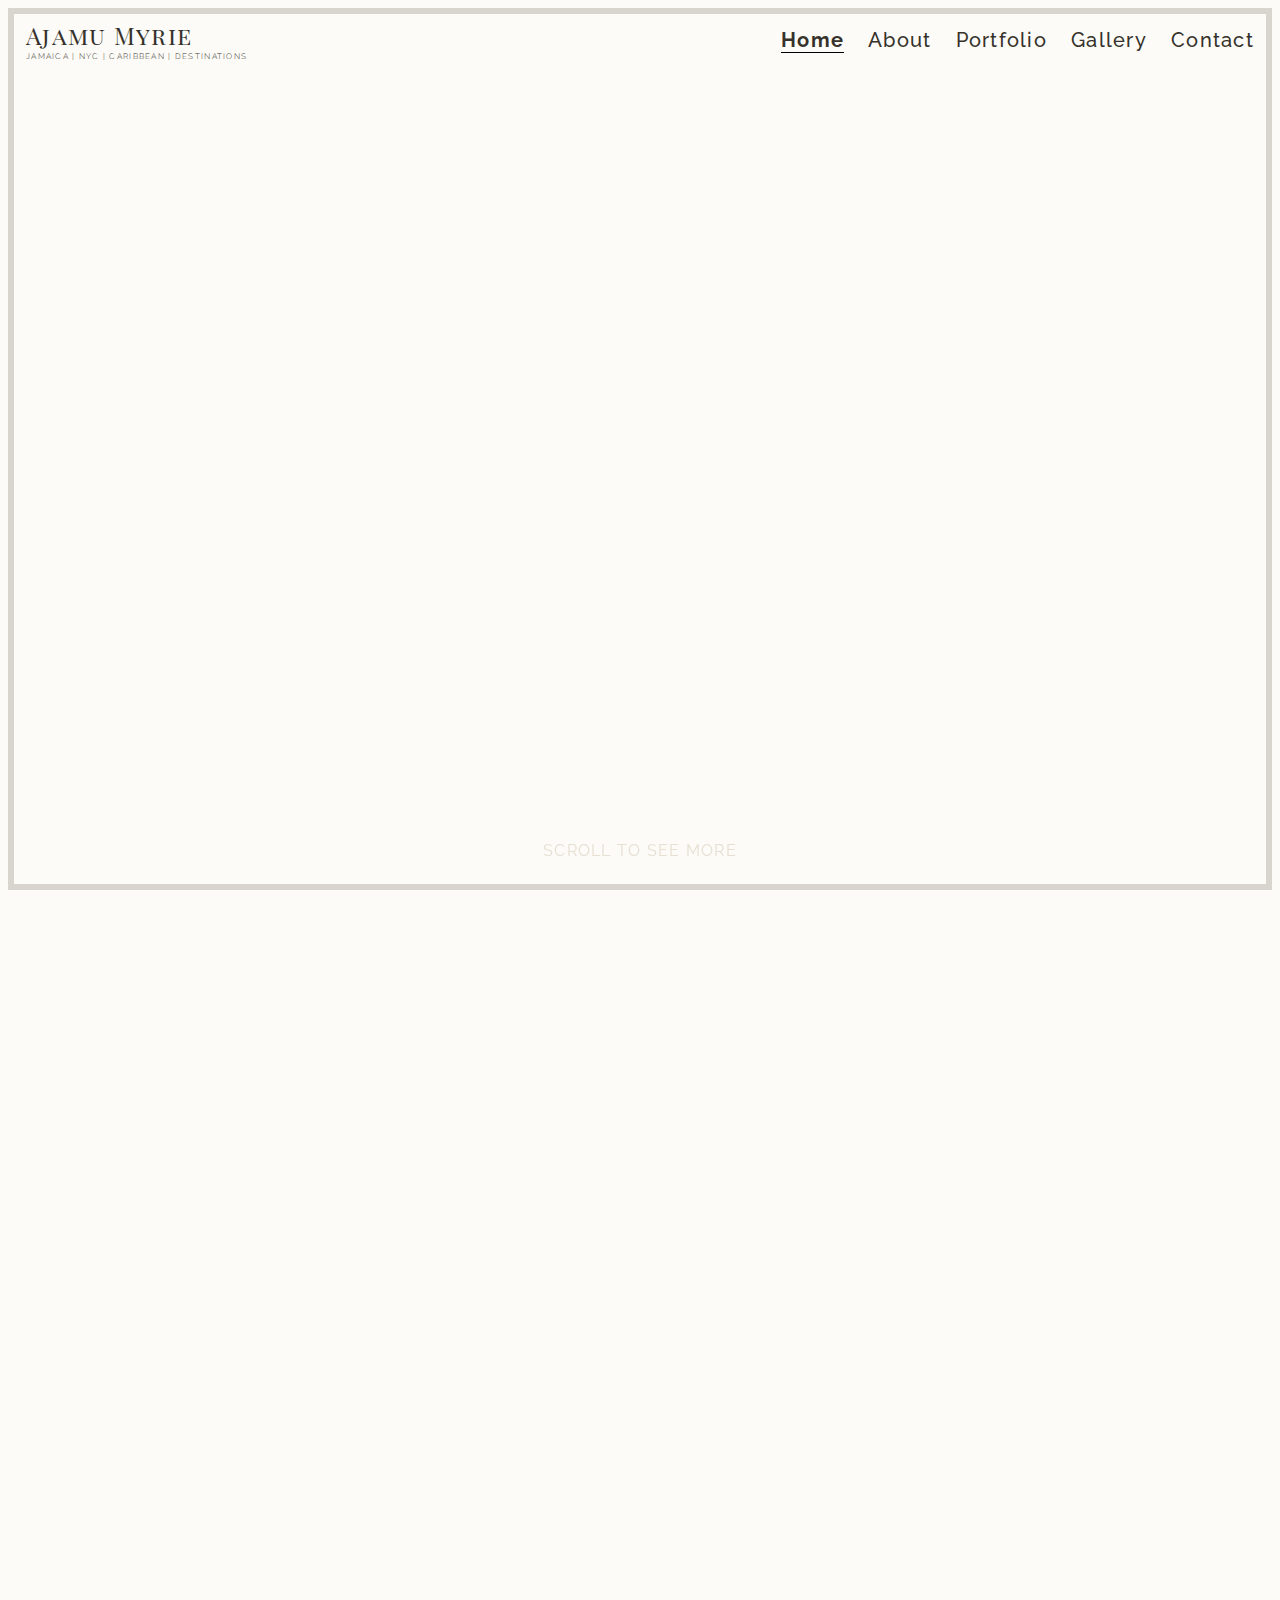
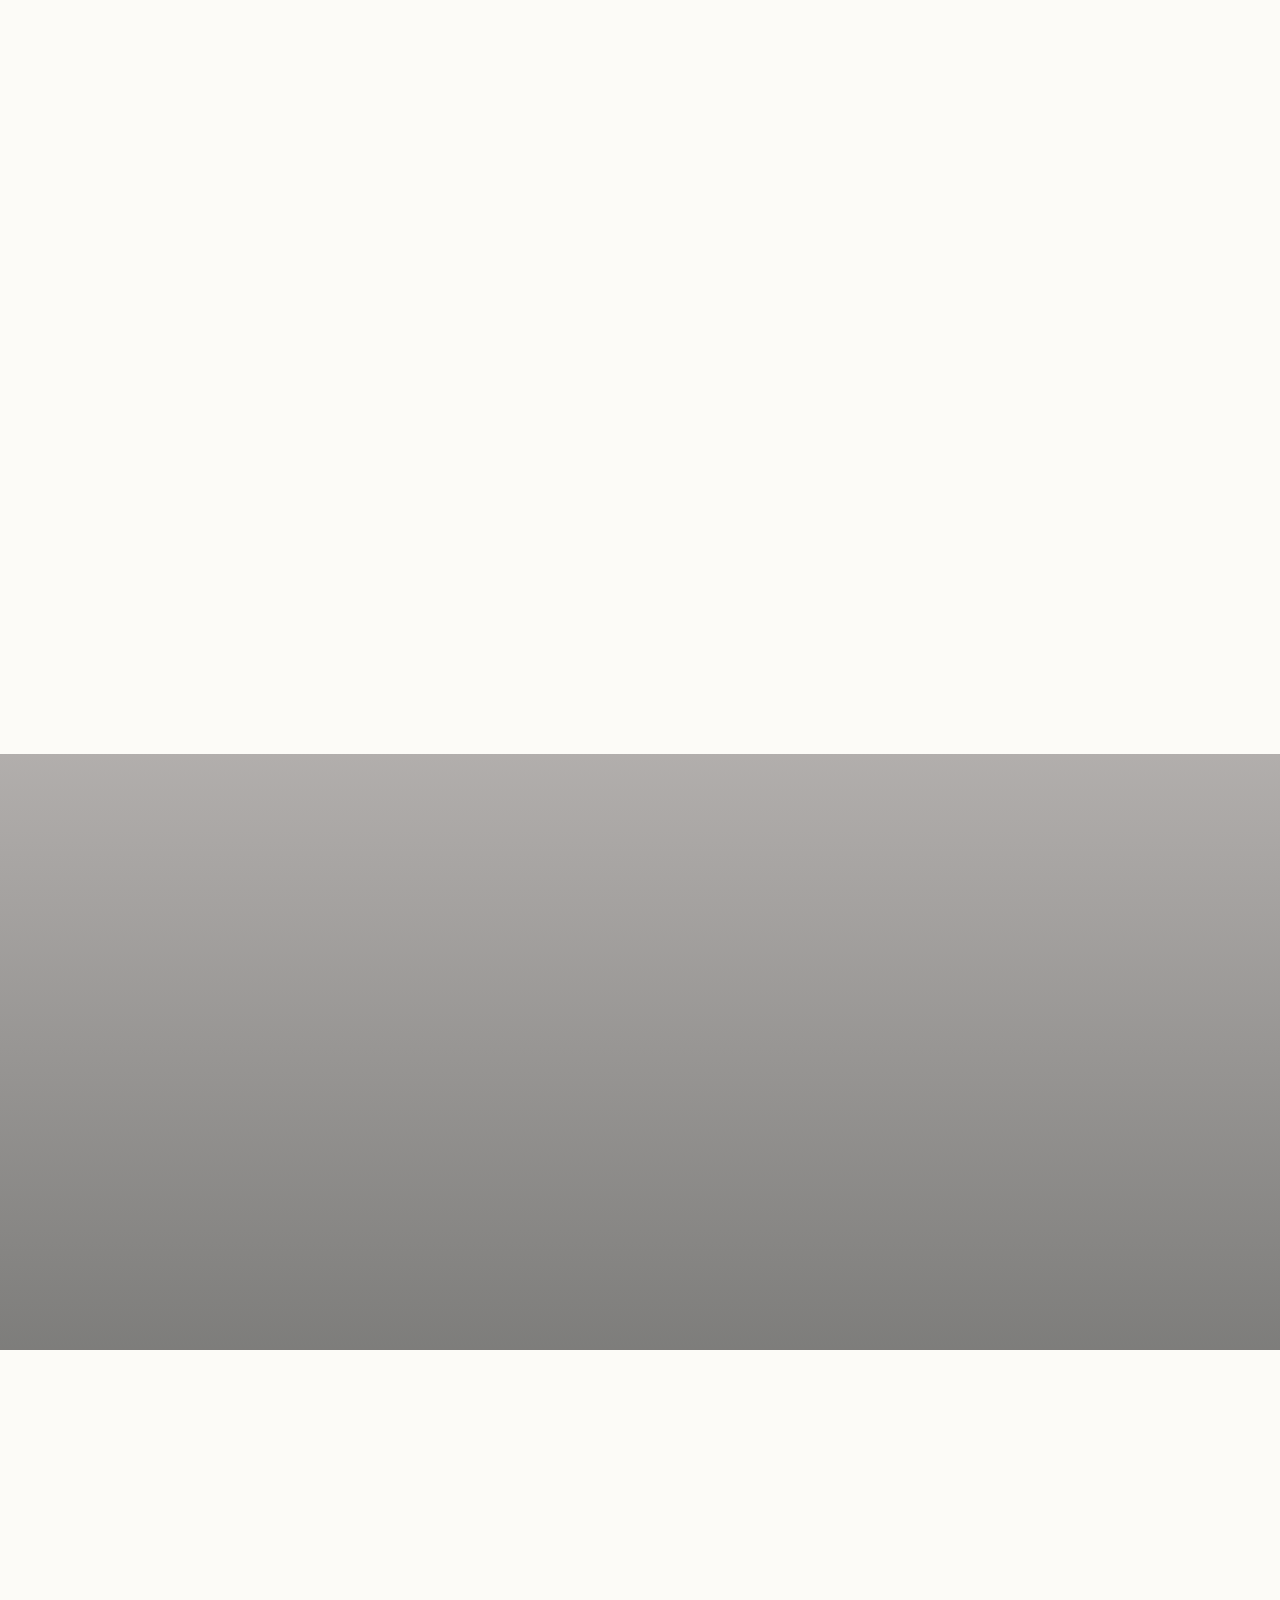
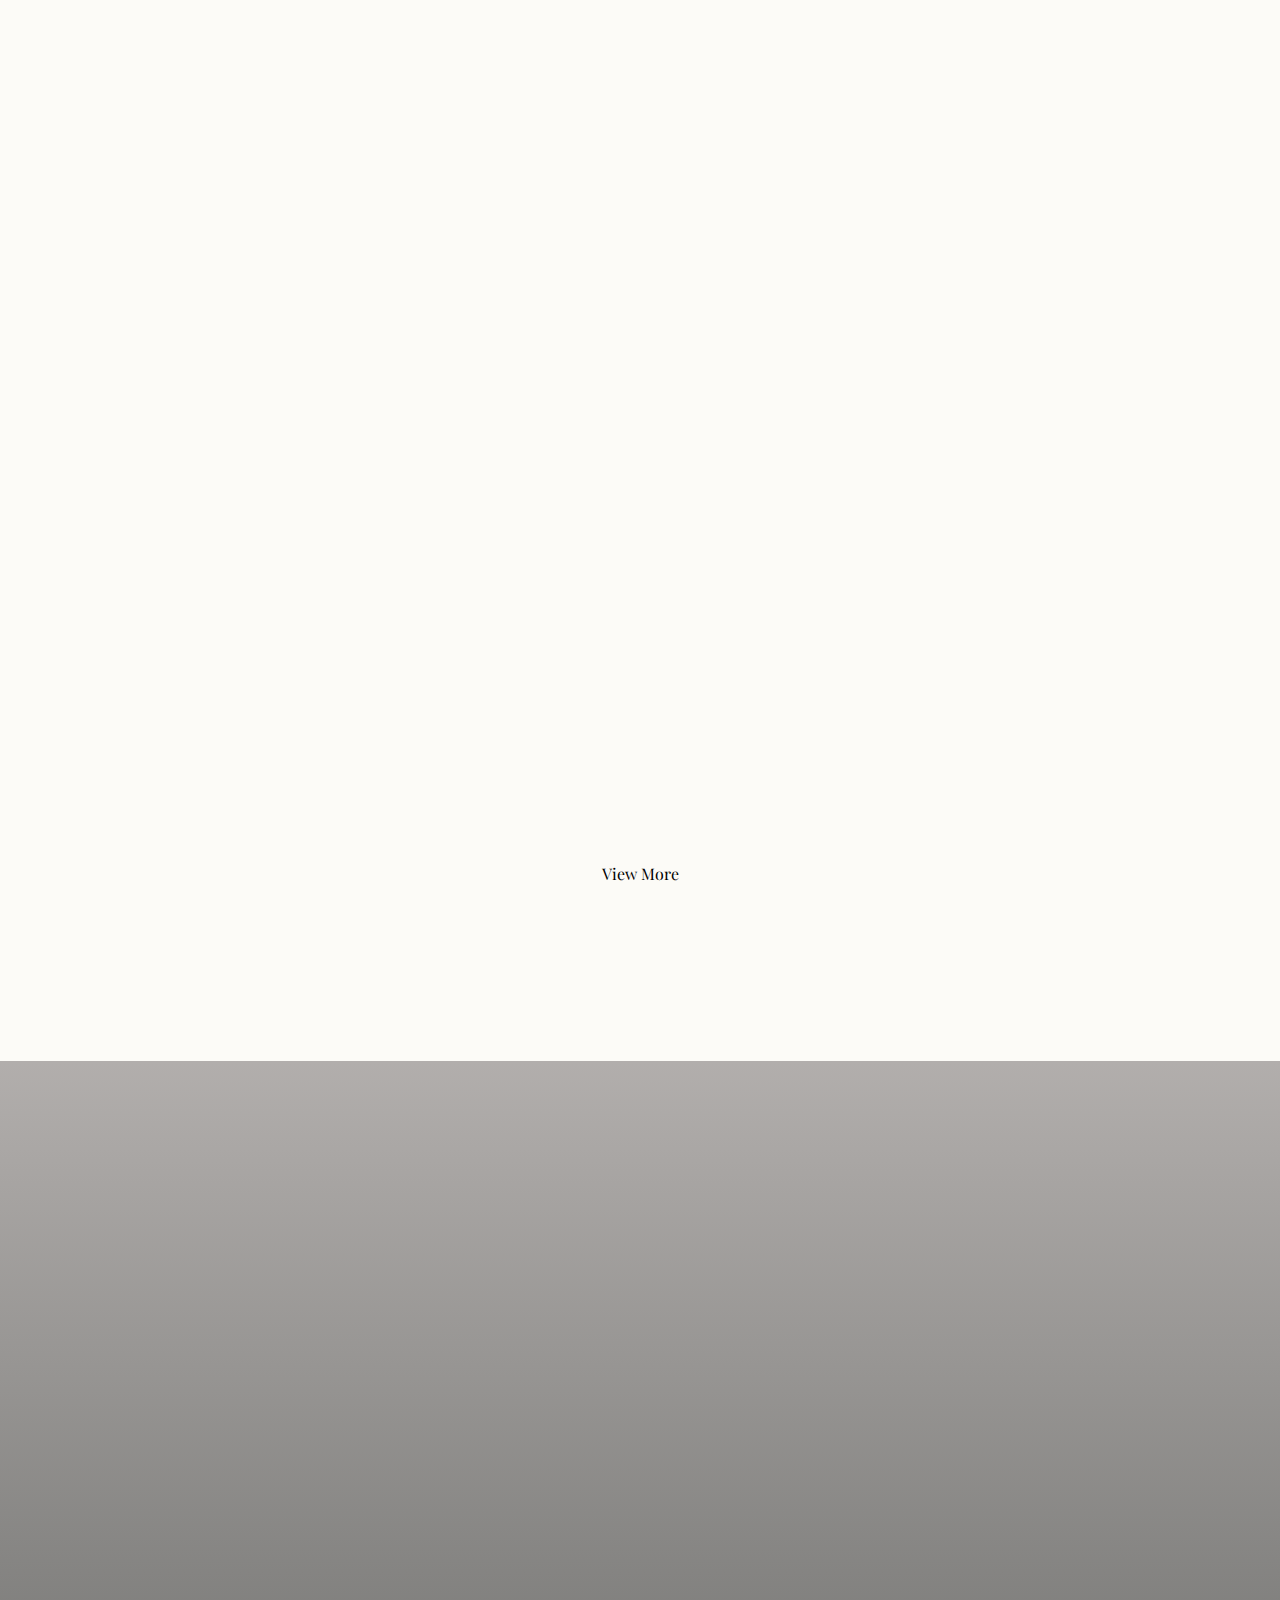
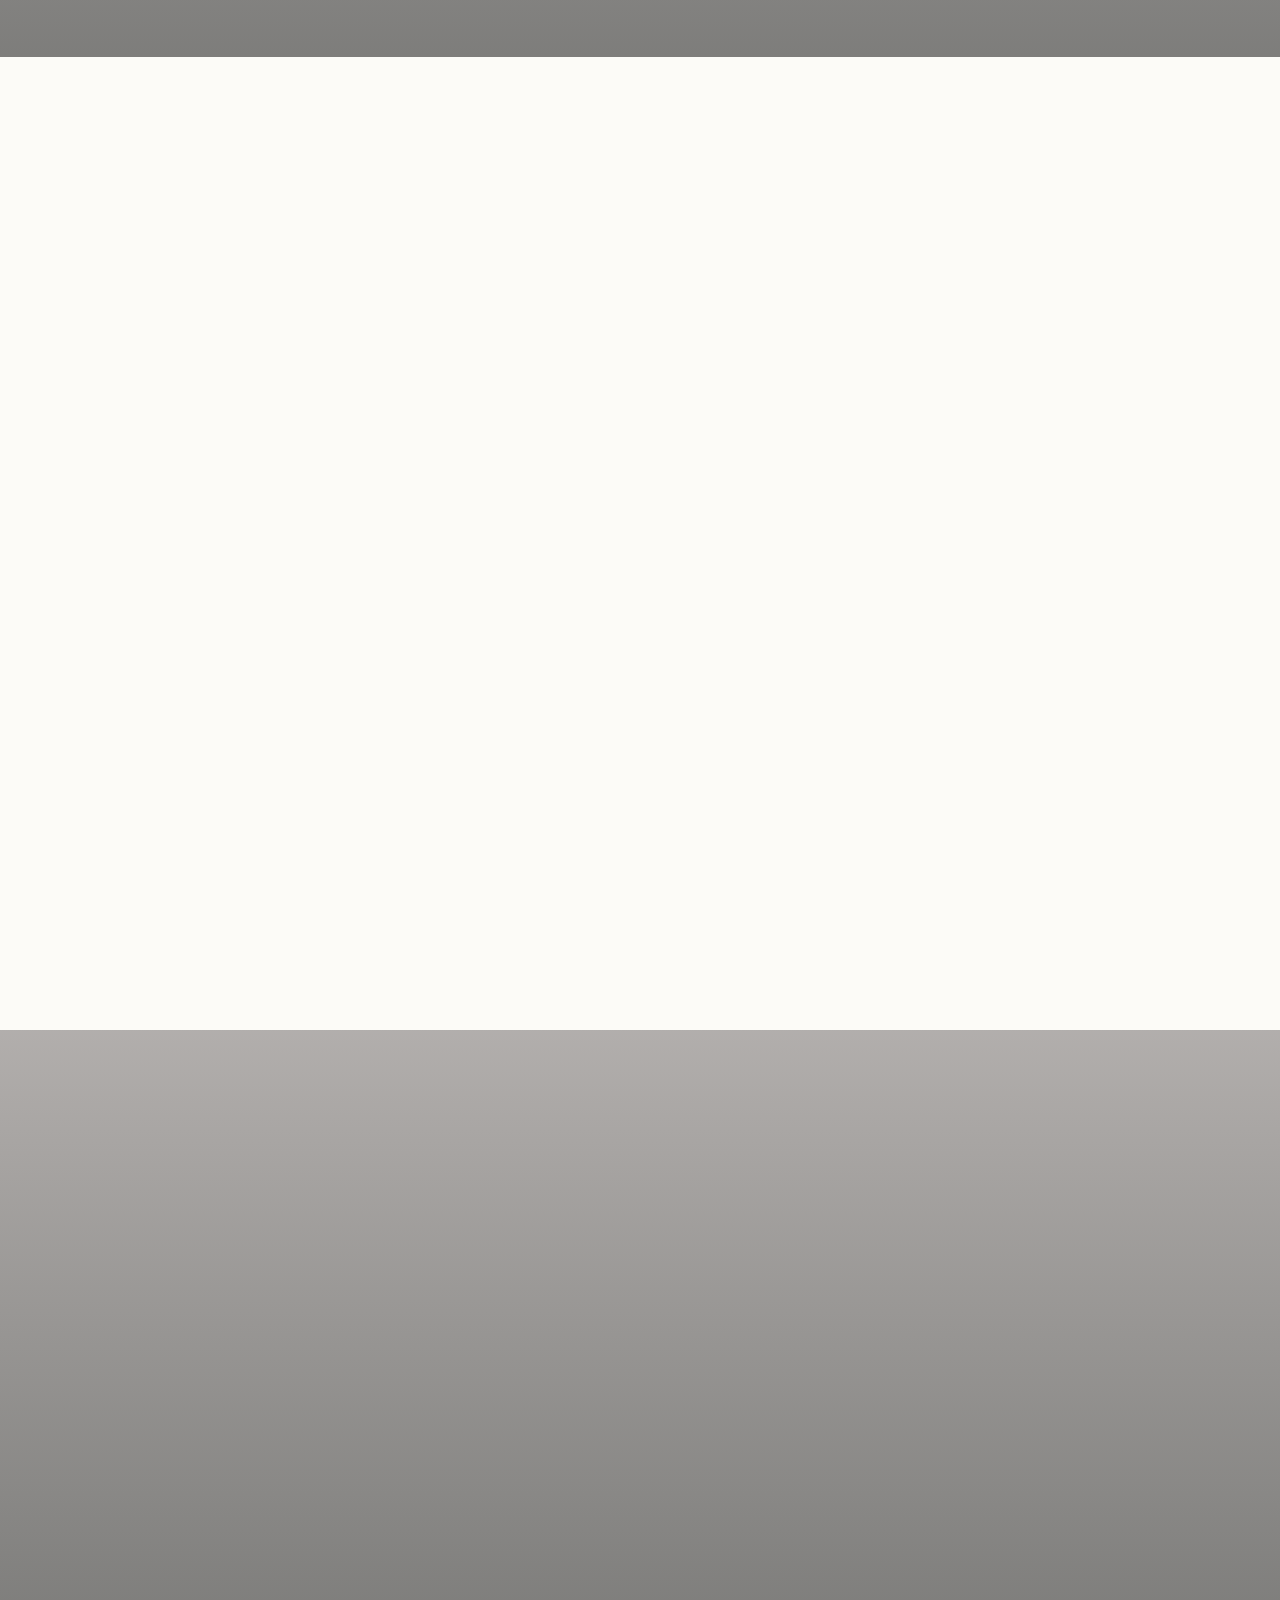
<file: index.html>
<!DOCTYPE html>
<html lang="en">
    <head>
        <meta charset="UTF-8">
        <meta name="viewport" content="width=device-width, initial-scale=1.0">
        <link rel="stylesheet" href="css/styles.css">
        <link rel="preconnect" href="https://fonts.googleapis.com">
        <link rel="preconnect" href="https://fonts.gstatic.com" crossorigin>
        <link href="https://fonts.googleapis.com/css2?family=Playfair+Display+SC&family=Playfair+Display:ital@0;1&family=Raleway:ital,wght@0,100..900;1,100..900&display=swap" rel="stylesheet">
        <script src="js/scripts.js" defer></script>
        <title>Ajamu Photography</title>
    </head>
    <body>
        <div class="wrapper">
            <!-- header section start -->
            <header>
                <div class="logo">
                    <a href="#"><span class="logo-link">Ajamu Myrie</span></a>
                    <span class="logo-text">Jamaica | Nyc | Caribbean | Destinations</span>
                </div>
                <button class="nav-toggle">
                    <svg xmlns="http://www.w3.org/2000/svg" height="18" width="18" viewBox="0 0 18 18">
                        <title>minus</title>
                        <g fill="#212121" class="nc-icon-wrapper">
                            <path stroke-linecap="round" stroke-linejoin="round" stroke-width="1.5" fill="none" stroke="#212121" class="nc-icon-wrapper" d="M-3.25 3.5L17.75 3.5"></path>
                            <path stroke-linecap="round" stroke-linejoin="round" stroke-width="1.5" fill="none" stroke="#212121" class="nc-icon-wrapper" d="M3.25 9L17.75 9"></path>
                            <path stroke-linecap="round" stroke-linejoin="round" stroke-width="1.5" fill="none" stroke="#212121" class="nc-icon-wrapper" d="M-3.25 14.5L17.75 14.5"></path>
                        </g>
                    </svg>
                </button>
                <nav class="header-nav-cont" data-visible="false"> <!-- 'data-visible' used to manipulate the javascript and css to show/hide nav on click -->
                    <div class="menu-header">
                        <span class="menu-logo">Ajamu Myrie</span>
                        <span class="menu-text">Grace | Elegance | Style</span>
                    </div>
                    <ul class="header-nav">
                        <li class="nav-top-li">
                            <a class="active-page" href="#">Home</a> <!-- refator css to remove margin without this class added -->
                        </li>
                        <li>
                            <a href="about.html">About</a>
                        </li>
                        <li>
                            <a href="portfolio.html">Portfolio</a>
                        </li>
                        <li class="nav-middle-li"> <!-- refator css to add margin without this class added -->
                            <a href="gallery.html">Gallery</a>
                        </li>
                        <li class="nav-bottom-li"> <!-- refator css to remove bottom border without this class added -->
                            <a href="contact.html">Contact</a>
                        </li>
                    </ul>
                    <div class="menu-contact">
                        <a class="menu-btn" href="contact.html">
                            <div class="btn-text-cont">
                                <p>Get In Touch</p>
                            </div>
                        </a>
                        <a class="instagram-logo" href="https://www.instagram.com/ajamuphoto/" target="_blank">
                            <svg xmlns="http://www.w3.org/2000/svg" height="18" width="18" viewBox="0 0 256 256">
                                <g style="stroke: none; stroke-width: 0; stroke-dasharray: none; stroke-linecap: butt; stroke-linejoin: miter; stroke-miterlimit: 10; fill: none; fill-rule: nonzero; opacity: 1;" transform="translate(1.4065934065934016 1.4065934065934016) scale(2.81 2.81)" >
                                    <path d="M 62.263 90 H 27.738 C 12.443 90 0 77.557 0 62.263 V 27.738 C 0 12.443 12.443 0 27.738 0 h 34.525 C 77.557 0 90 12.443 90 27.738 v 34.525 C 90 77.557 77.557 90 62.263 90 z M 27.738 7 C 16.303 7 7 16.303 7 27.738 v 34.525 C 7 73.697 16.303 83 27.738 83 h 34.525 C 73.697 83 83 73.697 83 62.263 V 27.738 C 83 16.303 73.697 7 62.263 7 H 27.738 z" style="stroke: none; stroke-width: 1; stroke-dasharray: none; stroke-linecap: butt; stroke-linejoin: miter; stroke-miterlimit: 10; fill: rgb(0,0,0); fill-rule: nonzero; opacity: 1;" transform=" matrix(1 0 0 1 0 0) " stroke-linecap="round" />
                                    <path d="M 45.255 70.47 c -13.904 0 -25.215 -11.312 -25.215 -25.215 S 31.352 20.04 45.255 20.04 s 25.215 11.312 25.215 25.215 S 59.159 70.47 45.255 70.47 z M 45.255 27.04 c -10.044 0 -18.215 8.171 -18.215 18.215 c 0 10.044 8.171 18.215 18.215 18.215 c 10.044 0 18.215 -8.171 18.215 -18.215 C 63.471 35.211 55.3 27.04 45.255 27.04 z" style="stroke: none; stroke-width: 1; stroke-dasharray: none; stroke-linecap: butt; stroke-linejoin: miter; stroke-miterlimit: 10; fill: rgb(0,0,0); fill-rule: nonzero; opacity: 1;" transform=" matrix(1 0 0 1 0 0) " stroke-linecap="round" />
                                    <circle cx="70.557" cy="19.936999999999998" r="4.897" style="stroke: none; stroke-width: 1; stroke-dasharray: none; stroke-linecap: butt; stroke-linejoin: miter; stroke-miterlimit: 10; fill: rgb(0,0,0); fill-rule: nonzero; opacity: 1;" transform="  matrix(1 0 0 1 0 0) "/>
                                </g>
                            </svg>
                        </a>
                    </div>
                </nav>
            </header>
            <!-- header section end -->
            <!-- main section start -->
            <main>
                <!-- hero section start -->
                <section class="hero">
                    <div class="hero-img hero-animation">
                        <div class="hero-text-cont">
                            <span class="hero-text">Scroll To See More</span>
                            <div class="hero-arrow">
                                <svg xmlns="http://www.w3.org/2000/svg" height="18" width="18" viewBox="0 0 18 18" style="transform: rotate(180deg)">
                                    <title>chevron up</title>
                                    <g fill="#E6DFD2" class="nc-icon-wrapper">
                                        <polyline points="2.75 11.5 9 5.25 15.25 11.5" fill="none" stroke="#E6DFD2" stroke-linecap="round" stroke-linejoin="round" stroke-width="1.5"></polyline>
                                    </g>
                                </svg>
                            </div>
                        </div>
                    </div>
                </section>
                <!-- hero section end -->
                <!-- about section start -->
                <section class="about">
                    <div class="about-intro">
                        <div class="about-intro-img hidden slide-left"></div>
                        <div class="about-intro-text hidden">
                            <h1>Welcome To Ajamu Photography</h1>
                            <p class="about-intro-text-heading">Photographer & Storyteller</p>
                            <p class="about-intro-text-subheading">Jamaica. Nyc. Caribbean. Destinations</p>
                            <div class="about-intro-divider"></div>
                            <p class="about-intro-text-main">Beyond simply taking photos, photography is the art of composing a collection of memories, moments, and emotions that speak to the heart, mirroring the unbreakable bond shared by two souls.</p>
                        </div>
                    </div>
                    <div class="about-main">
                        <div class="about-main-img hidden slide-right"></div>
                        <div class="about-main-text hidden">
                            <h2>Ajamu Myrie</h2>
                            <p class="about-main-text-subheading">Destination Event Photographer</p>
                            <p class="about-main-text-main">With a focus on luxury destination events, Ajamu Myrie is a New York-based photographer, known for capturing authentic memories and elegant portraits.</p>
                            <p class="about-main-text-quote">“An event should be enjoyed, not treated like a staged photoshoot. Our approach to capturing editorial style portraits eliminates the need for lengthy posing sessions. Let's honor the true spirit of your day.”</p>
                            <a class="about-main-btn" href="about.html">
                                <div class="about-main-btn-text-cont">
                                    <p>Read More</p>
                                    <svg class="svg-arrow" xmlns="http://www.w3.org/2000/svg" height="18" width="18" viewBox="0 0 18 18" style="transform: rotate(90deg)">
                                        <title>chevron up</title>
                                        <g fill="#212121" class="nc-icon-wrapper">
                                            <polyline points="2.75 11.5 9 5.25 15.25 11.5" fill="none" stroke="#212121" stroke-linecap="round" stroke-linejoin="round" stroke-width="1.5"></polyline>
                                        </g>
                                    </svg>
                                </div>
                            </a>
                        </div>
                    </div>
                </section>
                <!-- about section end -->
                <!-- background divider section ***NOTE*** find semantic equivalent for section-->
                <section class="background-divider-1">
                    <div class="background-divider-testimonial-1"></div>
                </section>
                <!-- background divider section end -->
                <!-- featured work section -->
                <section class="featured">
                    <div class="featured-intro hidden slide-down">
                        <h2>Featured Work</h2>
                        <p class="featured-intro-subheading">Select a Story</p>
                        <p class="featured-intro-text">Our vision is to film your special day as a beautifully crafted narrative, co-created with you, and ready to be shared with the world. We aim to tell your story with sophistication and charm. Below you can view some of my previous stories.</p>
                        <div class="featured-intro-img"></div>
                    </div>
                    <div class="featured-cont hidden slide-right">
                        <div class="featured-highlight hidden">
                            <a href="client-pages/example.html" target="_blank"><div class="featured-highlight-img featured-img-1"></div></a>
                            <div class="featured-highlight-title-cont">
                                <div class="unlocked">
                                    <svg xmlns="http://www.w3.org/2000/svg" height="18" width="18" viewBox="0 0 18 18">
                                        <title>lock open white</title>
                                        <g class="nc-icon-wrapper" fill="none" stroke="#212121" stroke-width="1.5">
                                            <path d="M7.25,8.25v-3.25c0-1.795-1.455-3.25-3.25-3.25h0c-1.795,0-3.25,1.455-3.25,3.25v1.25" stroke-linecap="round" stroke-linejoin="round" stroke="#212121"></path>
                                            <path stroke-linecap="round" stroke-linejoin="round" stroke="#212121" d="M9.5 11.75L9.5 12.75"></path>
                                            <rect x="3.75" y="8.25" width="11.5" height="8" rx="2" ry="2" stroke-linecap="round" stroke-linejoin="round"></rect>
                                        </g>
                                    </svg>
                                </div>
                                <a href="client-pages/example.html" target="_blank">
                                    <h3 class="featured-highlight-title">Tuscany Romance Siena, Italy</h3>
                                </a>
                            </div>
                            <p class="featured-highlight-text">Stephanie + Jon</p>
                        </div>
                        <div class="featured-highlight staggered-slide hidden slide-right">
                            <a href="php/login.php" target="_blank"><div class="featured-highlight-img featured-img-2"></div></a>
                            <div class="featured-highlight-title-cont">
                                <div class="locked">
                                    <svg xmlns="http://www.w3.org/2000/svg" height="18" width="18" viewBox="0 0 18 18">
                                        <title>lock white</title>
                                        <g class="nc-icon-wrapper" fill="none" stroke="#212121" stroke-width="1.5">
                                            <path d="M5.75,8.25v-3.25c0-1.795,1.455-3.25,3.25-3.25h0c1.795,0,3.25,1.455,3.25,3.25v3.25" stroke-linecap="round" stroke-linejoin="round" stroke="#212121"></path>
                                            <path stroke-linecap="round" stroke-linejoin="round" stroke="#212121" d="M9 11.75L9 12.75"></path>
                                            <rect x="3.25" y="8.25" width="11.5" height="8" rx="2" ry="2" stroke-linecap="round" stroke-linejoin="round"></rect>
                                        </g>
                                    </svg>
                                </div>
                                <a href="php/login.php" target="_blank">
                                    <h3 class="featured-highlight-title">Chic Private Wedding Club</h3>
                                </a>
                            </div>
                            <p class="featured-highlight-text">Alex + James</p>
                        </div>
                        <div class="featured-highlight staggered-slide hidden slide-right">
                            <a href="php/login.php" target="_blank"><div class="featured-highlight-img featured-img-3"></div></a>
                            <div class="featured-highlight-title-cont">
                                <div class="locked">
                                    <svg xmlns="http://www.w3.org/2000/svg" height="18" width="18" viewBox="0 0 18 18">
                                        <title>lock white</title>
                                        <g class="nc-icon-wrapper" fill="none" stroke="#212121" stroke-width="1.5">
                                            <path d="M5.75,8.25v-3.25c0-1.795,1.455-3.25,3.25-3.25h0c1.795,0,3.25,1.455,3.25,3.25v3.25" stroke-linecap="round" stroke-linejoin="round" stroke="#212121"></path>
                                            <path stroke-linecap="round" stroke-linejoin="round" stroke="#212121" d="M9 11.75L9 12.75"></path>
                                            <rect x="3.25" y="8.25" width="11.5" height="8" rx="2" ry="2" stroke-linecap="round" stroke-linejoin="round"></rect>
                                        </g>
                                    </svg>
                                </div>
                                <a href="php/login.php" target="_blank">
                                    <h3 class="featured-highlight-title">Riverbend Kohler, WI Wedding</h3>
                                </a>
                            </div>
                            <p class="featured-highlight-text">Emily + Mike</p>
                        </div>
                        <div class="featured-highlight staggered-slide hidden slide-right">
                            <a href="php/login.php" target="_blank"><div class="featured-highlight-img featured-img-4"></div></a>
                            <div class="featured-highlight-title-cont">
                                <div class="locked">
                                    <svg xmlns="http://www.w3.org/2000/svg" height="18" width="18" viewBox="0 0 18 18">
                                        <title>lock white</title>
                                        <g class="nc-icon-wrapper" fill="none" stroke="#212121" stroke-width="1.5">
                                            <path d="M5.75,8.25v-3.25c0-1.795,1.455-3.25,3.25-3.25h0c1.795,0,3.25,1.455,3.25,3.25v3.25" stroke-linecap="round" stroke-linejoin="round" stroke="#212121"></path>
                                            <path stroke-linecap="round" stroke-linejoin="round" stroke="#212121" d="M9 11.75L9 12.75"></path>
                                            <rect x="3.25" y="8.25" width="11.5" height="8" rx="2" ry="2" stroke-linecap="round" stroke-linejoin="round"></rect>
                                        </g>
                                    </svg>
                                </div>
                                <a href="php/login.php" target="_blank">
                                    <h3 class="featured-highlight-title">Elegant Mexico Wedding</h3>
                                </a>
                            </div>
                            <p class="featured-highlight-text">Kindal + Mike</p>
                        </div>
                        <div class="featured-highlight staggered-slide hidden slide-right">
                            <a href="php/login.php" target="_blank"><div class="featured-highlight-img featured-img-5"></div></a>
                            <div class="featured-highlight-title-cont">
                                <div class="locked">
                                    <svg xmlns="http://www.w3.org/2000/svg" height="18" width="18" viewBox="0 0 18 18">
                                        <title>lock white</title>
                                        <g class="nc-icon-wrapper" fill="none" stroke="#212121" stroke-width="1.5">
                                            <path d="M5.75,8.25v-3.25c0-1.795,1.455-3.25,3.25-3.25h0c1.795,0,3.25,1.455,3.25,3.25v3.25" stroke-linecap="round" stroke-linejoin="round" stroke="#212121"></path>
                                            <path stroke-linecap="round" stroke-linejoin="round" stroke="#212121" d="M9 11.75L9 12.75"></path>
                                            <rect x="3.25" y="8.25" width="11.5" height="8" rx="2" ry="2" stroke-linecap="round" stroke-linejoin="round"></rect>
                                        </g>
                                    </svg>
                                </div>
                                <a href="php/login.php" target="_blank">
                                    <h3 class="featured-highlight-title">Luxury chicago Wedding At The University Club</h3>
                                </a>
                            </div>
                            <p class="featured-highlight-text">Elizabeth + James</p>
                        </div>
                        <div class="featured-highlight staggered-slide hidden slide-right">
                            <a href="php/login.php" target="_blank"><div class="featured-highlight-img featured-img-6"></div></a>
                            <div class="featured-highlight-title-cont">
                                <div class="locked">
                                    <svg xmlns="http://www.w3.org/2000/svg" height="18" width="18" viewBox="0 0 18 18">
                                        <title>lock white</title>
                                        <g class="nc-icon-wrapper" fill="none" stroke="#212121" stroke-width="1.5">
                                            <path d="M5.75,8.25v-3.25c0-1.795,1.455-3.25,3.25-3.25h0c1.795,0,3.25,1.455,3.25,3.25v3.25" stroke-linecap="round" stroke-linejoin="round" stroke="#212121"></path>
                                            <path stroke-linecap="round" stroke-linejoin="round" stroke="#212121" d="M9 11.75L9 12.75"></path>
                                            <rect x="3.25" y="8.25" width="11.5" height="8" rx="2" ry="2" stroke-linecap="round" stroke-linejoin="round"></rect>
                                        </g>
                                    </svg>
                                </div>
                                <a href="php/login.php" target="_blank">
                                    <h3 class="featured-highlight-title">Romantic Country Club Wedding</h3>
                                </a>
                            </div>
                            <p class="featured-highlight-text">Reggie + Xavier</p>
                        </div>
                    </div>
                    <button id="view-more" class="view-more-btn">View More</button>
                </section>
                <!-- featured work section end -->
                <!-- background divider section ***NOTE*** find semantic equivalent for section-->
                <section class="background-divider-2">
                    <div class="background-divider-testimonial-2"></div>
                </section>
                <!-- background divider section end -->
                <!-- portfolio highlights section start -->
                <section class="portfolio">
                    <div class="portfolio-highlights hidden">
                        <div class="portfolio-highlights-heading-cont">
                            <p class="portfolio-highlights-text-subheading">Signature Work</p>
                            <h2>Portfolio Highlights</h2>
                        </div>
                        <div class="portfolio-carousel-cont">
                            <button id="carousel-btn-left" class="portfolio-carousel-btn carousel-btn-left">
                                <svg xmlns="http://www.w3.org/2000/svg" height="18" width="18" viewBox="0 0 18 18" style="transform: rotate(-90deg)">
                                    <title>chevron up</title>
                                    <g fill="#212121" class="nc-icon-wrapper">
                                        <polyline points="2.75 11.5 9 5.25 15.25 11.5" fill="none" stroke="#212121" stroke-linecap="round" stroke-linejoin="round" stroke-width="1.5"></polyline>
                                    </g>
                                </svg>
                            </button> <!-- update all 'text' links to 'svg' elements or img -->
                            <div class="portfolio-highlights-img">
                                <ul id="carousel-track" class="portfolio-carousel-track">
                                    <li class="portfolio-carousel-slide current-slide">
                                        <div class="portfolio-highlights-carousel-img portfolio-img-1"></div>
                                    </li>
                                    <li class="portfolio-carousel-slide scale-slide">
                                        <div class="portfolio-highlights-carousel-img portfolio-img-2"></div>
                                    </li>
                                    <li class="portfolio-carousel-slide scale-slide">
                                        <div class="portfolio-highlights-carousel-img portfolio-img-3"></div>
                                    </li>
                                    <li class="portfolio-carousel-slide scale-slide">
                                        <div class="portfolio-highlights-carousel-img portfolio-img-4"></div>
                                    </li>
                                    <li class="portfolio-carousel-slide scale-slide">
                                        <div class="portfolio-highlights-carousel-img portfolio-img-5"></div>
                                    </li>
                                </ul>
                            </div>
                            <button id="carousel-btn-right" class="portfolio-carousel-btn carousel-btn-right">
                                <svg xmlns="http://www.w3.org/2000/svg" height="18" width="18" viewBox="0 0 18 18" style="transform: rotate(90deg)">
                                    <title>chevron up</title>
                                    <g fill="#212121" class="nc-icon-wrapper">
                                        <polyline points="2.75 11.5 9 5.25 15.25 11.5" fill="none" stroke="#212121" stroke-linecap="round" stroke-linejoin="round" stroke-width="1.5"></polyline>
                                    </g>
                                </svg>
                            </button>  <!-- update all 'text' links to 'svg' elements or img -->
                            <div class="portfolio-carousel-nav">
                                <button class="carousel-indicator current-slide"></button>
                                <button class="carousel-indicator"></button>
                                <button class="carousel-indicator"></button>
                                <button class="carousel-indicator"></button>
                                <button class="carousel-indicator"></button>
                            </div>
                        </div>
                        <p class="portfolio-highlights-text">As an event photographer, I've captured countless memorable images over the years. Click below to see some of my personal favorites or inquire about viewing full galleries.</p>
                        <a class="portfolio-highlights-btn" href="portfolio.html">
                            <div class="btn-text-cont">
                                <p>View Portfolio</p>
                            </div>
                        </a>
                    </div>
                </section>
                <!-- portfolio highlights section end -->
                <!-- background divider section ***NOTE*** find semantic equivalent for section-->
                <section class="background-divider-3">
                    <div class="background-divider-testimonial-3"></div>
                </section>
                <!-- background divider section end -->
                <!-- contact section start -->
                <section class="contact">
                    <div class="contact-text hidden slide-down">
                        <h2>Ajamu Photagraphy</h2>
                        <p class="contact-text-main">Event Photographer and Storyteller. Follow me on Instagram <span class="social-handle">@ajamuphotos</span></p>
                    </div>
                    <div class="contact-cont hidden slide-down">
                        <div class="instagram-preview-cont">
                            <div class="instagram-preview preview-1 hidden slide-right"></div>
                            <div class="instagram-preview preview-2 hidden slide-right"></div>
                            <div class="instagram-preview preview-3 hidden slide-right"></div>
                            <div class="instagram-preview preview-4 hidden slide-right"></div>
                            <div class="instagram-preview preview-1 hidden slide-right"></div>
                            <div class="instagram-preview preview-2 hidden slide-right"></div>
                            <div class="instagram-preview preview-3 hidden slide-right"></div>
                            <div class="instagram-preview preview-4 hidden slide-right"></div>
                            <div class="instagram-preview preview-1 hidden slide-right"></div>
                            <div class="instagram-preview preview-2 hidden slide-right"></div>
                            <div class="instagram-preview preview-3 hidden slide-right"></div>
                            <div class="instagram-preview preview-4 hidden slide-right"></div>
                            <div class="instagram-preview preview-1 hidden slide-right"></div>
                            <div class="instagram-preview preview-2 hidden slide-right"></div>
                            <div class="instagram-preview preview-3 hidden slide-right"></div>
                            <div class="instagram-preview preview-4 hidden slide-right"></div>
                        </div>
                    </div>
                    <div class="footer-nav-cont hidden">
                        <a class="instagram-logo" href="https://www.instagram.com/ajamuphoto/" target="_blank">
                            <svg xmlns="http://www.w3.org/2000/svg" height="18" width="18" viewBox="0 0 256 256">
                                <g style="stroke: none; stroke-width: 0; stroke-dasharray: none; stroke-linecap: butt; stroke-linejoin: miter; stroke-miterlimit: 10; fill: none; fill-rule: nonzero; opacity: 1;" transform="translate(1.4065934065934016 1.4065934065934016) scale(2.81 2.81)" >
                                    <path d="M 62.263 90 H 27.738 C 12.443 90 0 77.557 0 62.263 V 27.738 C 0 12.443 12.443 0 27.738 0 h 34.525 C 77.557 0 90 12.443 90 27.738 v 34.525 C 90 77.557 77.557 90 62.263 90 z M 27.738 7 C 16.303 7 7 16.303 7 27.738 v 34.525 C 7 73.697 16.303 83 27.738 83 h 34.525 C 73.697 83 83 73.697 83 62.263 V 27.738 C 83 16.303 73.697 7 62.263 7 H 27.738 z" style="stroke: none; stroke-width: 1; stroke-dasharray: none; stroke-linecap: butt; stroke-linejoin: miter; stroke-miterlimit: 10; fill: rgb(0,0,0); fill-rule: nonzero; opacity: 1;" transform=" matrix(1 0 0 1 0 0) " stroke-linecap="round" />
                                    <path d="M 45.255 70.47 c -13.904 0 -25.215 -11.312 -25.215 -25.215 S 31.352 20.04 45.255 20.04 s 25.215 11.312 25.215 25.215 S 59.159 70.47 45.255 70.47 z M 45.255 27.04 c -10.044 0 -18.215 8.171 -18.215 18.215 c 0 10.044 8.171 18.215 18.215 18.215 c 10.044 0 18.215 -8.171 18.215 -18.215 C 63.471 35.211 55.3 27.04 45.255 27.04 z" style="stroke: none; stroke-width: 1; stroke-dasharray: none; stroke-linecap: butt; stroke-linejoin: miter; stroke-miterlimit: 10; fill: rgb(0,0,0); fill-rule: nonzero; opacity: 1;" transform=" matrix(1 0 0 1 0 0) " stroke-linecap="round" />
                                    <circle cx="70.557" cy="19.936999999999998" r="4.897" style="stroke: none; stroke-width: 1; stroke-dasharray: none; stroke-linecap: butt; stroke-linejoin: miter; stroke-miterlimit: 10; fill: rgb(0,0,0); fill-rule: nonzero; opacity: 1;" transform="  matrix(1 0 0 1 0 0) "/>
                                </g>
                            </svg>
                        </a>
                        <ul class="footer-nav">
                            <li>
                                <a href="#">Home</a>
                            </li>
                            <li>
                                <a href="about.html">About</a>
                            </li>
                            <li>
                                <a href="portfolio.html">Portfolio</a>
                            </li>
                            <li>
                                <a href="gallery.html">Gallery</a>
                            </li>
                            <li>
                                <a href="contact.html">Contact</a>
                            </li>
                        </ul>
                    </div>
                </section>
                <!-- contact section end -->
            </main>
            <!-- main section end -->
        </div>
    </body>
</html>
</file>
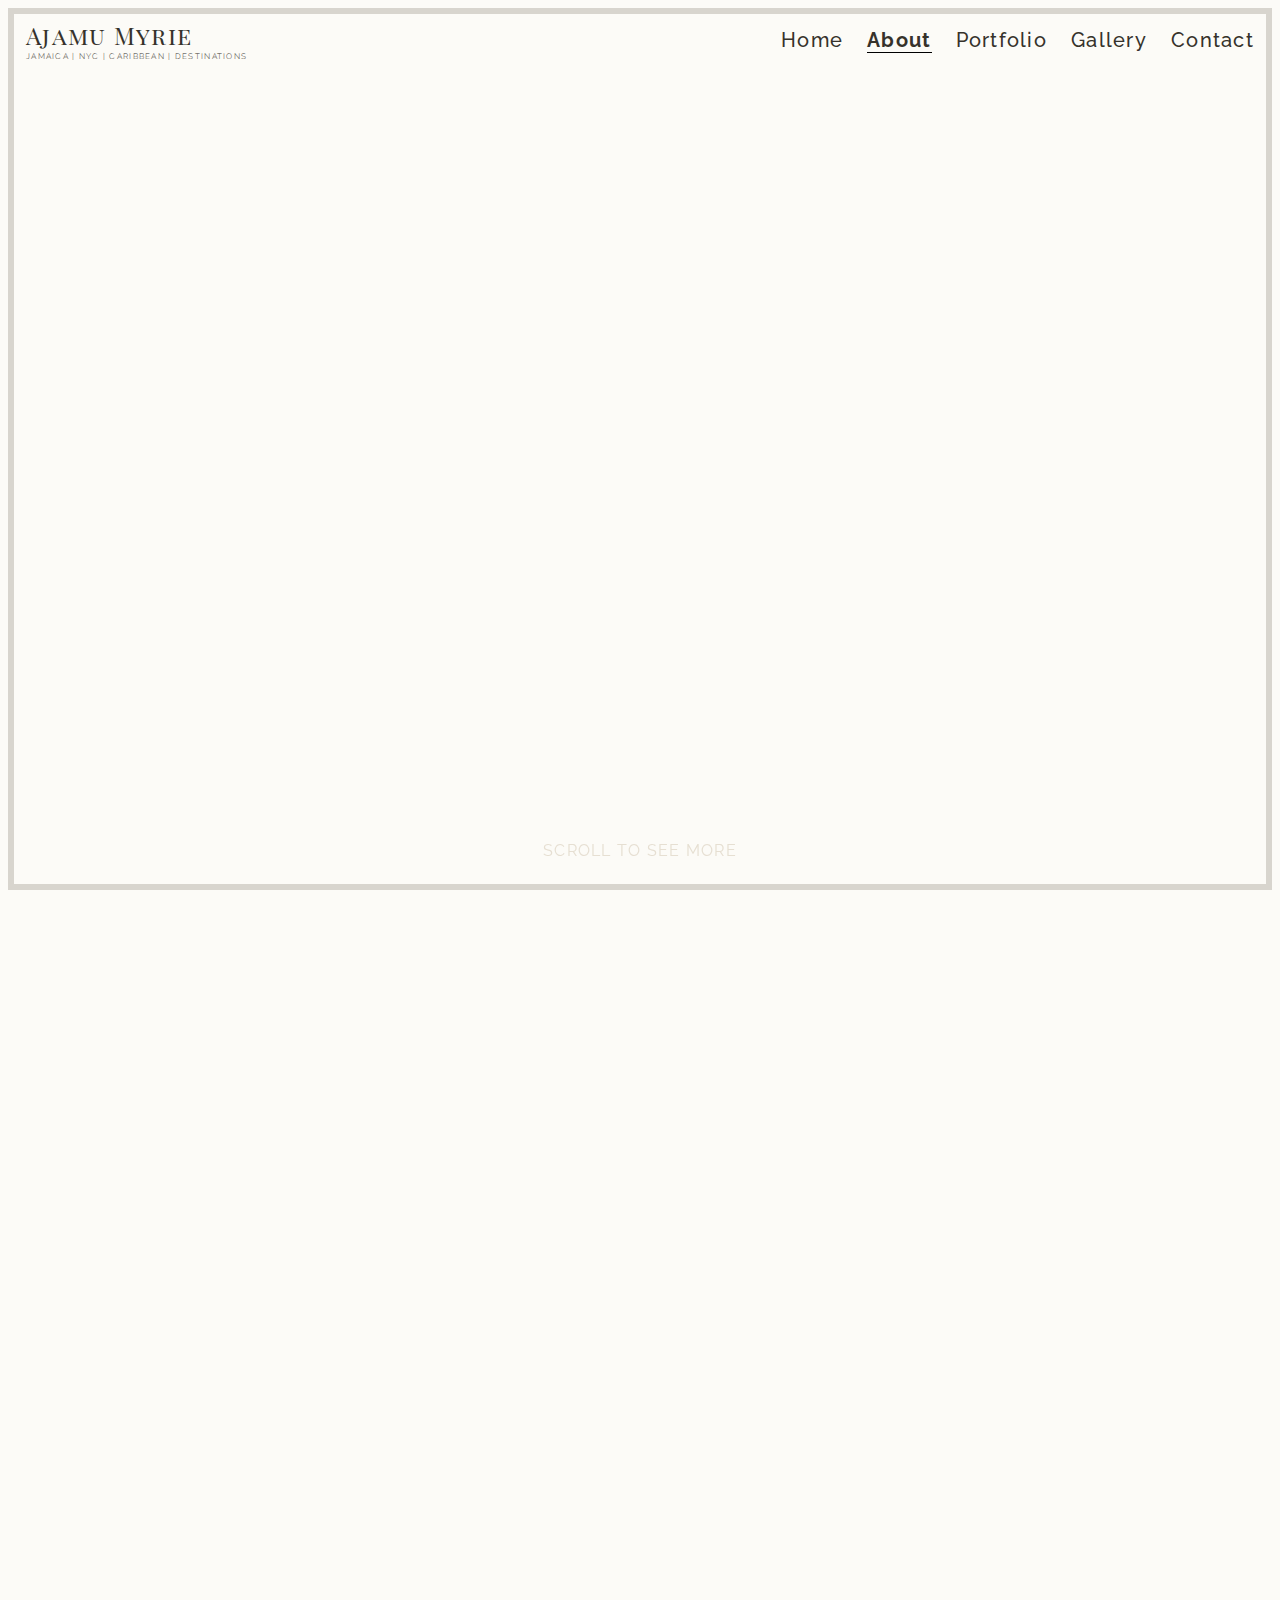
<file: about.html>
<!DOCTYPE html>
<html lang="en">
    <head>
        <meta charset="UTF-8">
        <meta name="viewport" content="width=device-width, initial-scale=1.0">
        <link rel="stylesheet" href="css/styles.css">
        <link rel="preconnect" href="https://fonts.googleapis.com">
        <link rel="preconnect" href="https://fonts.gstatic.com" crossorigin>
        <link href="https://fonts.googleapis.com/css2?family=Playfair+Display+SC&family=Playfair+Display:ital@0;1&family=Raleway:ital,wght@0,100..900;1,100..900&display=swap" rel="stylesheet">
        <script src="js/scripts.js" defer></script>
        <title>About | Ajamu Photography</title>
    </head>
    <body>
        <div class="wrapper">
            <!-- header section start -->
            <header>
                <div class="logo">
                    <a href="index.html"><span class="logo-link">Ajamu Myrie</span></a>
                    <span class="logo-text">Jamaica | Nyc | Caribbean | Destinations</span>
                </div>
                <button class="nav-toggle">
                    <svg xmlns="http://www.w3.org/2000/svg" height="18" width="18" viewBox="0 0 18 18">
                        <title>minus</title>
                        <g fill="#212121" class="nc-icon-wrapper">
                            <path stroke-linecap="round" stroke-linejoin="round" stroke-width="1.5" fill="none" stroke="#212121" class="nc-icon-wrapper" d="M-3.25 3.5L17.75 3.5"></path>
                            <path stroke-linecap="round" stroke-linejoin="round" stroke-width="1.5" fill="none" stroke="#212121" class="nc-icon-wrapper" d="M3.25 9L17.75 9"></path>
                            <path stroke-linecap="round" stroke-linejoin="round" stroke-width="1.5" fill="none" stroke="#212121" class="nc-icon-wrapper" d="M-3.25 14.5L17.75 14.5"></path>
                        </g>
                    </svg>
                </button>
                <nav class="header-nav-cont" data-visible="false"> <!-- 'data-visible' used to manipulate the javascript and css to show/hide nav on click -->
                    <div class="menu-header">
                        <span class="menu-logo">Ajamu Myrie</span>
                        <span class="menu-text">Grace | Elegance | Style</span>
                    </div>
                    <ul class="header-nav">
                        <li class="nav-top-li">
                            <a href="index.html">Home</a> <!-- refator css to remove margin without this class added -->
                        </li>
                        <li>
                            <a class="active-page" href="#">About</a>
                        </li>
                        <li>
                            <a href="portfolio.html">Portfolio</a>
                        </li>
                        <li class="nav-middle-li"> <!-- refator css to add margin without this class added -->
                            <a href="gallery.html">Gallery</a>
                        </li>
                        <li class="nav-bottom-li"> <!-- refator css to remove bottom border without this class added -->
                            <a href="contact.html">Contact</a>
                        </li>
                    </ul>
                    <div class="menu-contact">
                        <a class="menu-btn" href="contact.html">
                            <div class="btn-text-cont">
                                <p>Get In Touch</p>
                            </div>
                        </a>
                        <a class="instagram-logo" href="https://www.instagram.com/ajamuphoto/" target="_blank">
                            <svg xmlns="http://www.w3.org/2000/svg" height="18" width="18" viewBox="0 0 256 256">
                                <g style="stroke: none; stroke-width: 0; stroke-dasharray: none; stroke-linecap: butt; stroke-linejoin: miter; stroke-miterlimit: 10; fill: none; fill-rule: nonzero; opacity: 1;" transform="translate(1.4065934065934016 1.4065934065934016) scale(2.81 2.81)" >
                                    <path d="M 62.263 90 H 27.738 C 12.443 90 0 77.557 0 62.263 V 27.738 C 0 12.443 12.443 0 27.738 0 h 34.525 C 77.557 0 90 12.443 90 27.738 v 34.525 C 90 77.557 77.557 90 62.263 90 z M 27.738 7 C 16.303 7 7 16.303 7 27.738 v 34.525 C 7 73.697 16.303 83 27.738 83 h 34.525 C 73.697 83 83 73.697 83 62.263 V 27.738 C 83 16.303 73.697 7 62.263 7 H 27.738 z" style="stroke: none; stroke-width: 1; stroke-dasharray: none; stroke-linecap: butt; stroke-linejoin: miter; stroke-miterlimit: 10; fill: rgb(0,0,0); fill-rule: nonzero; opacity: 1;" transform=" matrix(1 0 0 1 0 0) " stroke-linecap="round" />
                                    <path d="M 45.255 70.47 c -13.904 0 -25.215 -11.312 -25.215 -25.215 S 31.352 20.04 45.255 20.04 s 25.215 11.312 25.215 25.215 S 59.159 70.47 45.255 70.47 z M 45.255 27.04 c -10.044 0 -18.215 8.171 -18.215 18.215 c 0 10.044 8.171 18.215 18.215 18.215 c 10.044 0 18.215 -8.171 18.215 -18.215 C 63.471 35.211 55.3 27.04 45.255 27.04 z" style="stroke: none; stroke-width: 1; stroke-dasharray: none; stroke-linecap: butt; stroke-linejoin: miter; stroke-miterlimit: 10; fill: rgb(0,0,0); fill-rule: nonzero; opacity: 1;" transform=" matrix(1 0 0 1 0 0) " stroke-linecap="round" />
                                    <circle cx="70.557" cy="19.936999999999998" r="4.897" style="stroke: none; stroke-width: 1; stroke-dasharray: none; stroke-linecap: butt; stroke-linejoin: miter; stroke-miterlimit: 10; fill: rgb(0,0,0); fill-rule: nonzero; opacity: 1;" transform="  matrix(1 0 0 1 0 0) "/>
                                </g>
                            </svg>
                        </a>
                    </div>
                </nav>
            </header>
            <!-- header section end -->
            <!-- main section start -->
            <main>
                <!-- hero section start -->
                <section class="hero">
                    <div class="hero-img about-me-hero-img hero-animation">
                        <div class="hero-text-cont">
                            <span class="hero-text">Scroll To See More</span>
                            <span class="hero-arrow">></span>
                        </div>
                    </div>
                </section>
                <!-- hero section end -->
                <!-- about me intro section start -->
                <section class="about-me-intro hidden">
                    <div class="about-me-img hidden slide-right">
                        <h1>About</h1>
                    </div>
                    <div class="about-me-text-cont">
                        <p class="about-me-text-heading">My Passion</p>
                        <p class="about-me-text-subheading">I'm dedicated to providing a memorable experience for people who seek more than just beautiful pictures.</p>
                        <p class="about-me-text-main">This occasion presents a once-in-a-lifetime opportunity for me to capture a fleeting moment in your story. If the thought of capturing artistic and candid portraits excites you, I am ready to make it a reality. If seeing your loved ones' happy faces in photos brings a smile to your own face, I am here to help you relive their joy.</p>
                    </div>
                </section>
                <!-- about me intro section end -->
                <!-- forever inspired by section start -->
                <section class="forever-inspired-by hidden">
                    <div class="forever-inspired-by-header-cont">
                        <div class="forever-inspired-by-header">Forever Inspired By</div>
                        <p class="forever-inspired-by-text-main">I don’t make a photograph with just a camera, I bring to the act of photography all the pictures I’ve seen, the books I’ve read, the music I have heard, the people I love.</p>
                        <p class="forever-inspired-by-text-secondary">Thank you for being here and exploring my work</p>
                    </div>
                    <div class="forever-inspired-by-img-cont">
                        <div class="inspired-cont inspired-1">
                            <div class="inspired-text inspired-text-1">Preparations</div>
                            <div class="inspired-img inspired-img-1"></div>
                        </div>
                        <div class="inspired-cont inspired-2">
                            <div class="inspired-text inspired-text-2">Dances</div>
                            <div class="inspired-img inspired-img-2"></div>
                        </div>
                        <div class="inspired-cont inspired-3">
                            <div class="inspired-text inspired-text-3">Ceremonies</div>
                            <div class="inspired-img inspired-img-3"></div>
                        </div>
                        <div class="inspired-cont inspired-4">
                            <div class="inspired-text inspired-text-4">Grooms</div>
                            <div class="inspired-img inspired-img-4"></div>
                        </div>
                        <div class="inspired-cont inspired-5">
                            <div class="inspired-text inspired-text-5">First Looks</div>
                            <div class="inspired-img inspired-img-5"></div>
                        </div>
                    </div>
                </section>
                <!-- forever inspired by section end -->
                <!-- about me secondary section start -->
                <section class="about-me-secondary hidden">
                    <div class="about-me-secondary-text-intro-cont">
                        <h2>Hello, <br>I'm Ajamu Myrie</h2>
                        <div class="about-me-divider"></div>
                        <p class="about-me-secondary-text-intro">Luxury & Destination Event photographer based in New York</p>
                    </div>
                    <div class="about-me-secondary-intro-img-cont">
                        <div class="about-me-secondary-intro-img about-me-secondary-img-1 hidden slide-right"></div>
                        <div class="about-me-secondary-intro-img about-me-secondary-img-2 hidden slide-left"></div>
                    </div>
                    <div class="about-me-secondary-text-main-cont">
                        <p class="abaout-me-secondary-text-main">My story as a photographer is not one of grandeur. I didn't come from a family of renowned photographers, and I didn't have a natural inclination towards the craft. It was my unique perspective of the world that ultimately drew me to photography.</p>
                        <p class="about-me-secondary-text-secondary">I’ve photographed over 400 weddings and created over 100 wedding films for my couples.</p>
                        <div class="about-me-secondary-text-quote-cont">
                            <p class="about-me-secondary-text-quote">“Through this photo, we can make the Earth stand still.”</p>
                            <p class="about-me-secondary-text-quote-author">- Ajamu Myrie</p>
                        </div>
                    </div>
                </section>
                <!-- about me secondary section end -->
                <!-- testimonial divider section ***NOTE*** find semantic equivalent for section-->
                <section class="testimonial-divider-1">
                    <div class="testimonial-text-cont hidden slide-down">
                        <div class="testimonial-quotemark">"</div>
                        <p class="testimonial-1">What matters most is not how frequently you look at your photos, but the everlasting emotions they envoke when you do.</p>
                        <p class="testimonial-author">- Ajamu Myrie</p>
                    </div>
                </section>
                <!-- testimonial divider section end -->
                <!-- quick facts section start -->
                <section class="quick-facts hidden">
                    <div class="quick-facts-img-cont">
                        <h2>Quick Facts</h2>
                        <div class="quick-facts-img quick-facts-img-1 hidden slide-right"></div>
                        <div class="quick-facts-img quick-facts-img-2 hidden slide-left"></div>
                        <div class="quick-facts-img quick-facts-img-3 hidden slide-right"></div>
                        <div class="quick-facts-img quick-facts-img-4 hidden slide-left"></div>
                    </div>
                    <ul class="quick-facts-list">
                        <li class="quick-fact">Married with two kids</li>
                        <li class="quick-fact">My family is my world</li>
                        <li class="quick-fact">Paris is always a good idea</li>
                        <li class="quick-fact">Pet Peeve? Delayed wedding day</li>
                        <li class="quick-fact">Live belongs to the in-between</li>
                        <li class="quick-fact">Espressos are my weakness</li>
                        <li class="quick-fact">Obsessed with organization</li>
                        <li class="quick-fact">Massive F1 fan</li>
                    </ul>
                </section>
                <!-- quick facts section end -->
                <!-- call to action section start -->
                <section class="call-to-action">
                    <div class="call-to-action-cont">
                        <div class="call-to-action-img action-img-1 hidden slide-right"></div>
                        <div class="cta-text-cont hidden">
                            <h2>Ready to capture unforgettable memories?</h2>
                            <p class="call-to-action-text-main">If you're looking for stunning images and precious moments captured, let's meet for coffee. I'm eager to hear about your big day and how photography plays a role in it.</p>
                            <a class="call-to-action-btn" href="contact.html">
                                <div class="btn-text-cont">
                                    <p>Let's Work Together</p>
                                </div>
                            </a>
                        </div>
                        <div class="call-to-action-img action-img-2 hidden slide-right"></div>
                    </div>
                </section>
                <!-- call to action section end -->
                <!-- contact section start -->
                <section class="contact">
                    <div class="contact-text hidden slide-down">
                        <h2>Ajamu Myrie Photagrapher</h2>
                        <p class="contact-text-main">Wedding photographer and storyteller Follow me on instagram <span class="social-handle">@ajamuphotos</span></p>
                    </div>
                    <div class="contact-cont hidden slide-down">
                        <div class="instagram-preview-cont">
                            <div class="instagram-preview preview-1 hidden slide-right"></div>
                            <div class="instagram-preview preview-2 hidden slide-right"></div>
                            <div class="instagram-preview preview-3 hidden slide-right"></div>
                            <div class="instagram-preview preview-4 hidden slide-right"></div>
                            <div class="instagram-preview preview-1 hidden slide-right"></div>
                            <div class="instagram-preview preview-2 hidden slide-right"></div>
                            <div class="instagram-preview preview-3 hidden slide-right"></div>
                            <div class="instagram-preview preview-4 hidden slide-right"></div>
                            <div class="instagram-preview preview-1 hidden slide-right"></div>
                            <div class="instagram-preview preview-2 hidden slide-right"></div>
                            <div class="instagram-preview preview-3 hidden slide-right"></div>
                            <div class="instagram-preview preview-4 hidden slide-right"></div>
                            <div class="instagram-preview preview-1 hidden slide-right"></div>
                            <div class="instagram-preview preview-2 hidden slide-right"></div>
                            <div class="instagram-preview preview-3 hidden slide-right"></div>
                            <div class="instagram-preview preview-4 hidden slide-right"></div>
                        </div>
                    </div>
                    <div class="footer-nav-cont hidden">
                        <a class="instagram-logo" href="https://www.instagram.com/ajamuphoto/" target="_blank">
                            <svg xmlns="http://www.w3.org/2000/svg" height="18" width="18" viewBox="0 0 256 256">
                                <g style="stroke: none; stroke-width: 0; stroke-dasharray: none; stroke-linecap: butt; stroke-linejoin: miter; stroke-miterlimit: 10; fill: none; fill-rule: nonzero; opacity: 1;" transform="translate(1.4065934065934016 1.4065934065934016) scale(2.81 2.81)" >
                                    <path d="M 62.263 90 H 27.738 C 12.443 90 0 77.557 0 62.263 V 27.738 C 0 12.443 12.443 0 27.738 0 h 34.525 C 77.557 0 90 12.443 90 27.738 v 34.525 C 90 77.557 77.557 90 62.263 90 z M 27.738 7 C 16.303 7 7 16.303 7 27.738 v 34.525 C 7 73.697 16.303 83 27.738 83 h 34.525 C 73.697 83 83 73.697 83 62.263 V 27.738 C 83 16.303 73.697 7 62.263 7 H 27.738 z" style="stroke: none; stroke-width: 1; stroke-dasharray: none; stroke-linecap: butt; stroke-linejoin: miter; stroke-miterlimit: 10; fill: rgb(0,0,0); fill-rule: nonzero; opacity: 1;" transform=" matrix(1 0 0 1 0 0) " stroke-linecap="round" />
                                    <path d="M 45.255 70.47 c -13.904 0 -25.215 -11.312 -25.215 -25.215 S 31.352 20.04 45.255 20.04 s 25.215 11.312 25.215 25.215 S 59.159 70.47 45.255 70.47 z M 45.255 27.04 c -10.044 0 -18.215 8.171 -18.215 18.215 c 0 10.044 8.171 18.215 18.215 18.215 c 10.044 0 18.215 -8.171 18.215 -18.215 C 63.471 35.211 55.3 27.04 45.255 27.04 z" style="stroke: none; stroke-width: 1; stroke-dasharray: none; stroke-linecap: butt; stroke-linejoin: miter; stroke-miterlimit: 10; fill: rgb(0,0,0); fill-rule: nonzero; opacity: 1;" transform=" matrix(1 0 0 1 0 0) " stroke-linecap="round" />
                                    <circle cx="70.557" cy="19.936999999999998" r="4.897" style="stroke: none; stroke-width: 1; stroke-dasharray: none; stroke-linecap: butt; stroke-linejoin: miter; stroke-miterlimit: 10; fill: rgb(0,0,0); fill-rule: nonzero; opacity: 1;" transform="  matrix(1 0 0 1 0 0) "/>
                                </g>
                            </svg>
                        </a>
                        <ul class="footer-nav">
                            <li>
                                <a href="index.html">Home</a>
                            </li>
                            <li>
                                <a href="#">About</a>
                            </li>
                            <li>
                                <a href="portfolio.html">Portfolio</a>
                            </li>
                            <li>
                                <a href="gallery.html">Gallery</a>
                            </li>
                            <li>
                                <a href="contact.html">Contact</a>
                            </li>
                        </ul>
                    </div>
                </section>
                <!-- contact section end -->
            </main>
            <!-- main section end -->
        </div>
    </body>
</html>
</file>
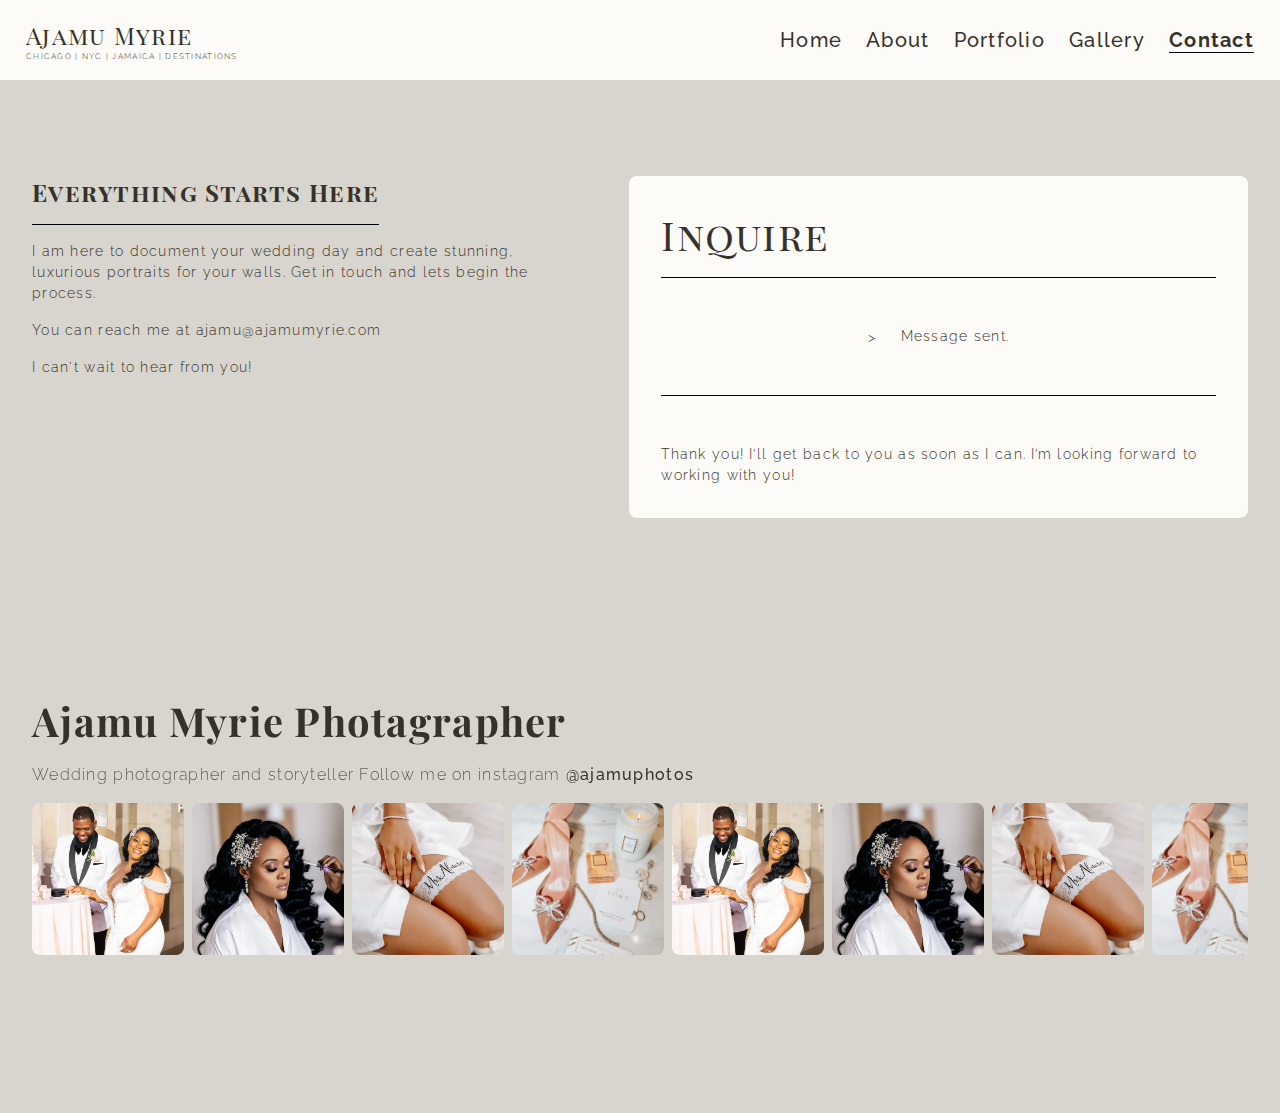
<file: contact-sent.html>
<!DOCTYPE html>
<html lang="en">
    <head>
        <meta charset="UTF-8">
        <meta name="viewport" content="width=device-width, initial-scale=1.0">
        <link rel="stylesheet" href="css/styles.css">
        <link rel="preconnect" href="https://fonts.googleapis.com">
        <link rel="preconnect" href="https://fonts.gstatic.com" crossorigin>
        <link href="https://fonts.googleapis.com/css2?family=Playfair+Display+SC&family=Playfair+Display:ital@0;1&family=Raleway:ital,wght@0,100..900;1,100..900&display=swap" rel="stylesheet">
        <script src="js/scripts.js" defer></script>
        <title>Contact | Ajamu Photography</title>
    </head>
    <body class="contact-page-body">
        <div class="wrapper">
            <!-- header section start -->
            <header>
                <div class="logo">
                    <a href="index.html"><span class="logo-link">Ajamu Myrie</span></a>
                    <span class="logo-text">Chicago | Nyc | Jamaica | Destinations</span>
                </div>
                <button class="nav-toggle">
                    <svg xmlns="http://www.w3.org/2000/svg" height="18" width="18" viewBox="0 0 18 18">
                        <title>minus</title>
                        <g fill="#212121" class="nc-icon-wrapper">
                            <path stroke-linecap="round" stroke-linejoin="round" stroke-width="1.5" fill="none" stroke="#212121" class="nc-icon-wrapper" d="M-3.25 3.5L17.75 3.5"></path>
                            <path stroke-linecap="round" stroke-linejoin="round" stroke-width="1.5" fill="none" stroke="#212121" class="nc-icon-wrapper" d="M3.25 9L17.75 9"></path>
                            <path stroke-linecap="round" stroke-linejoin="round" stroke-width="1.5" fill="none" stroke="#212121" class="nc-icon-wrapper" d="M-3.25 14.5L17.75 14.5"></path>
                        </g>
                    </svg>
                </button>
                <nav class="header-nav-cont" data-visible="false"> <!-- 'data-visible' used to manipulate the javascript and css to show/hide nav on click -->
                    <div class="menu-header">
                        <span class="menu-logo">Ajamu Myrie</span>
                        <span class="menu-text">Grace | Elegance | Style</span>
                    </div>
                    <ul class="header-nav">
                        <li class="nav-top-li">
                            <a href="index.html">Home</a> <!-- refator css to remove margin without this class added -->
                        </li>
                        <li>
                            <a href="about.html">About</a>
                        </li>
                        <li>
                            <a href="portfolio.html">Portfolio</a>
                        </li>
                        <li class="nav-middle-li"> <!-- refator css to add margin without this class added -->
                            <a href="gallery.html">Gallery</a>
                        </li>
                        <li class="nav-bottom-li"> <!-- refator css to remove bottom border without this class added -->
                            <a class="active-page" href="#">Contact</a>
                        </li>
                    </ul>
                    <div class="menu-contact">
                        <a class="menu-btn" href="contact.html">
                            <div class="btn-text-cont">
                                <p>Get In Touch</p>
                            </div>
                        </a>
                        <a class="instagram-logo" href="https://www.instagram.com/ajamuphoto/" target="_blank">
                            <svg xmlns="http://www.w3.org/2000/svg" height="18" width="18" viewBox="0 0 256 256">
                                <g style="stroke: none; stroke-width: 0; stroke-dasharray: none; stroke-linecap: butt; stroke-linejoin: miter; stroke-miterlimit: 10; fill: none; fill-rule: nonzero; opacity: 1;" transform="translate(1.4065934065934016 1.4065934065934016) scale(2.81 2.81)" >
                                    <path d="M 62.263 90 H 27.738 C 12.443 90 0 77.557 0 62.263 V 27.738 C 0 12.443 12.443 0 27.738 0 h 34.525 C 77.557 0 90 12.443 90 27.738 v 34.525 C 90 77.557 77.557 90 62.263 90 z M 27.738 7 C 16.303 7 7 16.303 7 27.738 v 34.525 C 7 73.697 16.303 83 27.738 83 h 34.525 C 73.697 83 83 73.697 83 62.263 V 27.738 C 83 16.303 73.697 7 62.263 7 H 27.738 z" style="stroke: none; stroke-width: 1; stroke-dasharray: none; stroke-linecap: butt; stroke-linejoin: miter; stroke-miterlimit: 10; fill: rgb(0,0,0); fill-rule: nonzero; opacity: 1;" transform=" matrix(1 0 0 1 0 0) " stroke-linecap="round" />
                                    <path d="M 45.255 70.47 c -13.904 0 -25.215 -11.312 -25.215 -25.215 S 31.352 20.04 45.255 20.04 s 25.215 11.312 25.215 25.215 S 59.159 70.47 45.255 70.47 z M 45.255 27.04 c -10.044 0 -18.215 8.171 -18.215 18.215 c 0 10.044 8.171 18.215 18.215 18.215 c 10.044 0 18.215 -8.171 18.215 -18.215 C 63.471 35.211 55.3 27.04 45.255 27.04 z" style="stroke: none; stroke-width: 1; stroke-dasharray: none; stroke-linecap: butt; stroke-linejoin: miter; stroke-miterlimit: 10; fill: rgb(0,0,0); fill-rule: nonzero; opacity: 1;" transform=" matrix(1 0 0 1 0 0) " stroke-linecap="round" />
                                    <circle cx="70.557" cy="19.936999999999998" r="4.897" style="stroke: none; stroke-width: 1; stroke-dasharray: none; stroke-linecap: butt; stroke-linejoin: miter; stroke-miterlimit: 10; fill: rgb(0,0,0); fill-rule: nonzero; opacity: 1;" transform="  matrix(1 0 0 1 0 0) "/>
                                </g>
                            </svg>
                        </a>
                    </div>
                </nav>
            </header>
            <!-- header section end -->
            <!-- main section start -->
            <main>
                <!-- contact page cta section start -->
                <section class="contact-cta">
                    <div class="contact-cta-text-cont">
                        <h1>Everything Starts Here</h1>
                        <p class="contact-cta-text-main">I am here to document your wedding day and create stunning, luxurious portraits for your walls. Get in touch and lets begin the process.</p>
                        <p class="contact-cta-text-social">You can reach me at ajamu@ajamumyrie.com</p>
                        <p class="contact-cta-text-secondary">I can't wait to hear from you!</p>
                    </div>
                    <form class="contact-form" method="post" action="php/send-email.php">
                        <fieldset class="contact-form-cont">
                            <legend class="contact-form-legend">Inquire</legend>
                            <div class="contact-form-sent-cont">
                                <div class="green-check">></div>
                                <p class="contact-form-sent-text">Message sent.</p>
                            </div>
                        </fieldset>
                        <p class="contact-form-footer">Thank you! I’ll get back to you as soon as I can. I’m looking forward to working with you!</p>
                    </form>
                </section>
                <!-- contact page cta section end -->
                <!-- contact section start -->
                <section class="contact">
                    <div class="contact-text hidden slide-down">
                        <h2>Ajamu Myrie Photagrapher</h2>
                        <p class="contact-text-main">Wedding photographer and storyteller Follow me on instagram <span class="social-handle">@ajamuphotos</span></p>
                    </div>
                    <div class="contact-cont hidden slide-down">
                        <div class="instagram-preview-cont">
                            <div class="instagram-preview preview-1 hidden slide-right"></div>
                            <div class="instagram-preview preview-2 hidden slide-right"></div>
                            <div class="instagram-preview preview-3 hidden slide-right"></div>
                            <div class="instagram-preview preview-4 hidden slide-right"></div>
                            <div class="instagram-preview preview-1 hidden slide-right"></div>
                            <div class="instagram-preview preview-2 hidden slide-right"></div>
                            <div class="instagram-preview preview-3 hidden slide-right"></div>
                            <div class="instagram-preview preview-4 hidden slide-right"></div>
                            <div class="instagram-preview preview-1 hidden slide-right"></div>
                            <div class="instagram-preview preview-2 hidden slide-right"></div>
                            <div class="instagram-preview preview-3 hidden slide-right"></div>
                            <div class="instagram-preview preview-4 hidden slide-right"></div>
                            <div class="instagram-preview preview-1 hidden slide-right"></div>
                            <div class="instagram-preview preview-2 hidden slide-right"></div>
                            <div class="instagram-preview preview-3 hidden slide-right"></div>
                            <div class="instagram-preview preview-4 hidden slide-right"></div>
                        </div>
                    </div>
                    <div class="footer-nav-cont hidden">
                        <a class="instagram-logo" href="https://www.instagram.com/ajamuphoto/" target="_blank">
                            <svg xmlns="http://www.w3.org/2000/svg" height="18" width="18" viewBox="0 0 256 256">
                                <g style="stroke: none; stroke-width: 0; stroke-dasharray: none; stroke-linecap: butt; stroke-linejoin: miter; stroke-miterlimit: 10; fill: none; fill-rule: nonzero; opacity: 1;" transform="translate(1.4065934065934016 1.4065934065934016) scale(2.81 2.81)" >
                                    <path d="M 62.263 90 H 27.738 C 12.443 90 0 77.557 0 62.263 V 27.738 C 0 12.443 12.443 0 27.738 0 h 34.525 C 77.557 0 90 12.443 90 27.738 v 34.525 C 90 77.557 77.557 90 62.263 90 z M 27.738 7 C 16.303 7 7 16.303 7 27.738 v 34.525 C 7 73.697 16.303 83 27.738 83 h 34.525 C 73.697 83 83 73.697 83 62.263 V 27.738 C 83 16.303 73.697 7 62.263 7 H 27.738 z" style="stroke: none; stroke-width: 1; stroke-dasharray: none; stroke-linecap: butt; stroke-linejoin: miter; stroke-miterlimit: 10; fill: rgb(0,0,0); fill-rule: nonzero; opacity: 1;" transform=" matrix(1 0 0 1 0 0) " stroke-linecap="round" />
                                    <path d="M 45.255 70.47 c -13.904 0 -25.215 -11.312 -25.215 -25.215 S 31.352 20.04 45.255 20.04 s 25.215 11.312 25.215 25.215 S 59.159 70.47 45.255 70.47 z M 45.255 27.04 c -10.044 0 -18.215 8.171 -18.215 18.215 c 0 10.044 8.171 18.215 18.215 18.215 c 10.044 0 18.215 -8.171 18.215 -18.215 C 63.471 35.211 55.3 27.04 45.255 27.04 z" style="stroke: none; stroke-width: 1; stroke-dasharray: none; stroke-linecap: butt; stroke-linejoin: miter; stroke-miterlimit: 10; fill: rgb(0,0,0); fill-rule: nonzero; opacity: 1;" transform=" matrix(1 0 0 1 0 0) " stroke-linecap="round" />
                                    <circle cx="70.557" cy="19.936999999999998" r="4.897" style="stroke: none; stroke-width: 1; stroke-dasharray: none; stroke-linecap: butt; stroke-linejoin: miter; stroke-miterlimit: 10; fill: rgb(0,0,0); fill-rule: nonzero; opacity: 1;" transform="  matrix(1 0 0 1 0 0) "/>
                                </g>
                            </svg>
                        </a>
                        <ul class="footer-nav">
                            <li>
                                <a href="index.html">Home</a>
                            </li>
                            <li>
                                <a href="about.html">About</a>
                            </li>
                            <li>
                                <a href="portfolio.html">Portfolio</a>
                            </li>
                            <li>
                                <a href="gallery.html">Gallery</a>
                            </li>
                            <li>
                                <a href="#">Contact</a>
                            </li>
                        </ul>
                    </div>
                </section>
                <!-- contact section end -->
            </main>
            <!-- main section end -->
        </div>
    </body>
</html>
</file>
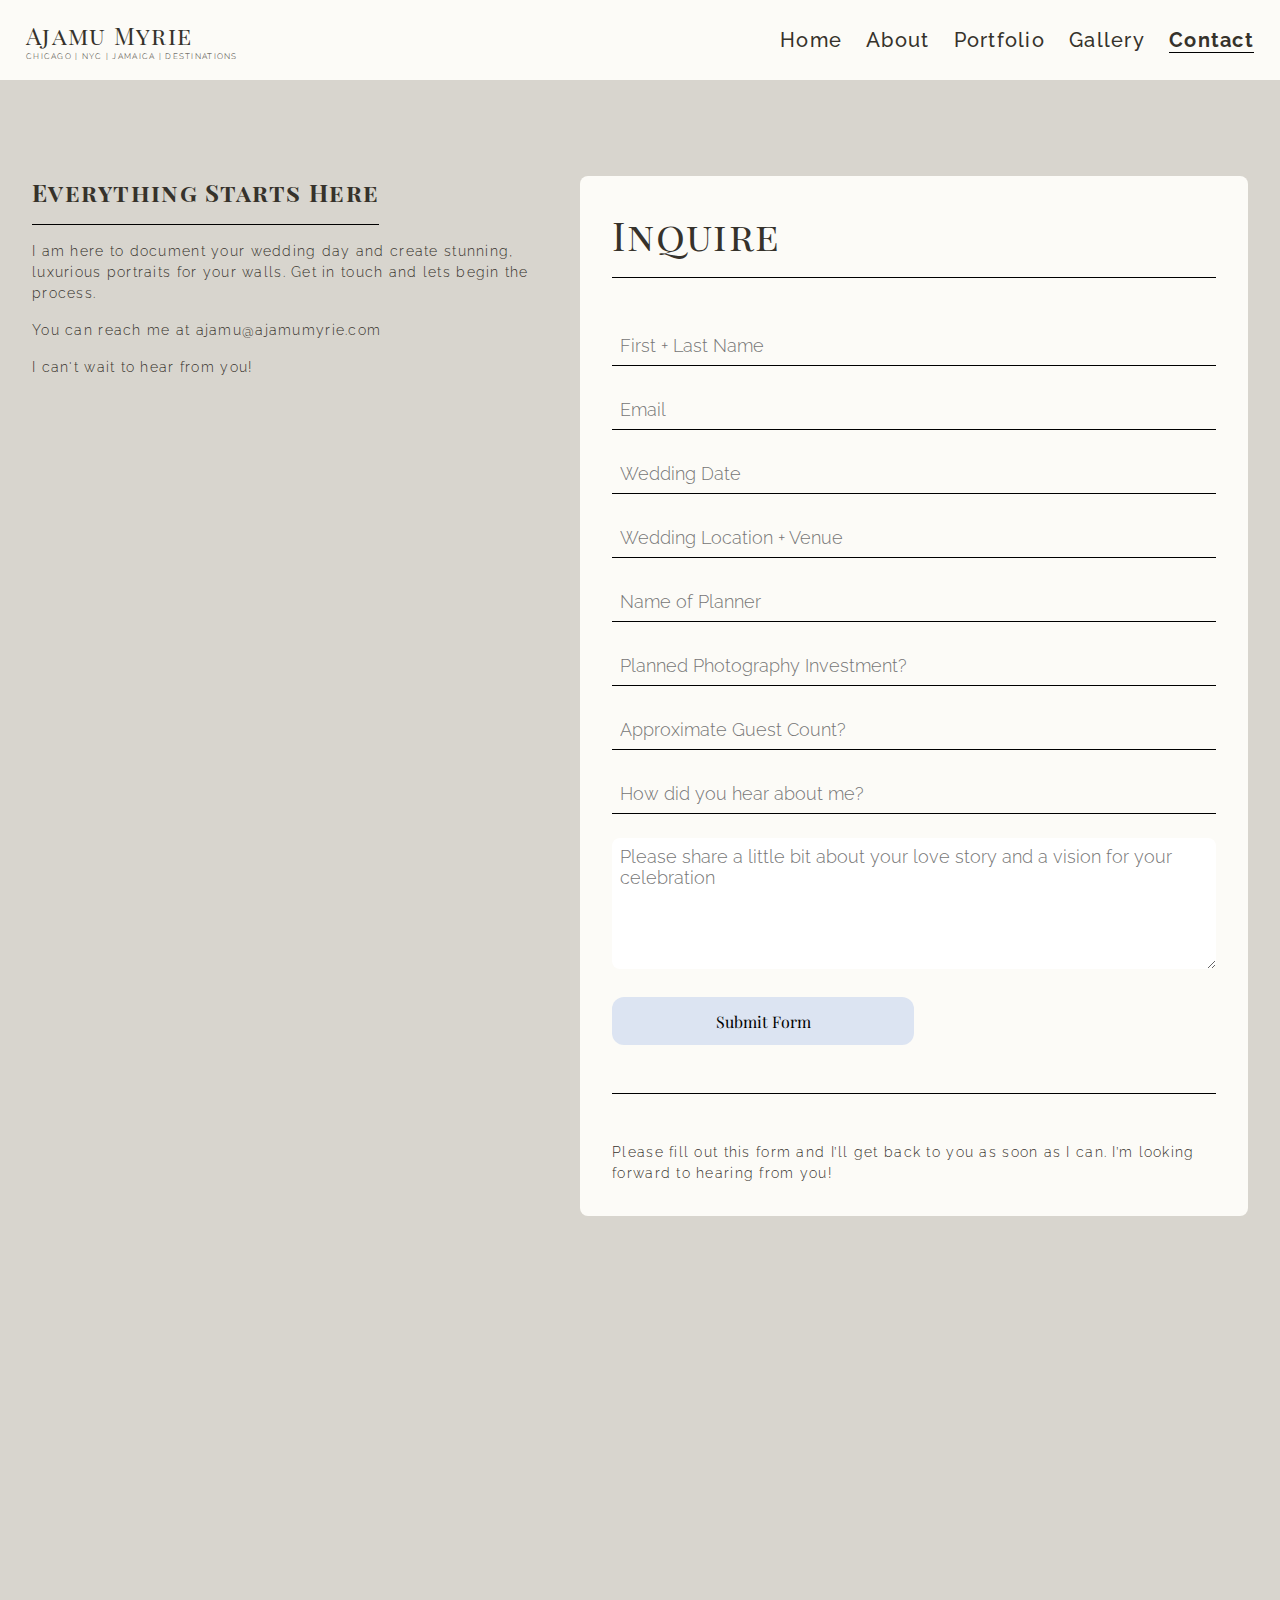
<file: contact.html>
<!DOCTYPE html>
<html lang="en">
    <head>
        <meta charset="UTF-8">
        <meta name="viewport" content="width=device-width, initial-scale=1.0">
        <link rel="stylesheet" href="css/styles.css">
        <link rel="preconnect" href="https://fonts.googleapis.com">
        <link rel="preconnect" href="https://fonts.gstatic.com" crossorigin>
        <link href="https://fonts.googleapis.com/css2?family=Playfair+Display+SC&family=Playfair+Display:ital@0;1&family=Raleway:ital,wght@0,100..900;1,100..900&display=swap" rel="stylesheet">
        <script src="js/scripts.js" defer></script>
        <title>Contact | Ajamu Photography</title>
    </head>
    <body class="contact-page-body">
        <div class="wrapper">
            <!-- header section start -->
            <header>
                <div class="logo">
                    <a href="index.html"><span class="logo-link">Ajamu Myrie</span></a>
                    <span class="logo-text">Chicago | Nyc | Jamaica | Destinations</span>
                </div>
                <button class="nav-toggle">
                    <svg xmlns="http://www.w3.org/2000/svg" height="18" width="18" viewBox="0 0 18 18">
                        <title>minus</title>
                        <g fill="#212121" class="nc-icon-wrapper">
                            <path stroke-linecap="round" stroke-linejoin="round" stroke-width="1.5" fill="none" stroke="#212121" class="nc-icon-wrapper" d="M-3.25 3.5L17.75 3.5"></path>
                            <path stroke-linecap="round" stroke-linejoin="round" stroke-width="1.5" fill="none" stroke="#212121" class="nc-icon-wrapper" d="M3.25 9L17.75 9"></path>
                            <path stroke-linecap="round" stroke-linejoin="round" stroke-width="1.5" fill="none" stroke="#212121" class="nc-icon-wrapper" d="M-3.25 14.5L17.75 14.5"></path>
                        </g>
                    </svg>
                </button>
                <nav class="header-nav-cont" data-visible="false"> <!-- 'data-visible' used to manipulate the javascript and css to show/hide nav on click -->
                    <div class="menu-header">
                        <span class="menu-logo">Ajamu Myrie</span>
                        <span class="menu-text">Grace | Elegance | Style</span>
                    </div>
                    <ul class="header-nav">
                        <li class="nav-top-li">
                            <a href="index.html">Home</a> <!-- refator css to remove margin without this class added -->
                        </li>
                        <li>
                            <a href="about.html">About</a>
                        </li>
                        <li>
                            <a href="portfolio.html">Portfolio</a>
                        </li>
                        <li class="nav-middle-li"> <!-- refator css to add margin without this class added -->
                            <a href="gallery.html">Gallery</a>
                        </li>
                        <li class="nav-bottom-li"> <!-- refator css to remove bottom border without this class added -->
                            <a class="active-page" href="#">Contact</a>
                        </li>
                    </ul>
                    <div class="menu-contact">
                        <a class="menu-btn" href="contact.html">
                            <div class="btn-text-cont">
                                <p>Get In Touch</p>
                            </div>
                        </a>
                        <a class="instagram-logo" href="https://www.instagram.com/ajamuphoto/" target="_blank">
                            <svg xmlns="http://www.w3.org/2000/svg" height="18" width="18" viewBox="0 0 256 256">
                                <g style="stroke: none; stroke-width: 0; stroke-dasharray: none; stroke-linecap: butt; stroke-linejoin: miter; stroke-miterlimit: 10; fill: none; fill-rule: nonzero; opacity: 1;" transform="translate(1.4065934065934016 1.4065934065934016) scale(2.81 2.81)" >
                                    <path d="M 62.263 90 H 27.738 C 12.443 90 0 77.557 0 62.263 V 27.738 C 0 12.443 12.443 0 27.738 0 h 34.525 C 77.557 0 90 12.443 90 27.738 v 34.525 C 90 77.557 77.557 90 62.263 90 z M 27.738 7 C 16.303 7 7 16.303 7 27.738 v 34.525 C 7 73.697 16.303 83 27.738 83 h 34.525 C 73.697 83 83 73.697 83 62.263 V 27.738 C 83 16.303 73.697 7 62.263 7 H 27.738 z" style="stroke: none; stroke-width: 1; stroke-dasharray: none; stroke-linecap: butt; stroke-linejoin: miter; stroke-miterlimit: 10; fill: rgb(0,0,0); fill-rule: nonzero; opacity: 1;" transform=" matrix(1 0 0 1 0 0) " stroke-linecap="round" />
                                    <path d="M 45.255 70.47 c -13.904 0 -25.215 -11.312 -25.215 -25.215 S 31.352 20.04 45.255 20.04 s 25.215 11.312 25.215 25.215 S 59.159 70.47 45.255 70.47 z M 45.255 27.04 c -10.044 0 -18.215 8.171 -18.215 18.215 c 0 10.044 8.171 18.215 18.215 18.215 c 10.044 0 18.215 -8.171 18.215 -18.215 C 63.471 35.211 55.3 27.04 45.255 27.04 z" style="stroke: none; stroke-width: 1; stroke-dasharray: none; stroke-linecap: butt; stroke-linejoin: miter; stroke-miterlimit: 10; fill: rgb(0,0,0); fill-rule: nonzero; opacity: 1;" transform=" matrix(1 0 0 1 0 0) " stroke-linecap="round" />
                                    <circle cx="70.557" cy="19.936999999999998" r="4.897" style="stroke: none; stroke-width: 1; stroke-dasharray: none; stroke-linecap: butt; stroke-linejoin: miter; stroke-miterlimit: 10; fill: rgb(0,0,0); fill-rule: nonzero; opacity: 1;" transform="  matrix(1 0 0 1 0 0) "/>
                                </g>
                            </svg>
                        </a>
                    </div>
                </nav>
            </header>
            <!-- header section end -->
            <!-- main section start -->
            <main>
                <!-- contact page cta section start -->
                <section class="contact-cta">
                    <div class="contact-cta-text-cont">
                        <h1>Everything Starts Here</h1>
                        <p class="contact-cta-text-main">I am here to document your wedding day and create stunning, luxurious portraits for your walls. Get in touch and lets begin the process.</p>
                        <p class="contact-cta-text-social">You can reach me at ajamu@ajamumyrie.com</p>
                        <p class="contact-cta-text-secondary">I can't wait to hear from you!</p>
                    </div>
                    <form class="contact-form" method="post" action="php/send-email.php">
                        <fieldset class="contact-form-cont">
                            <legend class="contact-form-legend">Inquire</legend>
                            <div class="contact-form-input-cont">
                                <label for="name">First + Last Name</label>
                                <input class="contact-form-input" type="text" id="name" name="user_name" placeholder="First + Last Name" required>
                            </div>
                            <div class="contact-form-input-cont">
                                <label for="email">Email</label>
                                <input class="contact-form-input" type="email" id="email" name="user_email" placeholder="Email" required>
                            </div>
                            <div class="contact-form-input-cont">
                                <label for="wedding-date">Wedding Date</label>
                                <input class="contact-form-input" type="text" id="wedding-date" name="user_wedding-date" placeholder="Wedding Date" required>
                            </div>
                            <div class="contact-form-input-cont">
                                <label for="location-venue">Wedding Location + Venue</label>
                                <input class="contact-form-input" type="text" id="location-venue" name="user_location-venue" placeholder="Wedding Location + Venue" required>
                            </div>
                            <div class="contact-form-input-cont">
                                <label for="wedding-planner">Name of Planner</label>
                                <input class="contact-form-input" type="text" id="wedding-planner" name="user_wedding-planner" placeholder="Name of Planner" required>
                            </div>
                            <div class="contact-form-input-cont">
                                <label for="photo-investment">Planned Photography Investment?</label>
                                <input class="contact-form-input" type="text" id="photo-investment" name="user_photo-investment" placeholder="Planned Photography Investment?" required>
                            </div>
                            <div class="contact-form-input-cont">
                                <label for="guest-count">Approximate Guest Count?</label>
                                <input class="contact-form-input" type="text" id="guest-count" name="user_guest-count" placeholder="Approximate Guest Count?" required>
                            </div>
                            <div class="contact-form-input-cont">
                                <label for="hear-about-us">How Did You Hear About Me?</label>
                                <input class="contact-form-input" type="text" id="hear-about-us" name="user_hear-about-us" placeholder="How did you hear about me?">
                            </div>
                            <div class="contact-form-textarea-cont">
                                <label for="about-you">Tell Me About More</label>
                                <textarea class="contact-form-textarea" id="about-you" name="user_about-you" placeholder="Please share a little bit about your love story and a vision for your celebration"></textarea>
                            </div>
                            <button class="contact-form-btn" type="submit">Submit Form</button>
                        </fieldset>
                        <p class="contact-form-footer">Please fill out this form and I’ll get back to you as soon as I can. I’m looking forward to hearing from you!</p>
                    </form>
                </section>
                <!-- contact page cta section end -->
                <!-- contact section start -->
                <section class="contact">
                    <div class="contact-text hidden slide-down">
                        <h2>Ajamu Myrie Photagrapher</h2>
                        <p class="contact-text-main">Wedding photographer and storyteller Follow me on instagram <span class="social-handle">@ajamuphotos</span></p>
                    </div>
                    <div class="contact-cont hidden slide-down">
                        <div class="instagram-preview-cont">
                            <div class="instagram-preview preview-1 hidden slide-right"></div>
                            <div class="instagram-preview preview-2 hidden slide-right"></div>
                            <div class="instagram-preview preview-3 hidden slide-right"></div>
                            <div class="instagram-preview preview-4 hidden slide-right"></div>
                            <div class="instagram-preview preview-1 hidden slide-right"></div>
                            <div class="instagram-preview preview-2 hidden slide-right"></div>
                            <div class="instagram-preview preview-3 hidden slide-right"></div>
                            <div class="instagram-preview preview-4 hidden slide-right"></div>
                            <div class="instagram-preview preview-1 hidden slide-right"></div>
                            <div class="instagram-preview preview-2 hidden slide-right"></div>
                            <div class="instagram-preview preview-3 hidden slide-right"></div>
                            <div class="instagram-preview preview-4 hidden slide-right"></div>
                            <div class="instagram-preview preview-1 hidden slide-right"></div>
                            <div class="instagram-preview preview-2 hidden slide-right"></div>
                            <div class="instagram-preview preview-3 hidden slide-right"></div>
                            <div class="instagram-preview preview-4 hidden slide-right"></div>
                        </div>
                    </div>
                    <div class="footer-nav-cont hidden">
                        <a class="instagram-logo" href="https://www.instagram.com/ajamuphoto/" target="_blank">
                            <svg xmlns="http://www.w3.org/2000/svg" height="18" width="18" viewBox="0 0 256 256">
                                <g style="stroke: none; stroke-width: 0; stroke-dasharray: none; stroke-linecap: butt; stroke-linejoin: miter; stroke-miterlimit: 10; fill: none; fill-rule: nonzero; opacity: 1;" transform="translate(1.4065934065934016 1.4065934065934016) scale(2.81 2.81)" >
                                    <path d="M 62.263 90 H 27.738 C 12.443 90 0 77.557 0 62.263 V 27.738 C 0 12.443 12.443 0 27.738 0 h 34.525 C 77.557 0 90 12.443 90 27.738 v 34.525 C 90 77.557 77.557 90 62.263 90 z M 27.738 7 C 16.303 7 7 16.303 7 27.738 v 34.525 C 7 73.697 16.303 83 27.738 83 h 34.525 C 73.697 83 83 73.697 83 62.263 V 27.738 C 83 16.303 73.697 7 62.263 7 H 27.738 z" style="stroke: none; stroke-width: 1; stroke-dasharray: none; stroke-linecap: butt; stroke-linejoin: miter; stroke-miterlimit: 10; fill: rgb(0,0,0); fill-rule: nonzero; opacity: 1;" transform=" matrix(1 0 0 1 0 0) " stroke-linecap="round" />
                                    <path d="M 45.255 70.47 c -13.904 0 -25.215 -11.312 -25.215 -25.215 S 31.352 20.04 45.255 20.04 s 25.215 11.312 25.215 25.215 S 59.159 70.47 45.255 70.47 z M 45.255 27.04 c -10.044 0 -18.215 8.171 -18.215 18.215 c 0 10.044 8.171 18.215 18.215 18.215 c 10.044 0 18.215 -8.171 18.215 -18.215 C 63.471 35.211 55.3 27.04 45.255 27.04 z" style="stroke: none; stroke-width: 1; stroke-dasharray: none; stroke-linecap: butt; stroke-linejoin: miter; stroke-miterlimit: 10; fill: rgb(0,0,0); fill-rule: nonzero; opacity: 1;" transform=" matrix(1 0 0 1 0 0) " stroke-linecap="round" />
                                    <circle cx="70.557" cy="19.936999999999998" r="4.897" style="stroke: none; stroke-width: 1; stroke-dasharray: none; stroke-linecap: butt; stroke-linejoin: miter; stroke-miterlimit: 10; fill: rgb(0,0,0); fill-rule: nonzero; opacity: 1;" transform="  matrix(1 0 0 1 0 0) "/>
                                </g>
                            </svg>
                        </a>
                        <ul class="footer-nav">
                            <li>
                                <a href="index.html">Home</a>
                            </li>
                            <li>
                                <a href="about.html">About</a>
                            </li>
                            <li>
                                <a href="portfolio.html">Portfolio</a>
                            </li>
                            <li>
                                <a href="gallery.html">Gallery</a>
                            </li>
                            <li>
                                <a href="#">Contact</a>
                            </li>
                        </ul>
                    </div>
                </section>
                <!-- contact section end -->
            </main>
            <!-- main section end -->
        </div>
    </body>
</html>
</file>
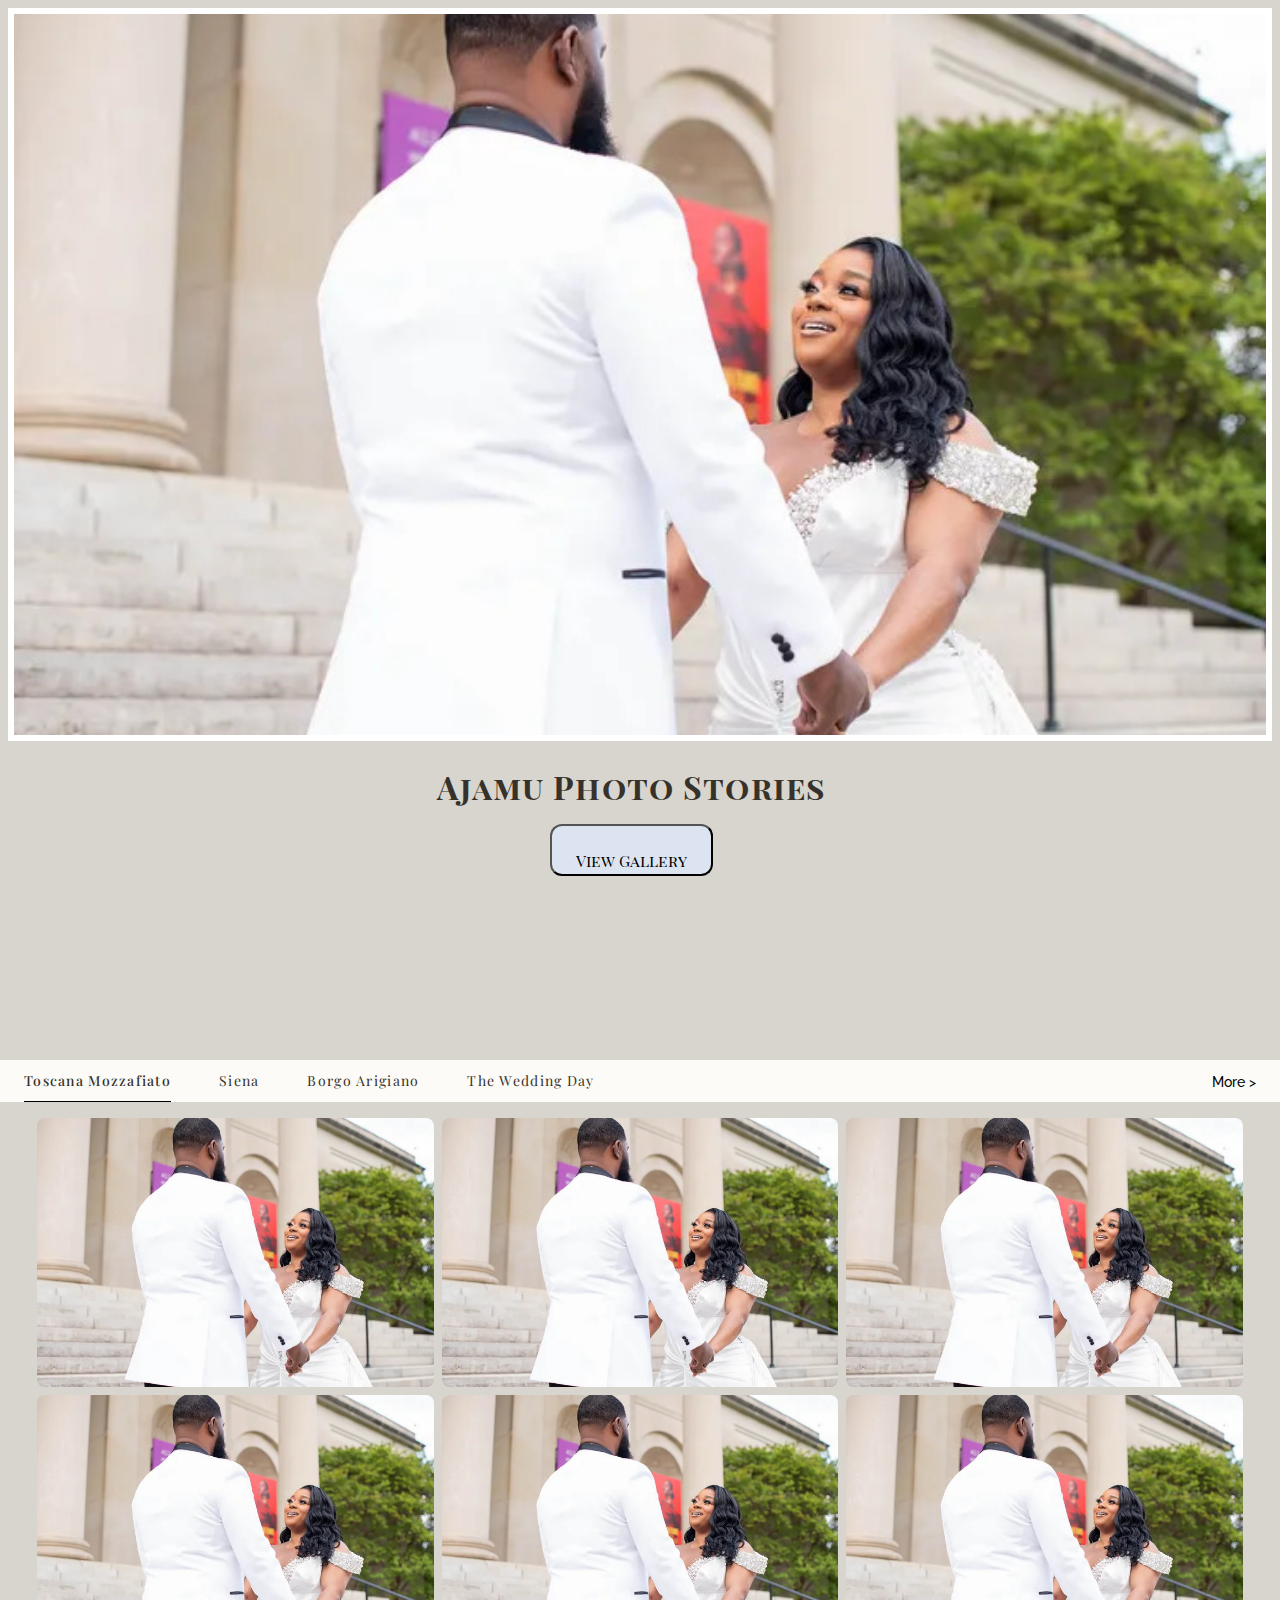
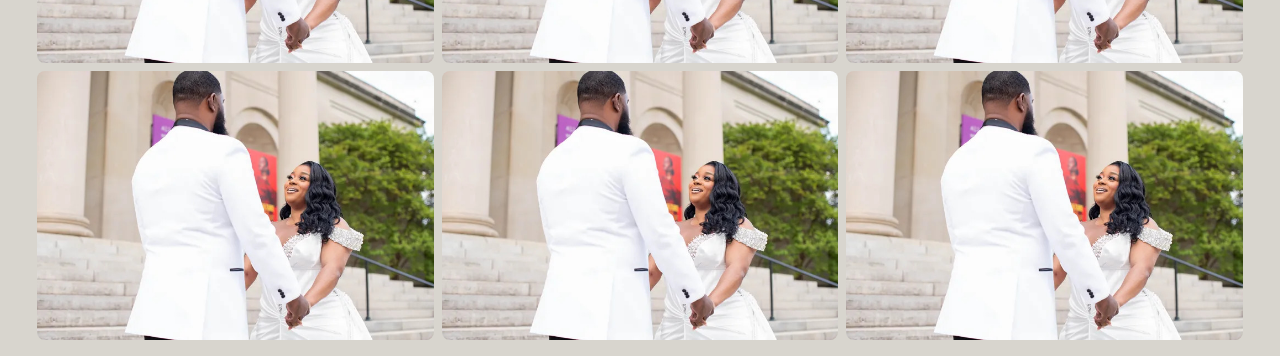
<file: example2.html>
<!DOCTYPE html>
<html lang="en">
    <head>
        <meta charset="UTF-8">
        <meta name="viewport" content="width=device-width, initial-scale=1.0">
        <link rel="stylesheet" href="css/example.css">
        <link rel="preconnect" href="https://fonts.googleapis.com">
        <link rel="preconnect" href="https://fonts.gstatic.com" crossorigin>
        <link href="https://fonts.googleapis.com/css2?family=Playfair+Display+SC&family=Playfair+Display:ital@0;1&family=Raleway:ital,wght@0,100..900;1,100..900&display=swap" rel="stylesheet">
        <!-- <script src="js/scripts.js" defer></script> -->
        <script src="js/example.js" defer></script>
        <title>Ajamu Photography</title>
    </head>
    <body>
        <div class="wrapper">
            <!-- header section start -->
            <header>
                <div class="logo">
                    <a href="#"><span class="logo-link">Ajamu Myrie</span></a>
                    <span class="logo-text">Chicago | Nyc | Jamaica | Destinations</span>
                </div>
                <button class="nav-toggle">
                    <svg xmlns="http://www.w3.org/2000/svg" height="18" width="18" viewBox="0 0 18 18">
                        <title>minus</title>
                        <g fill="#212121" class="nc-icon-wrapper">
                            <path stroke-linecap="round" stroke-linejoin="round" stroke-width="1.5" fill="none" stroke="#212121" class="nc-icon-wrapper" d="M-3.25 3.5L17.75 3.5"></path>
                            <path stroke-linecap="round" stroke-linejoin="round" stroke-width="1.5" fill="none" stroke="#212121" class="nc-icon-wrapper" d="M3.25 9L17.75 9"></path>
                            <path stroke-linecap="round" stroke-linejoin="round" stroke-width="1.5" fill="none" stroke="#212121" class="nc-icon-wrapper" d="M-3.25 14.5L17.75 14.5"></path>
                        </g>
                    </svg>
                </button>
                <nav class="header-nav-cont" data-visible="false"> <!-- 'data-visible' used to manipulate the javascript and css to show/hide nav on click -->
                    <div class="menu-header">
                        <span class="menu-logo">Ajamu Myrie</span>
                        <span class="menu-text">Grace | Elegance | Style</span>
                    </div>
                    <ul class="header-nav">
                        <li class="nav-top-li">
                            <a href="#">Home</a> <!-- refator css to remove margin without this class added -->
                        </li>
                        <li>
                            <a href="about.html">About</a>
                        </li>
                        <li>
                            <a href="portfolio.html">Portfolio</a>
                        </li>
                        <li class="nav-middle-li"> <!-- refator css to add margin without this class added -->
                            <a href="gallery.html">Gallery</a>
                        </li>
                        <li class="nav-bottom-li"> <!-- refator css to remove bottom border without this class added -->
                            <a href="contact.html">Contact</a>
                        </li>
                    </ul>
                    <div class="menu-contact">
                        <button class="menu-btn">Get In Touch</button>
                        <span class="insta-logo"></span>
                    </div>
                </nav>
            </header>
            <!-- header section end -->
            <!-- main section start -->
            <main>
                <!-- hero section start -->
                <section class="client-hero-cont">
                    <div class="client-hero-img client-img"></div>
                    <div class="client-hero-content-cont">
                        <h1 class="client-hero-text-header">Ajamu Photo Stories</h1>
                        <button class="client-hero-btn"><a href="#client-gallery">View Gallery</a></button>
                    </div>
                </section>
                <!-- hero section end -->
                <!-- client gallery nav start -->
                <section id="client-gallery" class="client-gallery-nav-cont">
                    <div class="client-gallery-nav-controls">
                        <div class="client-gallery-selections">
                            <p class="client-gallery-selection selection-1 active">Toscana Mozzafiato</p>
                            <p class="client-gallery-selection selection-2">Siena</p>
                            <p class="client-gallery-selection selection-3">Borgo Arigiano</p>
                            <p class="client-gallery-selection selection-4">The Wedding Day</p>
                        </div>
                        <div class="client-list-cont">
                            <button class="client-toggle">More ></button>
                            <ul class="client-gallery-nav hide-item">
                                <div class="client-nav-list-item">
                                    <li><a href="example.html">Client Example One</a></li>
                                    <span class="client-nav-locked"></span>
                                </div>
                                <div class="client-nav-list-item">
                                    <li><a href="#">Client Example Two</a></li>
                                    <span class="client-nav-locked"></span>
                                </div>
                                <div class="client-nav-list-item">
                                    <li><a href="php/login.php">Client Example Three</a></li>
                                    <span class="client-nav-locked"></span>
                                </div>
                                <div class="client-nav-list-item">
                                    <li><a href="php/login.php">Client Example Four</a></li>
                                    <span class="client-nav-locked"></span>
                                </div>
                                <div class="client-nav-list-item">
                                    <li><a href="php/login.php">Client Example Five</a></li>
                                    <span class="client-nav-locked"></span>
                                </div>
                                <div class="client-nav-list-item">
                                    <li><a href="php/login.php">Client Example Six</a></li>
                                    <span class="client-nav-locked"></span>
                                </div>
                            </ul>
                        </div>
                    </div>
                </section>
                <!-- client gallery nav end -->
                <!-- client photo gallery start -->
                <section class="client-photo-gallery-cont">
                    <div class="client-photo-gallery client-photo-list-1">
                        <div class="column">
                            <div class="client-photo gallery-item" data-index="1">
                                <img src="img/test-wedding-portfolio-4.jpg" alt="">
                            </div>
                            <div class="client-photo gallery-item" data-index="2">
                                <img src="img/test-wedding-portfolio-4.jpg" alt="">
                            </div>
                            <div class="client-photo gallery-item" data-index="3">
                                <img src="img/test-wedding-portfolio-4.jpg" alt="">
                            </div>
                        </div>
                        <div class="column">
                            <div class="client-photo gallery-item" data-index="4">
                                <img src="img/test-wedding-portfolio-4.jpg" alt="">
                            </div>
                            <div class="client-photo gallery-item" data-index="5">
                                <img src="img/test-wedding-portfolio-4.jpg" alt="">
                            </div>
                            <div class="client-photo gallery-item" data-index="6">
                                <img src="img/test-wedding-portfolio-4.jpg" alt="">
                            </div>
                        </div>
                        <div class="column">
                            <div class="client-photo gallery-item" data-index="7">
                                <img src="img/test-wedding-portfolio-4.jpg" alt="">
                            </div>
                            <div class="client-photo gallery-item" data-index="8">
                                <img src="img/test-wedding-portfolio-4.jpg" alt="">
                            </div>
                            <div class="client-photo gallery-item" data-index="9">
                                <img src="img/test-wedding-portfolio-4.jpg" alt="">
                            </div>
                        </div>
                    </div>
                    <div class="client-photo-gallery client-photo-list-2 hide-item">
                        <div class="column">
                            <div class="client-photo gallery-item" data-index="10">
                                <img src="img/test-wedding-portfolio-3.jpg" alt="">
                            </div>
                            <div class="client-photo gallery-item" data-index="11">
                                <img src="img/test-wedding-portfolio-3.jpg" alt="">
                            </div>
                            <div class="client-photo gallery-item" data-index="12">
                                <img src="img/test-wedding-portfolio-3.jpg" alt="">
                            </div>
                        </div>
                        <div class="column">
                            <div class="client-photo gallery-item" data-index="13">
                                <img src="img/test-wedding-portfolio-3.jpg" alt="">
                            </div>
                            <div class="client-photo gallery-item" data-index="14">
                                <img src="img/test-wedding-portfolio-3.jpg" alt="">
                            </div>
                            <div class="client-photo gallery-item" data-index="15">
                                <img src="img/test-wedding-portfolio-3.jpg" alt="">
                            </div>
                        </div>
                        <div class="column">
                            <div class="client-photo gallery-item" data-index="16">
                                <img src="img/test-wedding-portfolio-3.jpg" alt="">
                            </div>
                            <div class="client-photo gallery-item" data-index="17">
                                <img src="img/test-wedding-portfolio-3.jpg" alt="">
                            </div>
                            <div class="client-photo gallery-item" data-index="18">
                                <img src="img/test-wedding-portfolio-3.jpg" alt="">
                            </div>
                        </div>
                    </div>
                </section>
                <!-- client photo gallery end -->
            </main>
            <!-- main section end -->
        </div>
    </body>
</html>
</file>
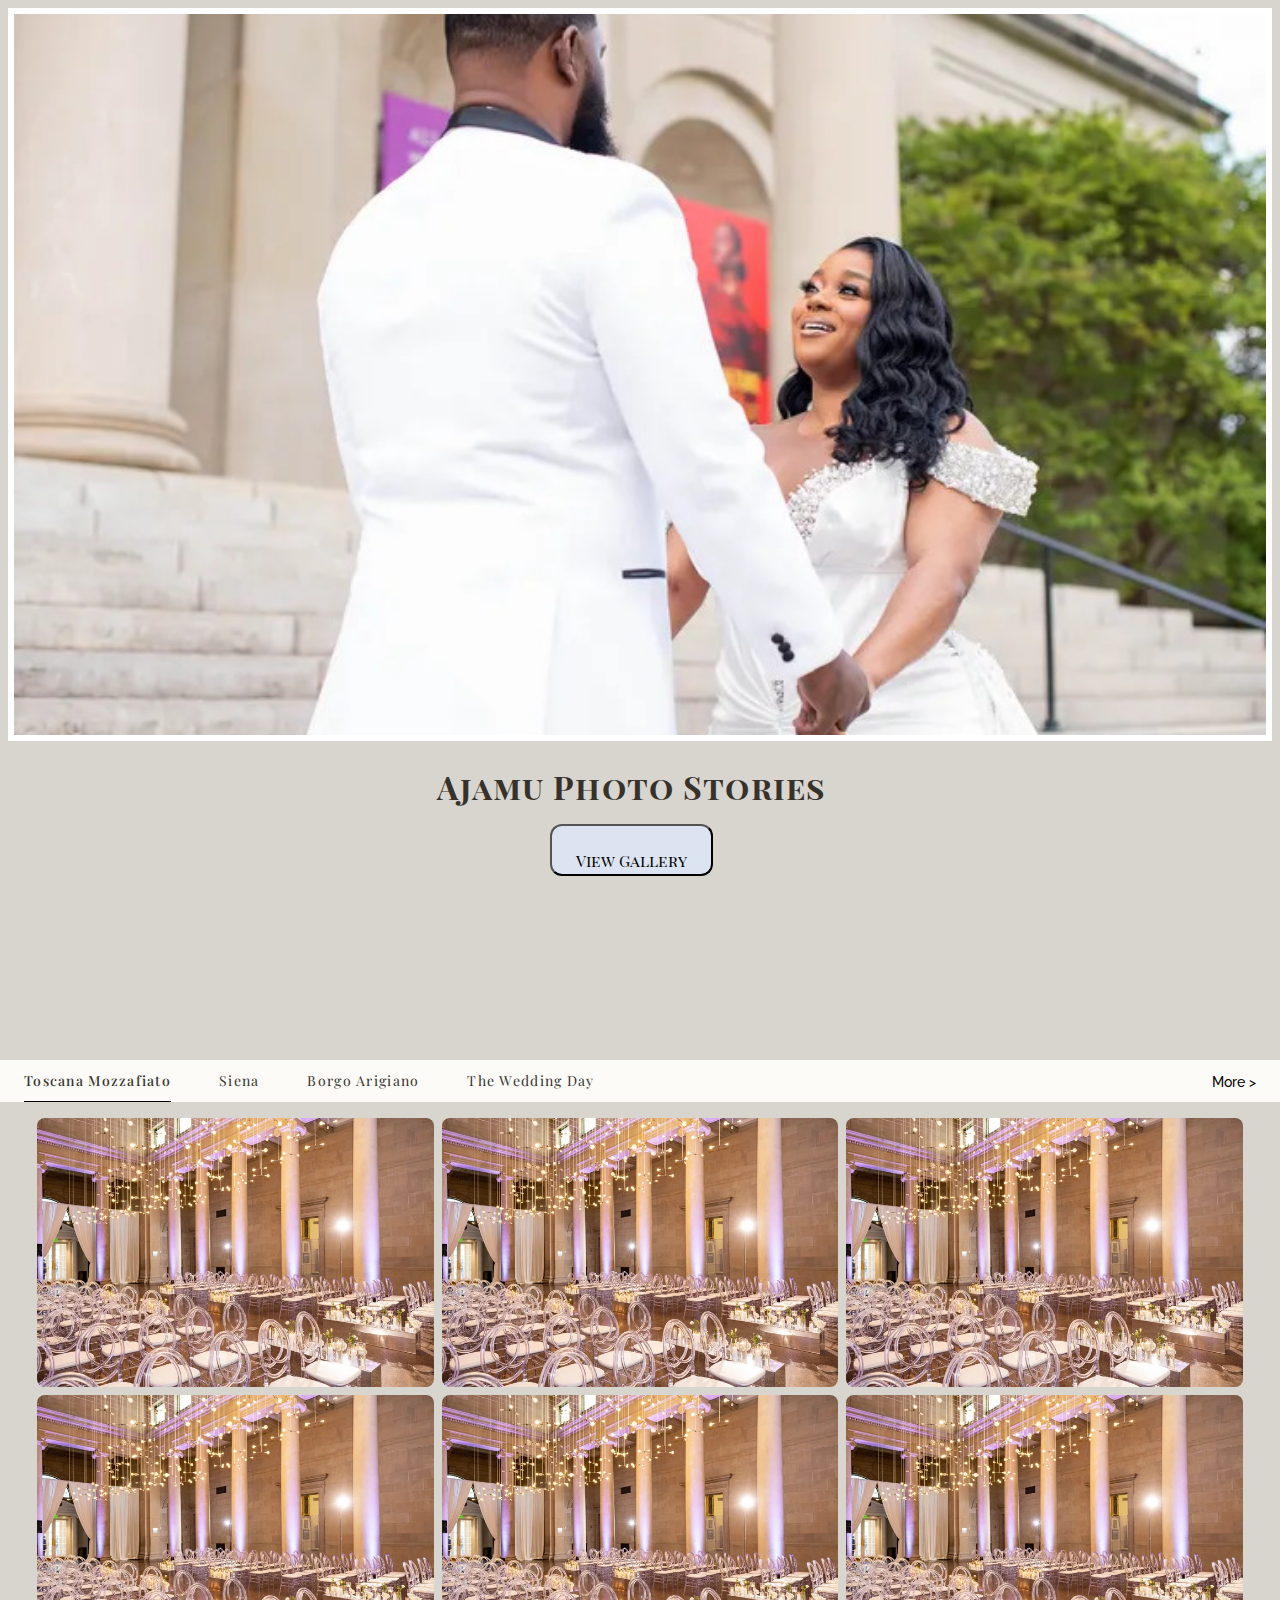
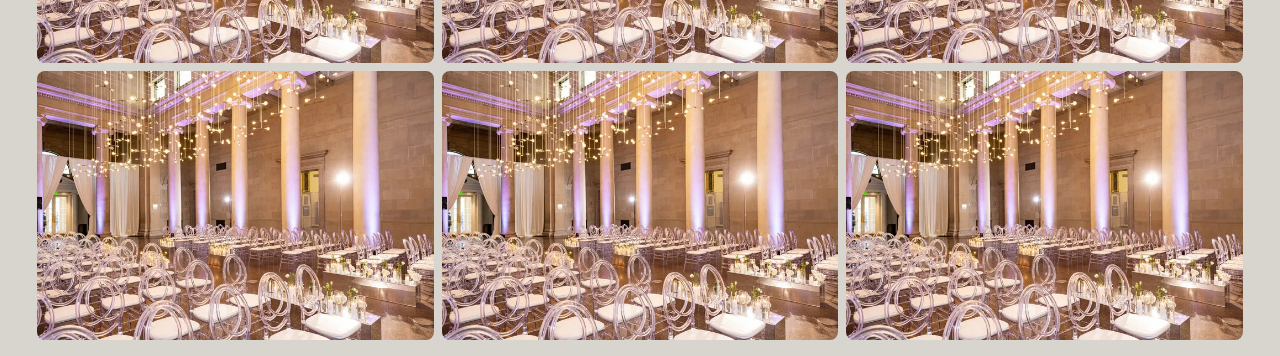
<file: example3.html>
<!DOCTYPE html>
<html lang="en">
    <head>
        <meta charset="UTF-8">
        <meta name="viewport" content="width=device-width, initial-scale=1.0">
        <link rel="stylesheet" href="css/example.css">
        <link rel="preconnect" href="https://fonts.googleapis.com">
        <link rel="preconnect" href="https://fonts.gstatic.com" crossorigin>
        <link href="https://fonts.googleapis.com/css2?family=Playfair+Display+SC&family=Playfair+Display:ital@0;1&family=Raleway:ital,wght@0,100..900;1,100..900&display=swap" rel="stylesheet">
        <!-- <script src="js/scripts.js" defer></script> -->
        <script src="js/example.js" defer></script>
        <title>Ajamu Photography</title>
    </head>
    <body>
        <div class="wrapper">
            <!-- header section start -->
            <header>
                <div class="logo">
                    <a href="#"><span class="logo-link">Ajamu Myrie</span></a>
                    <span class="logo-text">Chicago | Nyc | Jamaica | Destinations</span>
                </div>
                <button class="nav-toggle"><span>Menu</span></button>
                <nav class="header-nav-cont" data-visible="false"> <!-- 'data-visible' used to manipulate the javascript and css to show/hide nav on click -->
                    <div class="menu-header">
                        <span class="menu-logo">Ajamu Myrie</span>
                        <span class="menu-text">Grace | Elegance | Style</span>
                    </div>
                    <ul class="header-nav">
                        <li class="nav-top-li">
                            <a href="#">Home</a> <!-- refator css to remove margin without this class added -->
                        </li>
                        <li>
                            <a href="about.html">About</a>
                        </li>
                        <li>
                            <a href="portfolio.html">Portfolio</a>
                        </li>
                        <li class="nav-middle-li"> <!-- refator css to add margin without this class added -->
                            <a href="gallery.html">Gallery</a>
                        </li>
                        <li class="nav-bottom-li"> <!-- refator css to remove bottom border without this class added -->
                            <a href="contact.html">Contact</a>
                        </li>
                    </ul>
                    <div class="menu-contact">
                        <button class="menu-btn">Get In Touch</button>
                        <span class="insta-logo"></span>
                    </div>
                </nav>
            </header>
            <!-- header section end -->
            <!-- main section start -->
            <main>
                <!-- hero section start -->
                <section class="client-hero-cont">
                    <div class="client-hero-img client-img"></div>
                    <div class="client-hero-content-cont">
                        <h1 class="client-hero-text-header">Ajamu Photo Stories</h1>
                        <button class="client-hero-btn"><a href="#client-gallery">View Gallery</a></button>
                    </div>
                </section>
                <!-- hero section end -->
                <!-- client gallery nav start -->
                <section id="client-gallery" class="client-gallery-nav-cont">
                    <div class="client-gallery-nav-controls">
                        <div class="client-gallery-selections">
                            <p class="client-gallery-selection selection-1 active">Toscana Mozzafiato</p>
                            <p class="client-gallery-selection selection-2">Siena</p>
                            <p class="client-gallery-selection selection-3">Borgo Arigiano</p>
                            <p class="client-gallery-selection selection-4">The Wedding Day</p>
                        </div>
                        <div class="client-list-cont">
                            <button class="client-toggle">More ></button>
                            <ul class="client-gallery-nav hide-item">
                                <div class="client-nav-list-item">
                                    <li><a href="example.html">Client Example One</a></li>
                                    <span class="client-nav-locked"></span>
                                </div>
                                <div class="client-nav-list-item">
                                    <li><a href="example2.html">Client Example Two</a></li>
                                    <span class="client-nav-locked"></span>
                                </div>
                                <div class="client-nav-list-item">
                                    <li><a href="#">Client Example Three</a></li>
                                    <span class="client-nav-locked"></span>
                                </div>
                                <div class="client-nav-list-item">
                                    <li><a href="php/login.php">Client Example Four</a></li>
                                    <span class="client-nav-locked"></span>
                                </div>
                                <div class="client-nav-list-item">
                                    <li><a href="php/login.php">Client Example Five</a></li>
                                    <span class="client-nav-locked"></span>
                                </div>
                                <div class="client-nav-list-item">
                                    <li><a href="php/login.php">Client Example Six</a></li>
                                    <span class="client-nav-locked"></span>
                                </div>
                            </ul>
                        </div>
                    </div>
                </section>
                <!-- client gallery nav end -->
                <!-- client photo gallery start -->
                <section class="client-photo-gallery-cont">
                    <div class="client-photo-gallery client-photo-list-1">
                        <div class="column">
                            <div class="client-photo gallery-item" data-index="1">
                                <img src="img/test-wedding-portfolio-5.jpg" alt="">
                            </div>
                            <div class="client-photo gallery-item" data-index="2">
                                <img src="img/test-wedding-portfolio-5.jpg" alt="">
                            </div>
                            <div class="client-photo gallery-item" data-index="3">
                                <img src="img/test-wedding-portfolio-5.jpg" alt="">
                            </div>
                        </div>
                        <div class="column">
                            <div class="client-photo gallery-item" data-index="4">
                                <img src="img/test-wedding-portfolio-5.jpg" alt="">
                            </div>
                            <div class="client-photo gallery-item" data-index="5">
                                <img src="img/test-wedding-portfolio-5.jpg" alt="">
                            </div>
                            <div class="client-photo gallery-item" data-index="6">
                                <img src="img/test-wedding-portfolio-5.jpg" alt="">
                            </div>
                        </div>
                        <div class="column">
                            <div class="client-photo gallery-item" data-index="7">
                                <img src="img/test-wedding-portfolio-5.jpg" alt="">
                            </div>
                            <div class="client-photo gallery-item" data-index="8">
                                <img src="img/test-wedding-portfolio-5.jpg" alt="">
                            </div>
                            <div class="client-photo gallery-item" data-index="9">
                                <img src="img/test-wedding-portfolio-5.jpg" alt="">
                            </div>
                        </div>
                    </div>
                    <div class="client-photo-gallery client-photo-list-2 hide-item">
                        <div class="column">
                            <div class="client-photo gallery-item" data-index="10">
                                <img src="img/test-wedding-portfolio-6.jpg" alt="">
                            </div>
                            <div class="client-photo gallery-item" data-index="11">
                                <img src="img/test-wedding-portfolio-6.jpg" alt="">
                            </div>
                            <div class="client-photo gallery-item" data-index="12">
                                <img src="img/test-wedding-portfolio-6.jpg" alt="">
                            </div>
                        </div>
                        <div class="column">
                            <div class="client-photo gallery-item" data-index="13">
                                <img src="img/test-wedding-portfolio-6.jpg" alt="">
                            </div>
                            <div class="client-photo gallery-item" data-index="14">
                                <img src="img/test-wedding-portfolio-6.jpg" alt="">
                            </div>
                            <div class="client-photo gallery-item" data-index="15">
                                <img src="img/test-wedding-portfolio-6.jpg" alt="">
                            </div>
                        </div>
                        <div class="column">
                            <div class="client-photo gallery-item" data-index="16">
                                <img src="img/test-wedding-portfolio-6.jpg" alt="">
                            </div>
                            <div class="client-photo gallery-item" data-index="17">
                                <img src="img/test-wedding-portfolio-6.jpg" alt="">
                            </div>
                            <div class="client-photo gallery-item" data-index="18">
                                <img src="img/test-wedding-portfolio-6.jpg" alt="">
                            </div>
                        </div>
                    </div>
                </section>
                <!-- client photo gallery end -->
            </main>
            <!-- main section end -->
        </div>
    </body>
</html>
</file>
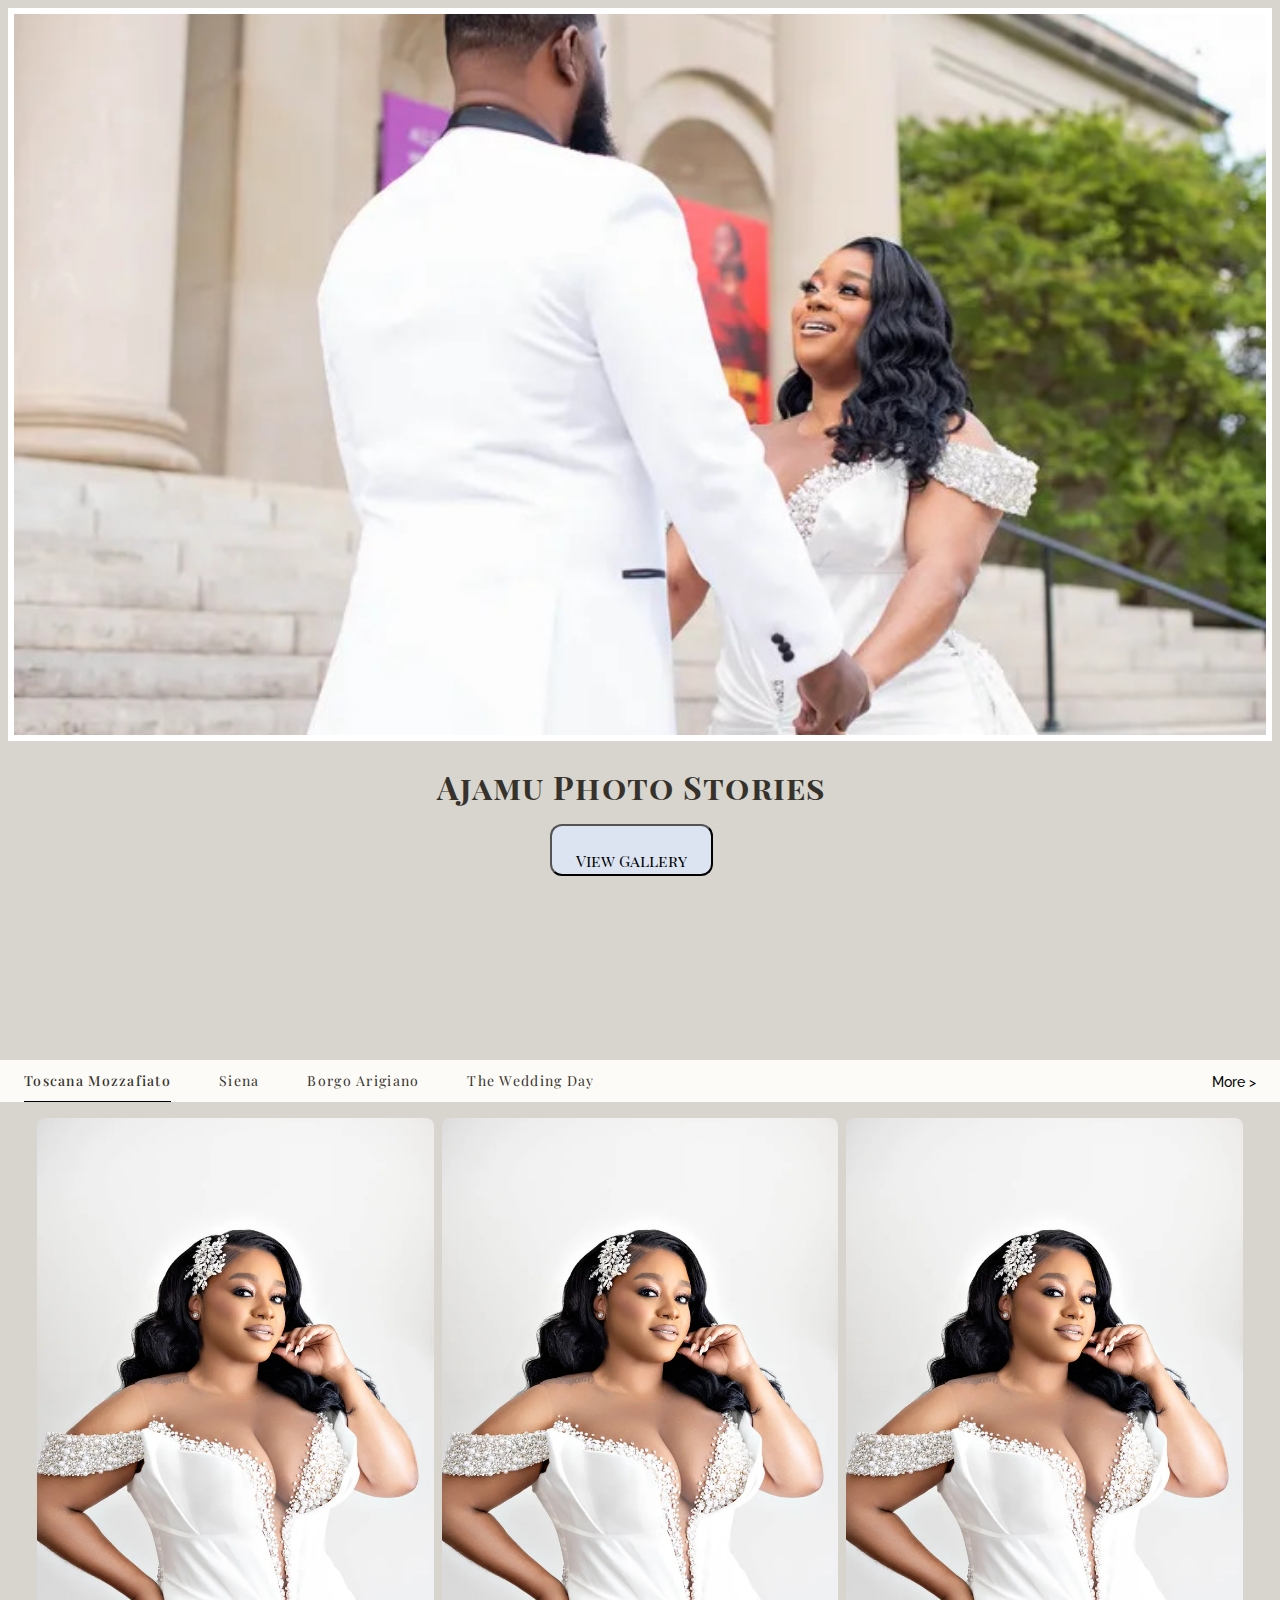
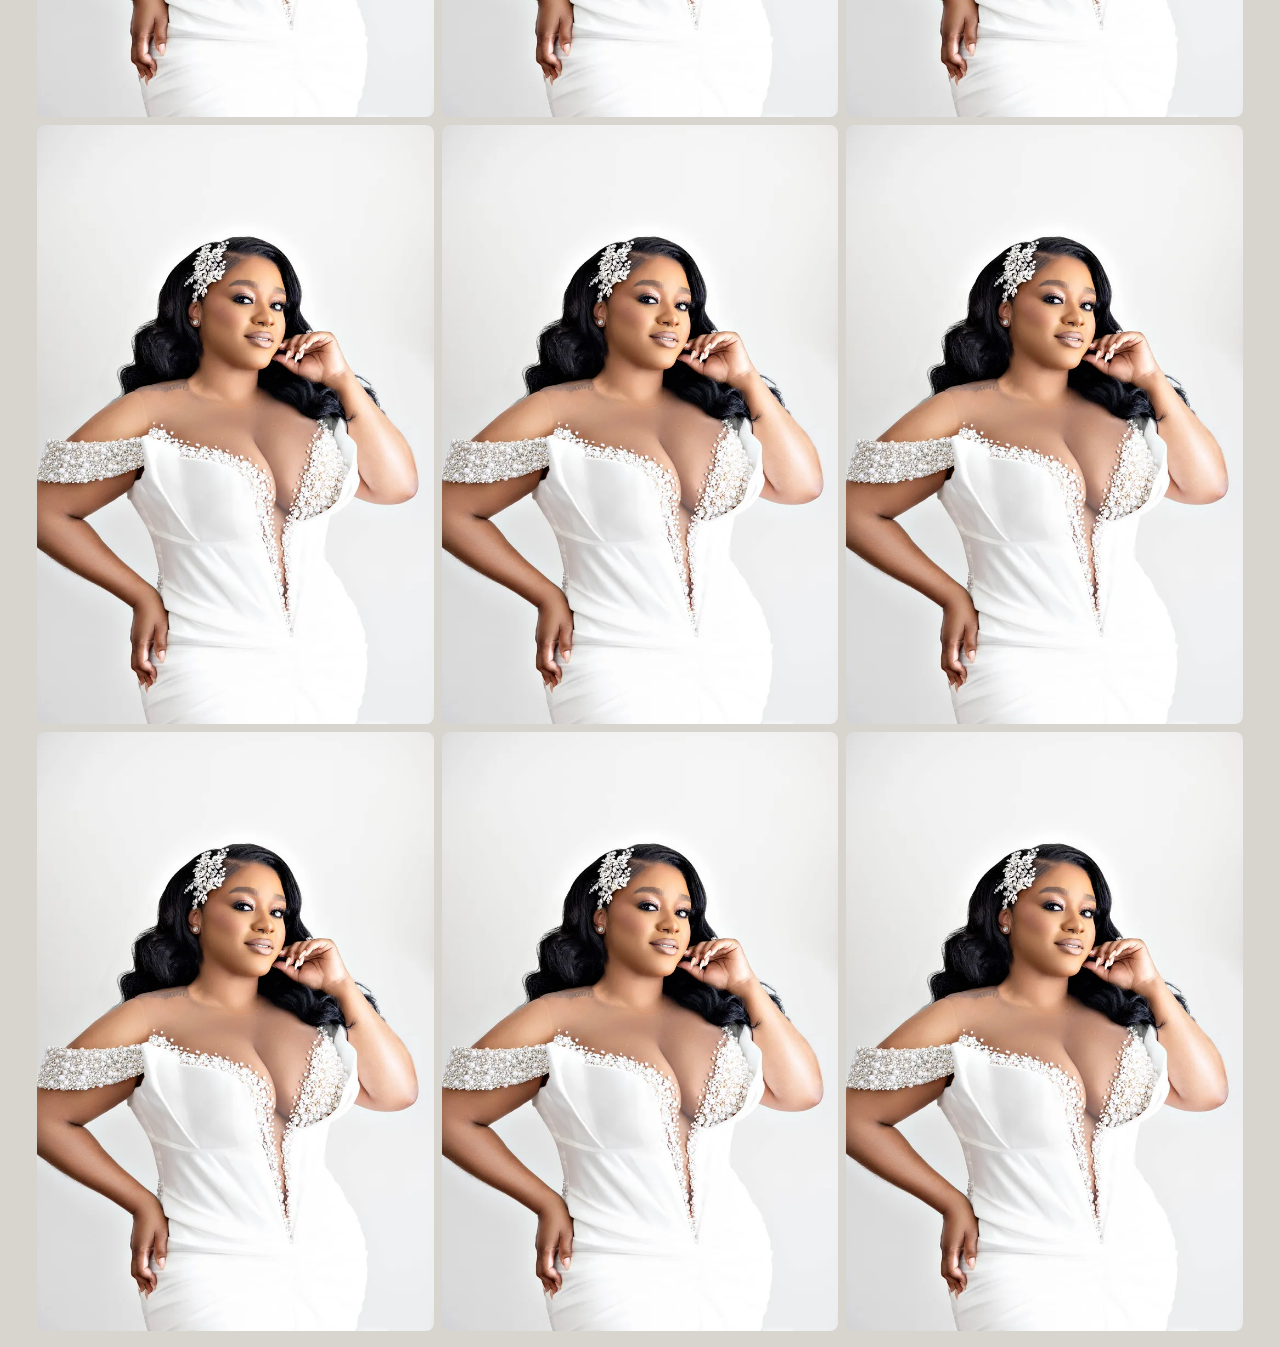
<file: example4.html>
<!DOCTYPE html>
<html lang="en">
    <head>
        <meta charset="UTF-8">
        <meta name="viewport" content="width=device-width, initial-scale=1.0">
        <link rel="stylesheet" href="css/example.css">
        <link rel="preconnect" href="https://fonts.googleapis.com">
        <link rel="preconnect" href="https://fonts.gstatic.com" crossorigin>
        <link href="https://fonts.googleapis.com/css2?family=Playfair+Display+SC&family=Playfair+Display:ital@0;1&family=Raleway:ital,wght@0,100..900;1,100..900&display=swap" rel="stylesheet">
        <!-- <script src="js/scripts.js" defer></script> -->
        <script src="js/example.js" defer></script>
        <title>Ajamu Photography</title>
    </head>
    <body>
        <div class="wrapper">
            <!-- header section start -->
            <header>
                <div class="logo">
                    <a href="#"><span class="logo-link">Ajamu Myrie</span></a>
                    <span class="logo-text">Chicago | Nyc | Jamaica | Destinations</span>
                </div>
                <button class="nav-toggle"><span>Menu</span></button>
                <nav class="header-nav-cont" data-visible="false"> <!-- 'data-visible' used to manipulate the javascript and css to show/hide nav on click -->
                    <div class="menu-header">
                        <span class="menu-logo">Ajamu Myrie</span>
                        <span class="menu-text">Grace | Elegance | Style</span>
                    </div>
                    <ul class="header-nav">
                        <li class="nav-top-li">
                            <a href="#">Home</a> <!-- refator css to remove margin without this class added -->
                        </li>
                        <li>
                            <a href="about.html">About</a>
                        </li>
                        <li>
                            <a href="portfolio.html">Portfolio</a>
                        </li>
                        <li class="nav-middle-li"> <!-- refator css to add margin without this class added -->
                            <a href="gallery.html">Gallery</a>
                        </li>
                        <li class="nav-bottom-li"> <!-- refator css to remove bottom border without this class added -->
                            <a href="contact.html">Contact</a>
                        </li>
                    </ul>
                    <div class="menu-contact">
                        <button class="menu-btn">Get In Touch</button>
                        <span class="insta-logo"></span>
                    </div>
                </nav>
            </header>
            <!-- header section end -->
            <!-- main section start -->
            <main>
                <!-- hero section start -->
                <section class="client-hero-cont">
                    <div class="client-hero-img client-img"></div>
                    <div class="client-hero-content-cont">
                        <h1 class="client-hero-text-header">Ajamu Photo Stories</h1>
                        <button class="client-hero-btn"><a href="#client-gallery">View Gallery</a></button>
                    </div>
                </section>
                <!-- hero section end -->
                <!-- client gallery nav start -->
                <section id="client-gallery" class="client-gallery-nav-cont">
                    <div class="client-gallery-nav-controls">
                        <div class="client-gallery-selections">
                            <p class="client-gallery-selection selection-1 active">Toscana Mozzafiato</p>
                            <p class="client-gallery-selection selection-2">Siena</p>
                            <p class="client-gallery-selection selection-3">Borgo Arigiano</p>
                            <p class="client-gallery-selection selection-4">The Wedding Day</p>
                        </div>
                        <div class="client-list-cont">
                            <button class="client-toggle">More ></button>
                            <ul class="client-gallery-nav hide-item">
                                <div class="client-nav-list-item">
                                    <li><a href="#">Client Example One</a></li>
                                    <span class="client-nav-locked"></span>
                                </div>
                                <div class="client-nav-list-item">
                                    <li><a href="example2.html">Client Example Two</a></li>
                                    <span class="client-nav-locked"></span>
                                </div>
                                <div class="client-nav-list-item">
                                    <li><a href="example3.html">Client Example One</a></li>
                                    <span class="client-nav-locked"></span>
                                </div>
                                <div class="client-nav-list-item">
                                    <li><a href="example4.html">Client Example One</a></li>
                                    <span class="client-nav-locked"></span>
                                </div>
                                <div class="client-nav-list-item">
                                    <li><a href="#">Client Example One</a></li>
                                    <span class="client-nav-locked"></span>
                                </div>
                                <div class="client-nav-list-item">
                                    <li><a href="#">Client Example One</a></li>
                                    <span class="client-nav-locked"></span>
                                </div>
                            </ul>
                        </div>
                    </div>
                </section>
                <!-- client gallery nav end -->
                <!-- client photo gallery start -->
                <section class="client-photo-gallery-cont">
                    <div class="client-photo-gallery client-photo-list-1">
                        <div class="column">
                            <div class="client-photo gallery-item" data-index="1">
                                <img src="img/test-wedding-portfolio-2.jpg" alt="">
                            </div>
                            <div class="client-photo gallery-item" data-index="2">
                                <img src="img/test-wedding-portfolio-2.jpg" alt="">
                            </div>
                            <div class="client-photo gallery-item" data-index="3">
                                <img src="img/test-wedding-portfolio-2.jpg" alt="">
                            </div>
                        </div>
                        <div class="column">
                            <div class="client-photo gallery-item" data-index="4">
                                <img src="img/test-wedding-portfolio-2.jpg" alt="">
                            </div>
                            <div class="client-photo gallery-item" data-index="5">
                                <img src="img/test-wedding-portfolio-2.jpg" alt="">
                            </div>
                            <div class="client-photo gallery-item" data-index="6">
                                <img src="img/test-wedding-portfolio-2.jpg" alt="">
                            </div>
                        </div>
                        <div class="column">
                            <div class="client-photo gallery-item" data-index="7">
                                <img src="img/test-wedding-portfolio-2.jpg" alt="">
                            </div>
                            <div class="client-photo gallery-item" data-index="8">
                                <img src="img/test-wedding-portfolio-2.jpg" alt="">
                            </div>
                            <div class="client-photo gallery-item" data-index="9">
                                <img src="img/test-wedding-portfolio-2.jpg" alt="">
                            </div>
                        </div>
                    </div>
                    <div class="client-photo-gallery client-photo-list-2 hide-item">
                        <div class="column">
                            <div class="client-photo gallery-item" data-index="10">
                                <img src="img/test-wedding-portfolio-3.jpg" alt="">
                            </div>
                            <div class="client-photo gallery-item" data-index="11">
                                <img src="img/test-wedding-portfolio-3.jpg" alt="">
                            </div>
                            <div class="client-photo gallery-item" data-index="12">
                                <img src="img/test-wedding-portfolio-3.jpg" alt="">
                            </div>
                        </div>
                        <div class="column">
                            <div class="client-photo gallery-item" data-index="13">
                                <img src="img/test-wedding-portfolio-3.jpg" alt="">
                            </div>
                            <div class="client-photo gallery-item" data-index="14">
                                <img src="img/test-wedding-portfolio-3.jpg" alt="">
                            </div>
                            <div class="client-photo gallery-item" data-index="15">
                                <img src="img/test-wedding-portfolio-3.jpg" alt="">
                            </div>
                        </div>
                        <div class="column">
                            <div class="client-photo gallery-item" data-index="16">
                                <img src="img/test-wedding-portfolio-3.jpg" alt="">
                            </div>
                            <div class="client-photo gallery-item" data-index="17">
                                <img src="img/test-wedding-portfolio-3.jpg" alt="">
                            </div>
                            <div class="client-photo gallery-item" data-index="18">
                                <img src="img/test-wedding-portfolio-3.jpg" alt="">
                            </div>
                        </div>
                    </div>
                </section>
                <!-- client photo gallery end -->
            </main>
            <!-- main section end -->
        </div>
    </body>
</html>
</file>
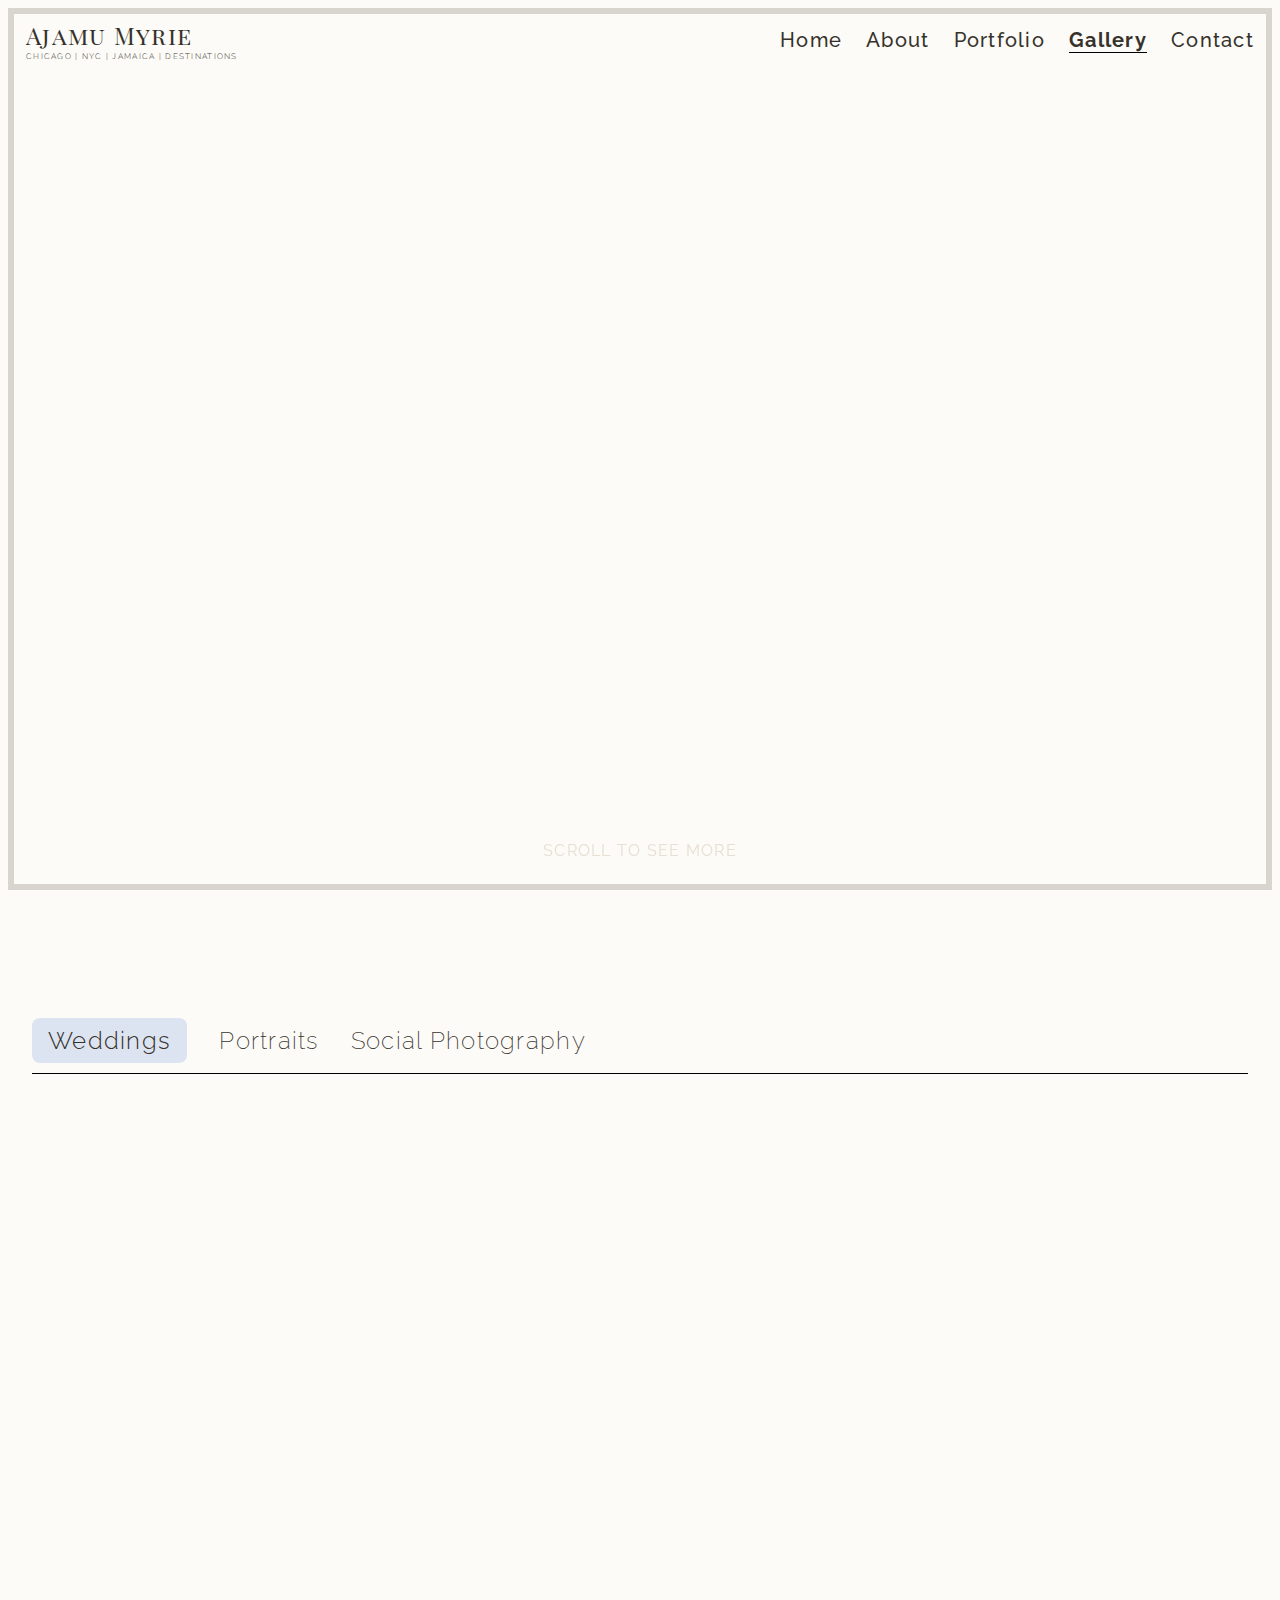
<file: gallery.html>
<!DOCTYPE html>
<html lang="en">
    <head>
        <meta charset="UTF-8">
        <meta name="viewport" content="width=device-width, initial-scale=1.0">
        <link rel="stylesheet" href="css/styles.css">
        <link rel="preconnect" href="https://fonts.googleapis.com">
        <link rel="preconnect" href="https://fonts.gstatic.com" crossorigin>
        <link href="https://fonts.googleapis.com/css2?family=Playfair+Display+SC&family=Playfair+Display:ital@0;1&family=Raleway:ital,wght@0,100..900;1,100..900&display=swap" rel="stylesheet">
        <script src="js/scripts.js" defer></script>
        <title>Gallery | Ajamu Photography</title>
    </head>
    <body>
        <div class="wrapper">
            <!-- header section start -->
            <header>
                <div class="logo">
                    <a href="index.html"><span class="logo-link">Ajamu Myrie</span></a>
                    <span class="logo-text">Chicago | Nyc | Jamaica | Destinations</span>
                </div>
                <button class="nav-toggle">
                    <svg xmlns="http://www.w3.org/2000/svg" height="18" width="18" viewBox="0 0 18 18">
                        <title>minus</title>
                        <g fill="#212121" class="nc-icon-wrapper">
                            <path stroke-linecap="round" stroke-linejoin="round" stroke-width="1.5" fill="none" stroke="#212121" class="nc-icon-wrapper" d="M-3.25 3.5L17.75 3.5"></path>
                            <path stroke-linecap="round" stroke-linejoin="round" stroke-width="1.5" fill="none" stroke="#212121" class="nc-icon-wrapper" d="M3.25 9L17.75 9"></path>
                            <path stroke-linecap="round" stroke-linejoin="round" stroke-width="1.5" fill="none" stroke="#212121" class="nc-icon-wrapper" d="M-3.25 14.5L17.75 14.5"></path>
                        </g>
                    </svg>
                </button>
                <nav class="header-nav-cont" data-visible="false"> <!-- 'data-visible' used to manipulate the javascript and css to show/hide nav on click -->
                    <div class="menu-header">
                        <span class="menu-logo">Ajamu Myrie</span>
                        <span class="menu-text">Grace | Elegance | Style</span>
                    </div>
                    <ul class="header-nav">
                        <li class="nav-top-li">
                            <a href="index.html">Home</a> <!-- refator css to remove margin without this class added -->
                        </li>
                        <li>
                            <a href="about.html">About</a>
                        </li>
                        <li>
                            <a href="portfolio.html">Portfolio</a>
                        </li>
                        <li class="nav-middle-li"> <!-- refator css to add margin without this class added -->
                            <a class="active-page" href="#">Gallery</a>
                        </li>
                        <li class="nav-bottom-li"> <!-- refator css to remove bottom border without this class added -->
                            <a href="contact.html">Contact</a>
                        </li>
                    </ul>
                    <div class="menu-contact">
                        <a class="menu-btn" href="contact.html">
                            <div class="btn-text-cont">
                                <p>Get In Touch</p>
                            </div>
                        </a>
                        <a class="instagram-logo" href="https://www.instagram.com/ajamuphoto/" target="_blank">
                            <svg xmlns="http://www.w3.org/2000/svg" height="18" width="18" viewBox="0 0 256 256">
                                <g style="stroke: none; stroke-width: 0; stroke-dasharray: none; stroke-linecap: butt; stroke-linejoin: miter; stroke-miterlimit: 10; fill: none; fill-rule: nonzero; opacity: 1;" transform="translate(1.4065934065934016 1.4065934065934016) scale(2.81 2.81)" >
                                    <path d="M 62.263 90 H 27.738 C 12.443 90 0 77.557 0 62.263 V 27.738 C 0 12.443 12.443 0 27.738 0 h 34.525 C 77.557 0 90 12.443 90 27.738 v 34.525 C 90 77.557 77.557 90 62.263 90 z M 27.738 7 C 16.303 7 7 16.303 7 27.738 v 34.525 C 7 73.697 16.303 83 27.738 83 h 34.525 C 73.697 83 83 73.697 83 62.263 V 27.738 C 83 16.303 73.697 7 62.263 7 H 27.738 z" style="stroke: none; stroke-width: 1; stroke-dasharray: none; stroke-linecap: butt; stroke-linejoin: miter; stroke-miterlimit: 10; fill: rgb(0,0,0); fill-rule: nonzero; opacity: 1;" transform=" matrix(1 0 0 1 0 0) " stroke-linecap="round" />
                                    <path d="M 45.255 70.47 c -13.904 0 -25.215 -11.312 -25.215 -25.215 S 31.352 20.04 45.255 20.04 s 25.215 11.312 25.215 25.215 S 59.159 70.47 45.255 70.47 z M 45.255 27.04 c -10.044 0 -18.215 8.171 -18.215 18.215 c 0 10.044 8.171 18.215 18.215 18.215 c 10.044 0 18.215 -8.171 18.215 -18.215 C 63.471 35.211 55.3 27.04 45.255 27.04 z" style="stroke: none; stroke-width: 1; stroke-dasharray: none; stroke-linecap: butt; stroke-linejoin: miter; stroke-miterlimit: 10; fill: rgb(0,0,0); fill-rule: nonzero; opacity: 1;" transform=" matrix(1 0 0 1 0 0) " stroke-linecap="round" />
                                    <circle cx="70.557" cy="19.936999999999998" r="4.897" style="stroke: none; stroke-width: 1; stroke-dasharray: none; stroke-linecap: butt; stroke-linejoin: miter; stroke-miterlimit: 10; fill: rgb(0,0,0); fill-rule: nonzero; opacity: 1;" transform="  matrix(1 0 0 1 0 0) "/>
                                </g>
                            </svg>
                        </a>
                    </div>
                </nav>
            </header>
            <!-- header section end -->
            <!-- main section start -->
            <main>
                <!-- hero section start -->
                <section class="hero">
                    <div class="hero-img hero-animation">
                        <div class="hero-text-cont">
                            <span class="hero-text">Scroll To See More</span>
                            <span class="hero-arrow">></span>
                        </div>
                    </div>
                </section>
                <!-- hero section end -->
                <!-- gallery section start -->
                <section class="gallery">
                    <div class="portfolio-selections-cont">
                        <div class="portfolio-selections">
                            <div class="portfolio-weddings active portfolio-selection">Weddings</div>
                            <div class="portfolio-engagements portfolio-selection">Portraits</div>
                            <div class="portfolio-engagements portfolio-selection">Social Photography</div>
                        </div>
                    </div>
                    <!-- gallery weddings section start -->
                    <div class="gallery-img-cont gallery-weddings-cont hidden">
                        <div class="gallery-item gallery-img hidden slide-right" data-index="1">
                            <img class="gallery-img portrait-2" src="img/test-wedding-social-3.jpg">
                        </div>
                        <div class="gallery-item gallery-img hidden slide-right" data-index="2">
                            <img class="gallery-img portrait-2" src="img/test-wedding-social-4.jpg">
                        </div>
                        <div class="gallery-item gallery-img hidden slide-right" data-index="3">
                            <img class="gallery-img portrait-2" src="img/test-wedding-social-2.jpg">
                        </div>
                        <div class="gallery-item gallery-img hidden slide-right" data-index="4">
                            <img class="gallery-img portrait-2" src="img/test-wedding-social.jpg">
                        </div>
                        <div class="gallery-item gallery-img hidden slide-right" data-index="5">
                            <img class="gallery-img portrait-2" src="img/test-wedding-social-3.jpg">
                        </div>
                        <div class="gallery-item gallery-img hidden slide-right" data-index="6">
                            <img class="gallery-img portrait-2" src="img/test-wedding-social-3.jpg">
                        </div>
                        <div class="gallery-item gallery-img hidden slide-right" data-index="7">
                            <img class="gallery-img portrait-2" src="img/test-wedding-social-3.jpg">
                        </div>
                        <div class="gallery-item gallery-img hidden slide-right" data-index="8">
                            <img class="gallery-img portrait-2" src="img/test-wedding-social-3.jpg">
                        </div>
                        <div class="gallery-item gallery-img hidden slide-right" data-index="9">
                            <img class="gallery-img portrait-2" src="img/test-wedding-social-3.jpg">
                        </div>
                        <div class="gallery-item gallery-img hidden slide-right" data-index="10">
                            <img class="gallery-img portrait-2" src="img/test-wedding-social-3.jpg">
                        </div>
                        <div class="gallery-item gallery-img hidden slide-right" data-index="11">
                            <img class="gallery-img portrait-2" src="img/test-wedding-social-3.jpg">
                        </div>
                        <div class="gallery-item gallery-img hidden slide-right" data-index="12">
                            <img class="gallery-img portrait-2" src="img/test-wedding-social-3.jpg">
                        </div>
                        <div class="gallery-item gallery-img hidden slide-right" data-index="13">
                            <img class="gallery-img portrait-2" src="img/test-wedding-social-3.jpg">
                        </div>
                        <div class="gallery-item gallery-img hidden slide-right" data-index="14">
                            <img class="gallery-img portrait-2" src="img/test-wedding-social-3.jpg">
                        </div>
                        <div class="gallery-item gallery-img hidden slide-right" data-index="15">
                            <img class="gallery-img portrait-2" src="img/test-wedding-social-3.jpg">
                        </div>
                        <div class="gallery-item gallery-img hidden slide-right" data-index="16">
                            <img class="gallery-img portrait-2" src="img/test-wedding-social-3.jpg">
                        </div>
                    </div>
                    <!-- gallery weddings section end -->
                    <!-- gallery portraits section start -->
                    <div class="gallery-img-cont gallery-portraits-cont hidden hidden-category">
                        <div class="gallery-item gallery-img hidden slide-right" data-index="17">
                            <img class="gallery-img portrait-1" src="img/test-wedding-social-4.jpg">
                        </div>
                        <div class="gallery-item gallery-img hidden slide-right" data-index="18">
                            <img class="gallery-img portrait-1" src="img/test-wedding-social-4.jpg">
                        </div>
                        <div class="gallery-item gallery-img hidden slide-right" data-index="19">
                            <img class="gallery-img portrait-1" src="img/test-wedding-social-4.jpg">
                        </div>
                        <div class="gallery-item gallery-img hidden slide-right" data-index="20">
                            <img class="gallery-img portrait-1" src="img/test-wedding-social-4.jpg">
                        </div>
                        <div class="gallery-item gallery-img hidden slide-right" data-index="21">
                            <img class="gallery-img portrait-1" src="img/test-wedding-social-4.jpg">
                        </div>
                        <div class="gallery-item gallery-img hidden slide-right" data-index="22">
                            <img class="gallery-img portrait-1" src="img/test-wedding-social-4.jpg">
                        </div>
                        <div class="gallery-item gallery-img hidden slide-right" data-index="23">
                            <img class="gallery-img portrait-1" src="img/test-wedding-social-4.jpg">
                        </div>
                        <div class="gallery-item gallery-img hidden slide-right" data-index="24">
                            <img class="gallery-img portrait-1" src="img/test-wedding-social-4.jpg">
                        </div>
                        <div class="gallery-item gallery-img hidden slide-right" data-index="25">
                            <img class="gallery-img portrait-1" src="img/test-wedding-social-4.jpg">
                        </div>
                        <div class="gallery-item gallery-img hidden slide-right" data-index="26">
                            <img class="gallery-img portrait-1" src="img/test-wedding-social-4.jpg">
                        </div>
                        <div class="gallery-item gallery-img hidden slide-right" data-index="27">
                            <img class="gallery-img portrait-1" src="img/test-wedding-social-4.jpg">
                        </div>
                        <div class="gallery-item gallery-img hidden slide-right" data-index="28">
                            <img class="gallery-img portrait-1" src="img/test-wedding-social-4.jpg">
                        </div>
                        <div class="gallery-item gallery-img hidden slide-right" data-index="29">
                            <img class="gallery-img portrait-1" src="img/test-wedding-social-4.jpg">
                        </div>
                        <div class="gallery-item gallery-img hidden slide-right" data-index="30">
                            <img class="gallery-img portrait-1" src="img/test-wedding-social-4.jpg">
                        </div>
                        <div class="gallery-item gallery-img hidden slide-right" data-index="31">
                            <img class="gallery-img portrait-1" src="img/test-wedding-social-4.jpg">
                        </div>
                        <div class="gallery-item gallery-img hidden slide-right" data-index="32">
                            <img class="gallery-img portrait-1" src="img/test-wedding-social-4.jpg">
                        </div>
                    </div>
                    <!-- gallery portraits section end -->
                    <!-- gallery social photography section start -->
                    <div class="gallery-img-cont gallery-social-cont hidden hidden-category">
                        <div class="gallery-item gallery-img hidden slide-right" data-index="33">
                            <img class="gallery-img portrait-3" src="img/test-wedding-social-2.jpg">
                        </div>
                        <div class="gallery-item gallery-img hidden slide-right" data-index="34">
                            <img class="gallery-img portrait-3" src="img/test-wedding-social-2.jpg">
                        </div>
                        <div class="gallery-item gallery-img hidden slide-right" data-index="35">
                            <img class="gallery-img portrait-3" src="img/test-wedding-social-2.jpg">
                        </div>
                        <div class="gallery-item gallery-img hidden slide-right" data-index="36">
                            <img class="gallery-img portrait-3" src="img/test-wedding-social-2.jpg">
                        </div>
                        <div class="gallery-item gallery-img hidden slide-right" data-index="37">
                            <img class="gallery-img portrait-3" src="img/test-wedding-social-2.jpg">
                        </div>
                        <div class="gallery-item gallery-img hidden slide-right" data-index="38">
                            <img class="gallery-img portrait-3" src="img/test-wedding-social-2.jpg">
                        </div>
                        <div class="gallery-item gallery-img hidden slide-right" data-index="39">
                            <img class="gallery-img portrait-3" src="img/test-wedding-social-2.jpg">
                        </div>
                        <div class="gallery-item gallery-img hidden slide-right" data-index="40">
                            <img class="gallery-img portrait-3" src="img/test-wedding-social-2.jpg">
                        </div>
                        <div class="gallery-item gallery-img hidden slide-right" data-index="41">
                            <img class="gallery-img portrait-3" src="img/test-wedding-social-2.jpg">
                        </div>
                        <div class="gallery-item gallery-img hidden slide-right" data-index="42">
                            <img class="gallery-img portrait-3" src="img/test-wedding-social-2.jpg">
                        </div>
                        <div class="gallery-item gallery-img hidden slide-right" data-index="43">
                            <img class="gallery-img portrait-3" src="img/test-wedding-social-2.jpg">
                        </div>
                        <div class="gallery-item gallery-img hidden slide-right" data-index="44">
                            <img class="gallery-img portrait-3" src="img/test-wedding-social-2.jpg">
                        </div>
                        <div class="gallery-item gallery-img hidden slide-right" data-index="45">
                            <img class="gallery-img portrait-3" src="img/test-wedding-social-2.jpg">
                        </div>
                        <div class="gallery-item gallery-img hidden slide-right" data-index="46">
                            <img class="gallery-img portrait-3" src="img/test-wedding-social-2.jpg">
                        </div>
                        <div class="gallery-item gallery-img hidden slide-right" data-index="47">
                            <img class="gallery-img portrait-3" src="img/test-wedding-social-2.jpg">
                        </div>
                        <div class="gallery-item gallery-img hidden slide-right" data-index="48">
                            <img class="gallery-img portrait-3" src="img/test-wedding-social-2.jpg">
                        </div>
                    </div>
                    <!-- gallery social photography section end -->
                </section>
                <!-- gallery section end -->
                <!-- call to action section start -->
                <section class="call-to-action">
                    <div class="call-to-action-cont">
                        <div class="call-to-action-img action-img-1 hidden slide-right"></div>
                        <div class="cta-text-cont hidden">
                            <h2>Ready to create some incredible wedding photos?</h2>
                            <p class="call-to-action-text-main">If you love what you feel here and want images and moments captured like the ones you see here, then let’s grab a coffee. I want to learn more about your wedding and how photography fits into your wedding day.</p>
                            <a class="call-to-action-btn" href="contact.html">
                                <div class="btn-text-cont">
                                    <p>Let's Work Together</p>
                                </div>
                            </a>
                        </div>
                        <div class="call-to-action-img action-img-2 hidden slide-right"></div>
                    </div>
                </section>
                <!-- call to action section end -->
                <!-- contact section start -->
                <section class="contact">
                    <div class="contact-text hidden slide-down">
                        <h2>Ajamu Myrie Photagrapher</h2>
                        <p class="contact-text-main">Wedding photographer and storyteller Follow me on instagram <span class="social-handle">@ajamuphotos</span></p>
                    </div>
                    <div class="contact-cont hidden slide-down">
                        <div class="instagram-preview-cont">
                            <div class="instagram-preview preview-1 hidden slide-right"></div>
                            <div class="instagram-preview preview-2 hidden slide-right"></div>
                            <div class="instagram-preview preview-3 hidden slide-right"></div>
                            <div class="instagram-preview preview-4 hidden slide-right"></div>
                            <div class="instagram-preview preview-1 hidden slide-right"></div>
                            <div class="instagram-preview preview-2 hidden slide-right"></div>
                            <div class="instagram-preview preview-3 hidden slide-right"></div>
                            <div class="instagram-preview preview-4 hidden slide-right"></div>
                            <div class="instagram-preview preview-1 hidden slide-right"></div>
                            <div class="instagram-preview preview-2 hidden slide-right"></div>
                            <div class="instagram-preview preview-3 hidden slide-right"></div>
                            <div class="instagram-preview preview-4 hidden slide-right"></div>
                            <div class="instagram-preview preview-1 hidden slide-right"></div>
                            <div class="instagram-preview preview-2 hidden slide-right"></div>
                            <div class="instagram-preview preview-3 hidden slide-right"></div>
                            <div class="instagram-preview preview-4 hidden slide-right"></div>
                        </div>
                    </div>
                    <div class="footer-nav-cont hidden">
                        <a class="instagram-logo" href="https://www.instagram.com/ajamuphoto/" target="_blank">
                            <svg xmlns="http://www.w3.org/2000/svg" height="18" width="18" viewBox="0 0 256 256">
                                <g style="stroke: none; stroke-width: 0; stroke-dasharray: none; stroke-linecap: butt; stroke-linejoin: miter; stroke-miterlimit: 10; fill: none; fill-rule: nonzero; opacity: 1;" transform="translate(1.4065934065934016 1.4065934065934016) scale(2.81 2.81)" >
                                    <path d="M 62.263 90 H 27.738 C 12.443 90 0 77.557 0 62.263 V 27.738 C 0 12.443 12.443 0 27.738 0 h 34.525 C 77.557 0 90 12.443 90 27.738 v 34.525 C 90 77.557 77.557 90 62.263 90 z M 27.738 7 C 16.303 7 7 16.303 7 27.738 v 34.525 C 7 73.697 16.303 83 27.738 83 h 34.525 C 73.697 83 83 73.697 83 62.263 V 27.738 C 83 16.303 73.697 7 62.263 7 H 27.738 z" style="stroke: none; stroke-width: 1; stroke-dasharray: none; stroke-linecap: butt; stroke-linejoin: miter; stroke-miterlimit: 10; fill: rgb(0,0,0); fill-rule: nonzero; opacity: 1;" transform=" matrix(1 0 0 1 0 0) " stroke-linecap="round" />
                                    <path d="M 45.255 70.47 c -13.904 0 -25.215 -11.312 -25.215 -25.215 S 31.352 20.04 45.255 20.04 s 25.215 11.312 25.215 25.215 S 59.159 70.47 45.255 70.47 z M 45.255 27.04 c -10.044 0 -18.215 8.171 -18.215 18.215 c 0 10.044 8.171 18.215 18.215 18.215 c 10.044 0 18.215 -8.171 18.215 -18.215 C 63.471 35.211 55.3 27.04 45.255 27.04 z" style="stroke: none; stroke-width: 1; stroke-dasharray: none; stroke-linecap: butt; stroke-linejoin: miter; stroke-miterlimit: 10; fill: rgb(0,0,0); fill-rule: nonzero; opacity: 1;" transform=" matrix(1 0 0 1 0 0) " stroke-linecap="round" />
                                    <circle cx="70.557" cy="19.936999999999998" r="4.897" style="stroke: none; stroke-width: 1; stroke-dasharray: none; stroke-linecap: butt; stroke-linejoin: miter; stroke-miterlimit: 10; fill: rgb(0,0,0); fill-rule: nonzero; opacity: 1;" transform="  matrix(1 0 0 1 0 0) "/>
                                </g>
                            </svg>
                        </a>
                        <ul class="footer-nav">
                            <li>
                                <a href="index.html">Home</a>
                            </li>
                            <li>
                                <a href="about.html">About</a>
                            </li>
                            <li>
                                <a href="portfolio.html">Portfolio</a>
                            </li>
                            <li>
                                <a href="#">Gallery</a>
                            </li>
                            <li>
                                <a href="contact.html">Contact</a>
                            </li>
                        </ul>
                    </div>
                </section>
                <!-- contact section end -->
            </main>
            <!-- main section end -->
        </div>
    </body>
</html>
</file>
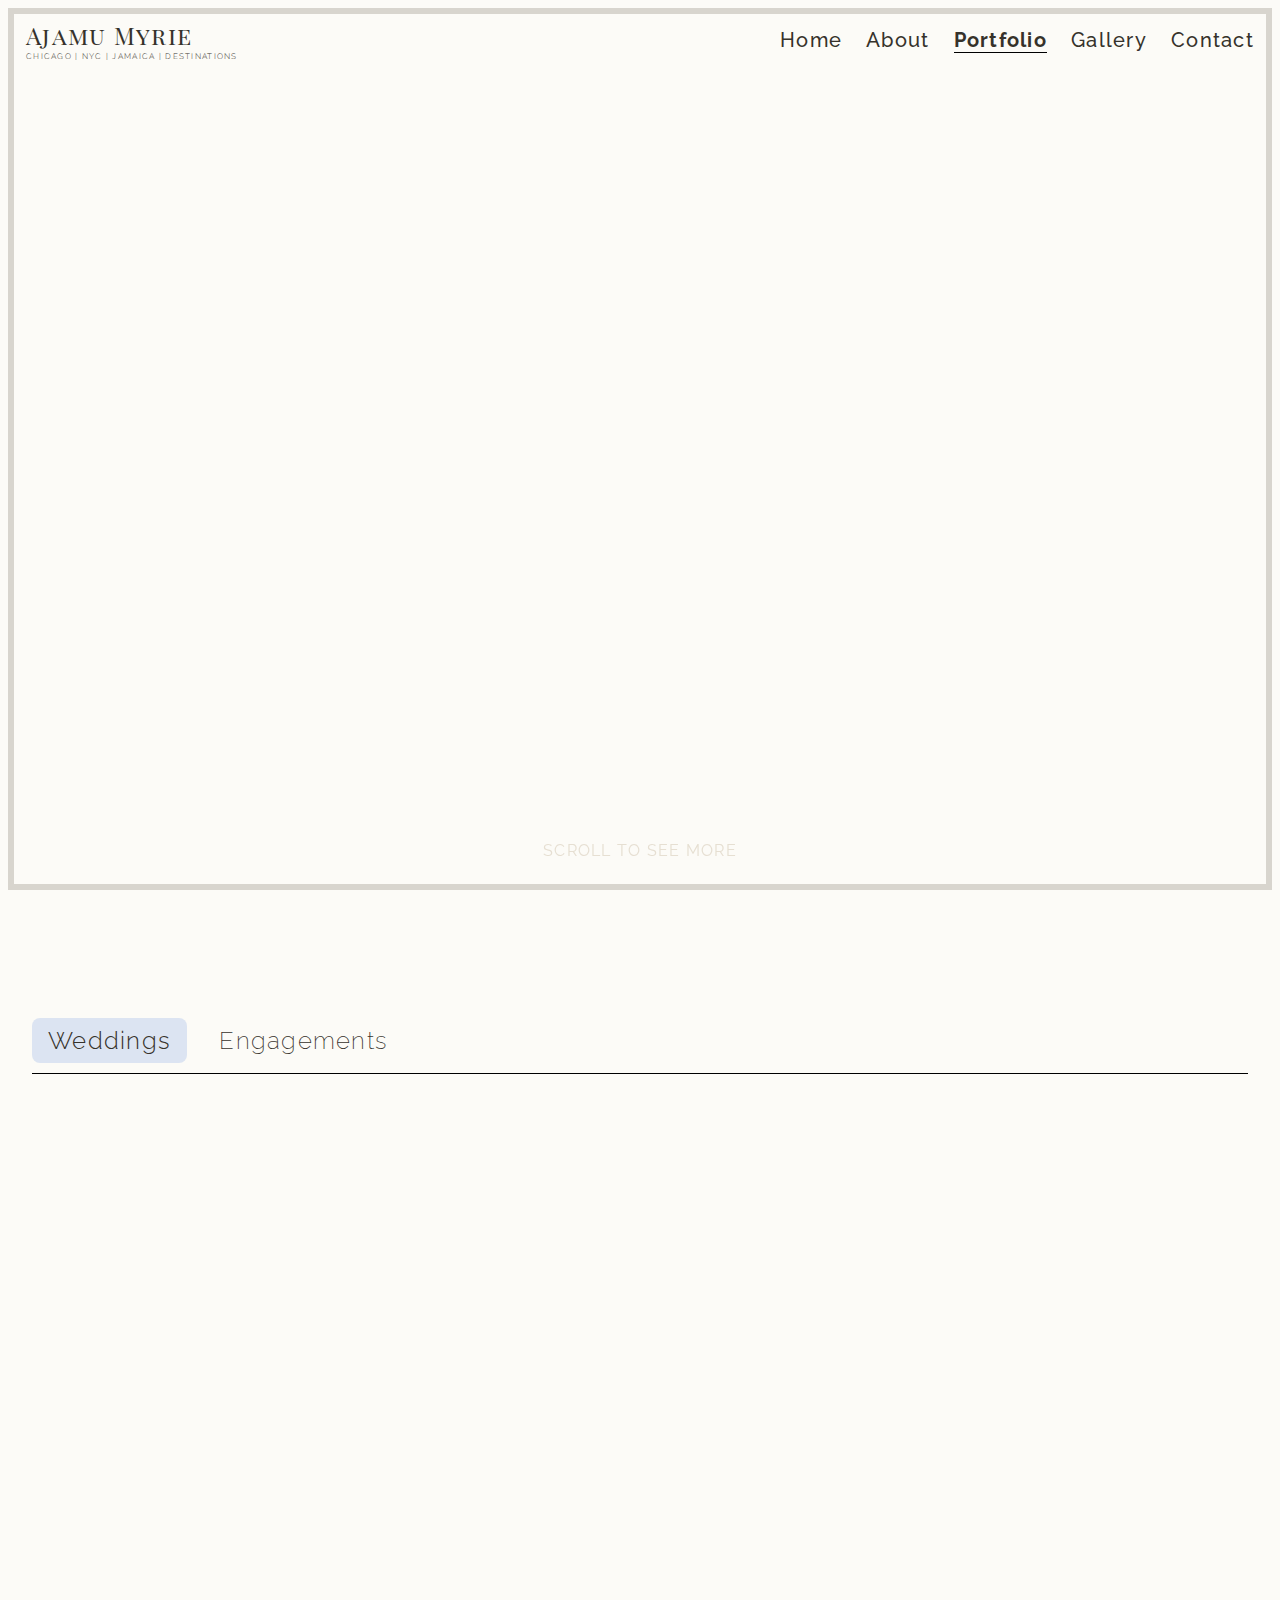
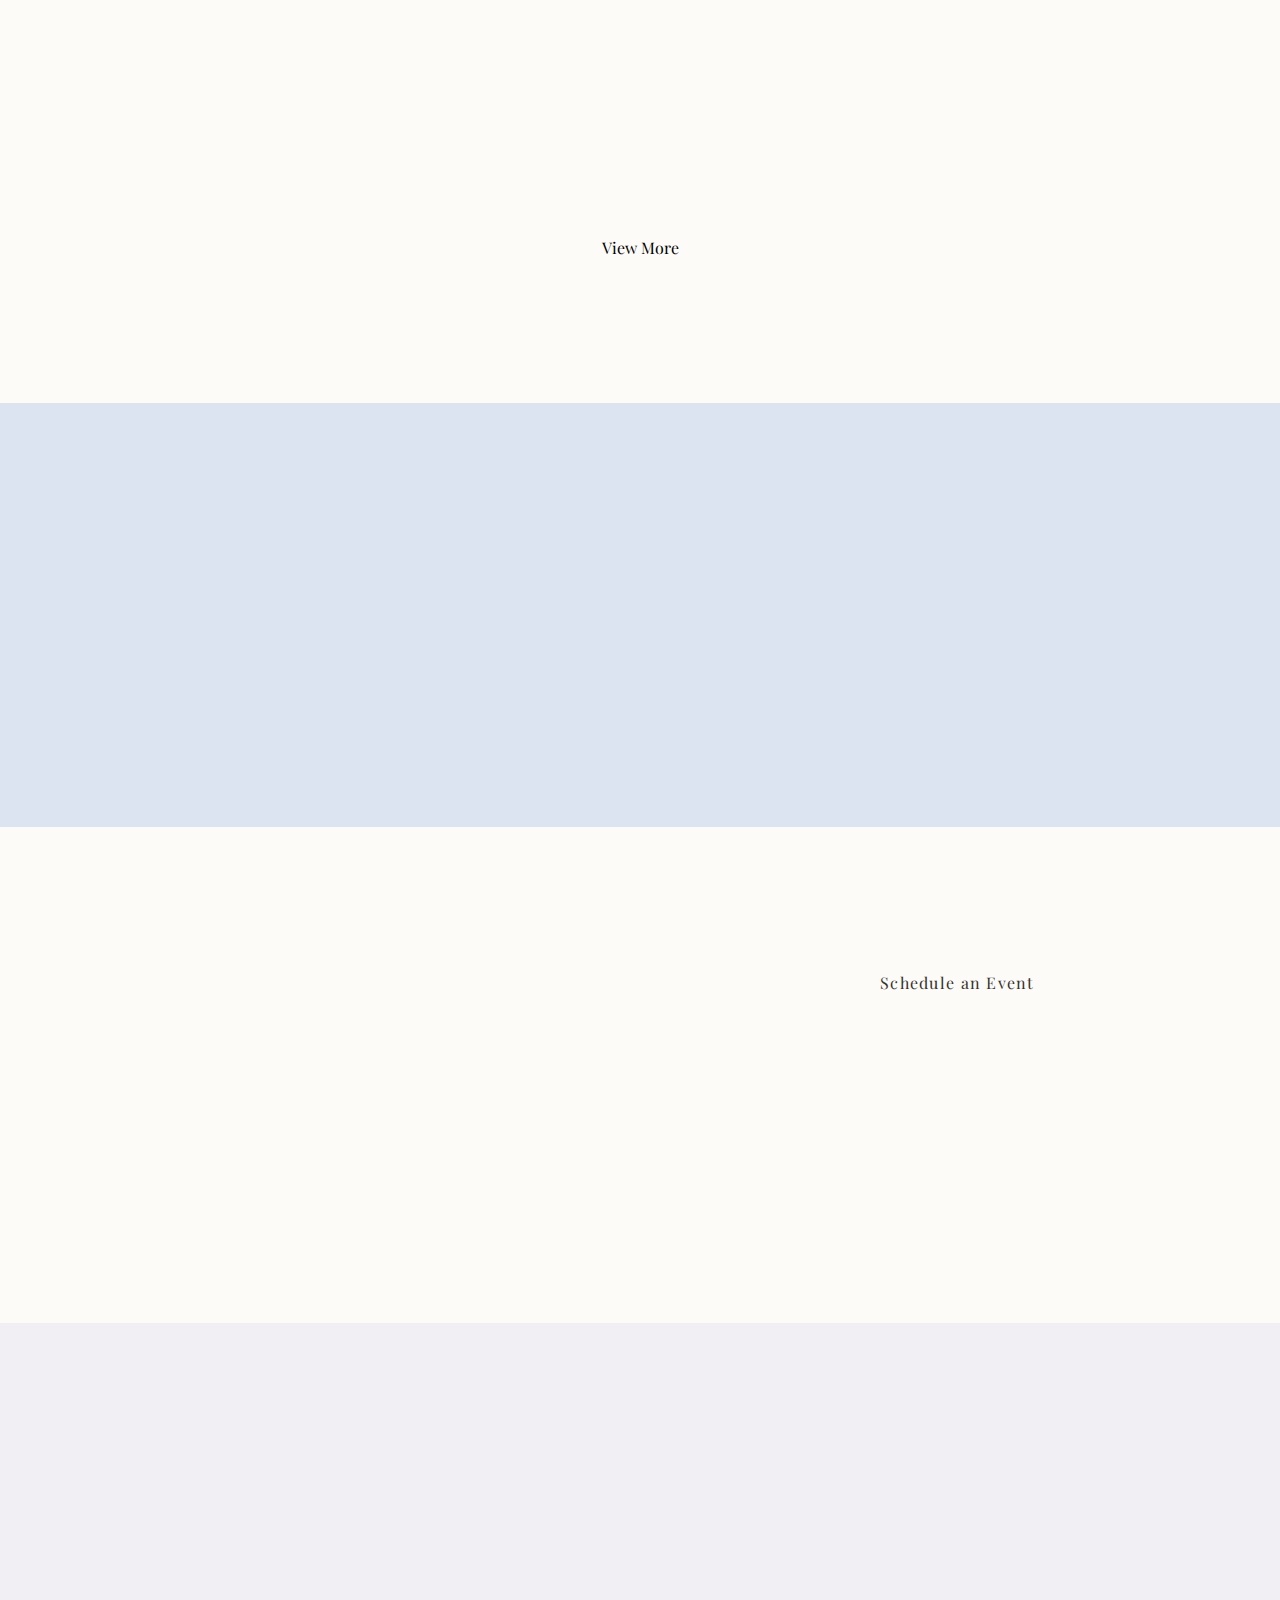
<file: portfolio.html>
<!DOCTYPE html>
<html lang="en">
    <head>
        <meta charset="UTF-8">
        <meta name="viewport" content="width=device-width, initial-scale=1.0">
        <link rel="stylesheet" href="css/styles.css">
        <link rel="preconnect" href="https://fonts.googleapis.com">
        <link rel="preconnect" href="https://fonts.gstatic.com" crossorigin>
        <link href="https://fonts.googleapis.com/css2?family=Playfair+Display+SC&family=Playfair+Display:ital@0;1&family=Raleway:ital,wght@0,100..900;1,100..900&display=swap" rel="stylesheet">
        <script src="js/scripts.js" defer></script>
        <title>Portfolio | Ajamu Photography</title>
    </head>
    <body>
        <div class="wrapper">
            <!-- header section start -->
            <header>
                <div class="logo">
                    <a href="index.html"><span class="logo-link">Ajamu Myrie</span></a>
                    <span class="logo-text">Chicago | Nyc | Jamaica | Destinations</span>
                </div>
                <button class="nav-toggle">
                    <svg xmlns="http://www.w3.org/2000/svg" height="18" width="18" viewBox="0 0 18 18">
                        <title>minus</title>
                        <g fill="#212121" class="nc-icon-wrapper">
                            <path stroke-linecap="round" stroke-linejoin="round" stroke-width="1.5" fill="none" stroke="#212121" class="nc-icon-wrapper" d="M-3.25 3.5L17.75 3.5"></path>
                            <path stroke-linecap="round" stroke-linejoin="round" stroke-width="1.5" fill="none" stroke="#212121" class="nc-icon-wrapper" d="M3.25 9L17.75 9"></path>
                            <path stroke-linecap="round" stroke-linejoin="round" stroke-width="1.5" fill="none" stroke="#212121" class="nc-icon-wrapper" d="M-3.25 14.5L17.75 14.5"></path>
                        </g>
                    </svg>
                </button>
                <nav class="header-nav-cont" data-visible="false"> <!-- 'data-visible' used to manipulate the javascript and css to show/hide nav on click -->
                    <div class="menu-header">
                        <span class="menu-logo">Ajamu Myrie</span>
                        <span class="menu-text">Grace | Elegance | Style</span>
                    </div>
                    <ul class="header-nav">
                        <li class="nav-top-li">
                            <a href="index.html">Home</a> <!-- refator css to remove margin without this class added -->
                        </li>
                        <li>
                            <a href="about.html">About</a>
                        </li>
                        <li>
                            <a class="active-page" href="#">Portfolio</a>
                        </li>
                        <li class="nav-middle-li"> <!-- refator css to add margin without this class added -->
                            <a href="gallery.html">Gallery</a>
                        </li>
                        <li class="nav-bottom-li"> <!-- refator css to remove bottom border without this class added -->
                            <a href="contact.html">Contact</a>
                        </li>
                    </ul>
                    <div class="menu-contact">
                        <a class="menu-btn" href="contact.html">
                            <div class="btn-text-cont">
                                <p>Get In Touch</p>
                            </div>
                        </a>
                        <a class="instagram-logo" href="https://www.instagram.com/ajamuphoto/" target="_blank">
                            <svg xmlns="http://www.w3.org/2000/svg" height="18" width="18" viewBox="0 0 256 256">
                                <g style="stroke: none; stroke-width: 0; stroke-dasharray: none; stroke-linecap: butt; stroke-linejoin: miter; stroke-miterlimit: 10; fill: none; fill-rule: nonzero; opacity: 1;" transform="translate(1.4065934065934016 1.4065934065934016) scale(2.81 2.81)" >
                                    <path d="M 62.263 90 H 27.738 C 12.443 90 0 77.557 0 62.263 V 27.738 C 0 12.443 12.443 0 27.738 0 h 34.525 C 77.557 0 90 12.443 90 27.738 v 34.525 C 90 77.557 77.557 90 62.263 90 z M 27.738 7 C 16.303 7 7 16.303 7 27.738 v 34.525 C 7 73.697 16.303 83 27.738 83 h 34.525 C 73.697 83 83 73.697 83 62.263 V 27.738 C 83 16.303 73.697 7 62.263 7 H 27.738 z" style="stroke: none; stroke-width: 1; stroke-dasharray: none; stroke-linecap: butt; stroke-linejoin: miter; stroke-miterlimit: 10; fill: rgb(0,0,0); fill-rule: nonzero; opacity: 1;" transform=" matrix(1 0 0 1 0 0) " stroke-linecap="round" />
                                    <path d="M 45.255 70.47 c -13.904 0 -25.215 -11.312 -25.215 -25.215 S 31.352 20.04 45.255 20.04 s 25.215 11.312 25.215 25.215 S 59.159 70.47 45.255 70.47 z M 45.255 27.04 c -10.044 0 -18.215 8.171 -18.215 18.215 c 0 10.044 8.171 18.215 18.215 18.215 c 10.044 0 18.215 -8.171 18.215 -18.215 C 63.471 35.211 55.3 27.04 45.255 27.04 z" style="stroke: none; stroke-width: 1; stroke-dasharray: none; stroke-linecap: butt; stroke-linejoin: miter; stroke-miterlimit: 10; fill: rgb(0,0,0); fill-rule: nonzero; opacity: 1;" transform=" matrix(1 0 0 1 0 0) " stroke-linecap="round" />
                                    <circle cx="70.557" cy="19.936999999999998" r="4.897" style="stroke: none; stroke-width: 1; stroke-dasharray: none; stroke-linecap: butt; stroke-linejoin: miter; stroke-miterlimit: 10; fill: rgb(0,0,0); fill-rule: nonzero; opacity: 1;" transform="  matrix(1 0 0 1 0 0) "/>
                                </g>
                            </svg>
                        </a>
                    </div>
                </nav>
            </header>
            <!-- header section end -->
            <!-- main section start -->
            <main>
                <!-- hero section start -->
                <section class="hero">
                    <div class="hero-img hero-animation">
                        <div class="hero-text-cont">
                            <span class="hero-text">Scroll To See More</span>
                            <span class="hero-arrow">></span>
                        </div>
                    </div>
                </section>
                <!-- hero section end -->
                <!-- portfolio featuredsection start -->
                <section class="portfolio-featured">
                    <div class="portfolio-selections-cont">
                        <div class="portfolio-selections">
                            <div class="portfolio-selection portfolio-weddings active">Weddings</div>
                            <div class="portfolio-selection portfolio-engagements">Engagements</div>
                        </div>
                    </div>
                    <div class="featured-cont portfolio-feat-cont hidden slide-right">
                        <div class="featured-highlight hidden">
                            <a href="client-pages/example.html" target="_blank"><div class="featured-highlight-img featured-img-1"></div></a>
                            <div class="featured-highlight-title-cont">
                                <div class="unlocked">
                                    <svg xmlns="http://www.w3.org/2000/svg" height="18" width="18" viewBox="0 0 18 18">
                                        <title>lock open white</title>
                                        <g class="nc-icon-wrapper" fill="none" stroke="#212121" stroke-width="1.5">
                                            <path d="M7.25,8.25v-3.25c0-1.795-1.455-3.25-3.25-3.25h0c-1.795,0-3.25,1.455-3.25,3.25v1.25" stroke-linecap="round" stroke-linejoin="round" stroke="#212121"></path>
                                            <path stroke-linecap="round" stroke-linejoin="round" stroke="#212121" d="M9.5 11.75L9.5 12.75"></path>
                                            <rect x="3.75" y="8.25" width="11.5" height="8" rx="2" ry="2" stroke-linecap="round" stroke-linejoin="round"></rect>
                                        </g>
                                    </svg>
                                </div>
                                <a href="client-pages/example.html" target="_blank">
                                    <h3 class="featured-highlight-title">Tuscany Romance Siena, Italy</h3>
                                </a>
                            </div>
                            <p class="featured-highlight-text">Stephanie + Jon</p>
                        </div>
                        <div class="featured-highlight staggered-slide hidden slide-right">
                            <a href="php/login.php" target="_blank"><div class="featured-highlight-img featured-img-2"></div></a>
                            <div class="featured-highlight-title-cont">
                                <div class="locked">
                                    <svg xmlns="http://www.w3.org/2000/svg" height="18" width="18" viewBox="0 0 18 18">
                                        <title>lock white</title>
                                        <g class="nc-icon-wrapper" fill="none" stroke="#212121" stroke-width="1.5">
                                            <path d="M5.75,8.25v-3.25c0-1.795,1.455-3.25,3.25-3.25h0c1.795,0,3.25,1.455,3.25,3.25v3.25" stroke-linecap="round" stroke-linejoin="round" stroke="#212121"></path>
                                            <path stroke-linecap="round" stroke-linejoin="round" stroke="#212121" d="M9 11.75L9 12.75"></path>
                                            <rect x="3.25" y="8.25" width="11.5" height="8" rx="2" ry="2" stroke-linecap="round" stroke-linejoin="round"></rect>
                                        </g>
                                    </svg>
                                </div>
                                <a href="php/login.php" target="_blank">
                                    <h3 class="featured-highlight-title">Chic Private Wedding Club</h3>
                                </a>
                            </div>
                            <p class="featured-highlight-text">Alex + James</p>
                        </div>
                        <div class="featured-highlight staggered-slide hidden slide-right">
                            <a href="php/login.php" target="_blank"><div class="featured-highlight-img featured-img-3"></div></a>
                            <div class="featured-highlight-title-cont">
                                <div class="locked">
                                    <svg xmlns="http://www.w3.org/2000/svg" height="18" width="18" viewBox="0 0 18 18">
                                        <title>lock white</title>
                                        <g class="nc-icon-wrapper" fill="none" stroke="#212121" stroke-width="1.5">
                                            <path d="M5.75,8.25v-3.25c0-1.795,1.455-3.25,3.25-3.25h0c1.795,0,3.25,1.455,3.25,3.25v3.25" stroke-linecap="round" stroke-linejoin="round" stroke="#212121"></path>
                                            <path stroke-linecap="round" stroke-linejoin="round" stroke="#212121" d="M9 11.75L9 12.75"></path>
                                            <rect x="3.25" y="8.25" width="11.5" height="8" rx="2" ry="2" stroke-linecap="round" stroke-linejoin="round"></rect>
                                        </g>
                                    </svg>
                                </div>
                                <a href="php/login.php" target="_blank">
                                    <h3 class="featured-highlight-title">Riverbend Kohler, WI Wedding</h3>
                                </a>
                            </div>
                            <p class="featured-highlight-text">Emily + Mike</p>
                        </div>
                        <div class="featured-highlight staggered-slide hidden slide-right">
                            <a href="php/login.php" target="_blank"><div class="featured-highlight-img featured-img-4"></div></a>
                            <div class="featured-highlight-title-cont">
                                <div class="locked">
                                    <svg xmlns="http://www.w3.org/2000/svg" height="18" width="18" viewBox="0 0 18 18">
                                        <title>lock white</title>
                                        <g class="nc-icon-wrapper" fill="none" stroke="#212121" stroke-width="1.5">
                                            <path d="M5.75,8.25v-3.25c0-1.795,1.455-3.25,3.25-3.25h0c1.795,0,3.25,1.455,3.25,3.25v3.25" stroke-linecap="round" stroke-linejoin="round" stroke="#212121"></path>
                                            <path stroke-linecap="round" stroke-linejoin="round" stroke="#212121" d="M9 11.75L9 12.75"></path>
                                            <rect x="3.25" y="8.25" width="11.5" height="8" rx="2" ry="2" stroke-linecap="round" stroke-linejoin="round"></rect>
                                        </g>
                                    </svg>
                                </div>
                                <a href="php/login.php" target="_blank">
                                    <h3 class="featured-highlight-title">Elegant Mexico Wedding</h3>
                                </a>
                            </div>
                            <p class="featured-highlight-text">Kindal + Mike</p>
                        </div>
                        <div class="featured-highlight staggered-slide hidden slide-right">
                            <a href="php/login.php" target="_blank"><div class="featured-highlight-img featured-img-5"></div></a>
                            <div class="featured-highlight-title-cont">
                                <div class="locked">
                                    <svg xmlns="http://www.w3.org/2000/svg" height="18" width="18" viewBox="0 0 18 18">
                                        <title>lock white</title>
                                        <g class="nc-icon-wrapper" fill="none" stroke="#212121" stroke-width="1.5">
                                            <path d="M5.75,8.25v-3.25c0-1.795,1.455-3.25,3.25-3.25h0c1.795,0,3.25,1.455,3.25,3.25v3.25" stroke-linecap="round" stroke-linejoin="round" stroke="#212121"></path>
                                            <path stroke-linecap="round" stroke-linejoin="round" stroke="#212121" d="M9 11.75L9 12.75"></path>
                                            <rect x="3.25" y="8.25" width="11.5" height="8" rx="2" ry="2" stroke-linecap="round" stroke-linejoin="round"></rect>
                                        </g>
                                    </svg>
                                </div>
                                <a href="php/login.php" target="_blank">
                                    <h3 class="featured-highlight-title">Luxury chicago Wedding At The University Club</h3>
                                </a>
                            </div>
                            <p class="featured-highlight-text">Elizabeth + James</p>
                        </div>
                        <div class="featured-highlight staggered-slide hidden slide-right">
                            <a href="php/login.php" target="_blank"><div class="featured-highlight-img featured-img-6"></div></a>
                            <div class="featured-highlight-title-cont">
                                <div class="locked">
                                    <svg xmlns="http://www.w3.org/2000/svg" height="18" width="18" viewBox="0 0 18 18">
                                        <title>lock white</title>
                                        <g class="nc-icon-wrapper" fill="none" stroke="#212121" stroke-width="1.5">
                                            <path d="M5.75,8.25v-3.25c0-1.795,1.455-3.25,3.25-3.25h0c1.795,0,3.25,1.455,3.25,3.25v3.25" stroke-linecap="round" stroke-linejoin="round" stroke="#212121"></path>
                                            <path stroke-linecap="round" stroke-linejoin="round" stroke="#212121" d="M9 11.75L9 12.75"></path>
                                            <rect x="3.25" y="8.25" width="11.5" height="8" rx="2" ry="2" stroke-linecap="round" stroke-linejoin="round"></rect>
                                        </g>
                                    </svg>
                                </div>
                                <a href="php/login.php" target="_blank">
                                    <h3 class="featured-highlight-title">Romantic Country Club Wedding</h3>
                                </a>
                            </div>
                            <p class="featured-highlight-text">Reggie + Xavier</p>
                        </div>
                    </div>
                    <button id="view-more" class="view-more-btn">View More</button>
                </section>
                <!-- portfolio featured section end -->
                <!-- testimonial divider section ***NOTE*** find semantic equivalent for section-->
                <section class="portfolio-testimonial-divider-1">
                    <div class="portfolio-testimonial-text-cont hidden slide-down">
                        <div class="portfolio-testimonial-quotemark">"</div>
                        <p class="portfolio-testimonial-1">Our engagement and wedding photoshoots were made even more special thanks to Ajamu and his team.</p>
                        <p class="portfolio-testimonial-author">- Martha Makowski</p>
                    </div>
                </section>
                <!-- testimonial divider section end -->
                <!-- unique and special section start -->
                <section class="unique-special">
                    <div class="unique-special-text-cont hidden slide-down">
                        <p class="unique-special-subheading">Favorites</p>
                        <h2>Unique & Special</h2>
                        <p class="unique-special-text-main">Interested in booking us for your 2024 event? We are currently accepting a limited number of commissions. Get in touch with us and we can grab some coffee or wine to see if we are the perfect fit for your special day!</p>
                    </div>
                    <div class="unique-portfolio-carousel-btn-cont-1 hidden slide-left">
                        <div class="unique-portfolio-carousel-cont">
                            <div class="unique-portfolio-highlights-img">
                                <ul id="carousel-track" class="unique-portfolio-carousel-track">
                                    <li class="unique-portfolio-carousel-slide current-slide">
                                        <div class="unique-portfolio-highlights-carousel-img unique-portfolio-img-1"></div>
                                    </li>
                                    <li class="unique-portfolio-carousel-slide">
                                        <div class="unique-portfolio-highlights-carousel-img unique-portfolio-img-2"></div>
                                    </li>
                                    <li class="unique-portfolio-carousel-slide">
                                        <div class="unique-portfolio-highlights-carousel-img unique-portfolio-img-3"></div>
                                    </li>
                                    <li class="unique-portfolio-carousel-slide">
                                        <div class="unique-portfolio-highlights-carousel-img unique-portfolio-img-4"></div>
                                    </li>
                                    <li class="unique-portfolio-carousel-slide">
                                        <div class="unique-portfolio-highlights-carousel-img unique-portfolio-img-5"></div>
                                    </li>
                                </ul>
                            </div>
                        </div>
                        <div class="portfolio-carousel-nav unique-carousel-dots">
                            <button class="carousel-indicator current-slide"></button>
                            <button class="carousel-indicator"></button>
                            <button class="carousel-indicator"></button>
                            <button class="carousel-indicator"></button>
                            <button class="carousel-indicator"></button>
                        </div>
                        <div class="unique-portfolio-carousel-btn-cont hidden">
                            <button id="carousel-btn-left" class="unique-portfolio-carousel-btn unique-carousel-btn-left">
                                <svg xmlns="http://www.w3.org/2000/svg" height="18" width="18" viewBox="0 0 18 18" style="transform: rotate(-90deg)">
                                    <title>chevron up</title>
                                    <g fill="#212121" class="nc-icon-wrapper">
                                        <polyline points="2.75 11.5 9 5.25 15.25 11.5" fill="none" stroke="#212121" stroke-linecap="round" stroke-linejoin="round" stroke-width="1.5"></polyline>
                                    </g>
                                </svg>
                            </button> <!-- update all 'text' links to 'svg' elements or img -->
                            <button id="carousel-btn-right" class="unique-portfolio-carousel-btn unique-carousel-btn-right">
                                <svg xmlns="http://www.w3.org/2000/svg" height="18" width="18" viewBox="0 0 18 18" style="transform: rotate(90deg)">
                                    <title>chevron up</title>
                                    <g fill="#212121" class="nc-icon-wrapper">
                                        <polyline points="2.75 11.5 9 5.25 15.25 11.5" fill="none" stroke="#212121" stroke-linecap="round" stroke-linejoin="round" stroke-width="1.5"></polyline>
                                    </g>
                                </svg>
                            </button>  <!-- update all 'text' links to 'svg' elements or img -->
                        </div>
                    </div>
                    <a class="unique-special-btn" href="contact.html">
                        <div class="about-main-btn-text-cont">
                            <p>Schedule an Event</p>
                        </div>
                    </a>
                </section>
                <!-- unique and special section end -->
                <!-- call to action section start -->
                <section class="call-to-action">
                    <div class="call-to-action-cont">
                        <div class="call-to-action-img action-img-1 hidden slide-right"></div>
                        <div class="cta-text-cont hidden">
                            <h2>Ready to create some incredible wedding photos?</h2>
                            <p class="call-to-action-text-main">If you love what you feel here and want images and moments captured like the ones you see here, then let’s grab a coffee. I want to learn more about your wedding and how photography fits into your wedding day.</p>
                            <a class="call-to-action-btn" href="contact.html">
                                <div class="btn-text-cont">
                                    <p>Let's Work Together</p>
                                </div>
                            </a>
                        </div>
                        <div class="call-to-action-img action-img-2 hidden slide-right"></div>
                    </div>
                </section>
                <!-- call to action section end -->
                <!-- contact section start -->
                <section class="contact">
                    <div class="contact-text hidden slide-down">
                        <h2>Ajamu Myrie Photagrapher</h2>
                        <p class="contact-text-main">Wedding photographer and storyteller Follow me on instagram <span class="social-handle">@ajamuphotos</span></p>
                    </div>
                    <div class="contact-cont hidden slide-down">
                        <div class="instagram-preview-cont">
                            <div class="instagram-preview preview-1 hidden slide-right"></div>
                            <div class="instagram-preview preview-2 hidden slide-right"></div>
                            <div class="instagram-preview preview-3 hidden slide-right"></div>
                            <div class="instagram-preview preview-4 hidden slide-right"></div>
                            <div class="instagram-preview preview-1 hidden slide-right"></div>
                            <div class="instagram-preview preview-2 hidden slide-right"></div>
                            <div class="instagram-preview preview-3 hidden slide-right"></div>
                            <div class="instagram-preview preview-4 hidden slide-right"></div>
                            <div class="instagram-preview preview-1 hidden slide-right"></div>
                            <div class="instagram-preview preview-2 hidden slide-right"></div>
                            <div class="instagram-preview preview-3 hidden slide-right"></div>
                            <div class="instagram-preview preview-4 hidden slide-right"></div>
                            <div class="instagram-preview preview-1 hidden slide-right"></div>
                            <div class="instagram-preview preview-2 hidden slide-right"></div>
                            <div class="instagram-preview preview-3 hidden slide-right"></div>
                            <div class="instagram-preview preview-4 hidden slide-right"></div>
                        </div>
                    </div>
                    <div class="footer-nav-cont hidden">
                        <a class="instagram-logo" href="https://www.instagram.com/ajamuphoto/" target="_blank">
                            <svg xmlns="http://www.w3.org/2000/svg" height="18" width="18" viewBox="0 0 256 256">
                                <g style="stroke: none; stroke-width: 0; stroke-dasharray: none; stroke-linecap: butt; stroke-linejoin: miter; stroke-miterlimit: 10; fill: none; fill-rule: nonzero; opacity: 1;" transform="translate(1.4065934065934016 1.4065934065934016) scale(2.81 2.81)" >
                                    <path d="M 62.263 90 H 27.738 C 12.443 90 0 77.557 0 62.263 V 27.738 C 0 12.443 12.443 0 27.738 0 h 34.525 C 77.557 0 90 12.443 90 27.738 v 34.525 C 90 77.557 77.557 90 62.263 90 z M 27.738 7 C 16.303 7 7 16.303 7 27.738 v 34.525 C 7 73.697 16.303 83 27.738 83 h 34.525 C 73.697 83 83 73.697 83 62.263 V 27.738 C 83 16.303 73.697 7 62.263 7 H 27.738 z" style="stroke: none; stroke-width: 1; stroke-dasharray: none; stroke-linecap: butt; stroke-linejoin: miter; stroke-miterlimit: 10; fill: rgb(0,0,0); fill-rule: nonzero; opacity: 1;" transform=" matrix(1 0 0 1 0 0) " stroke-linecap="round" />
                                    <path d="M 45.255 70.47 c -13.904 0 -25.215 -11.312 -25.215 -25.215 S 31.352 20.04 45.255 20.04 s 25.215 11.312 25.215 25.215 S 59.159 70.47 45.255 70.47 z M 45.255 27.04 c -10.044 0 -18.215 8.171 -18.215 18.215 c 0 10.044 8.171 18.215 18.215 18.215 c 10.044 0 18.215 -8.171 18.215 -18.215 C 63.471 35.211 55.3 27.04 45.255 27.04 z" style="stroke: none; stroke-width: 1; stroke-dasharray: none; stroke-linecap: butt; stroke-linejoin: miter; stroke-miterlimit: 10; fill: rgb(0,0,0); fill-rule: nonzero; opacity: 1;" transform=" matrix(1 0 0 1 0 0) " stroke-linecap="round" />
                                    <circle cx="70.557" cy="19.936999999999998" r="4.897" style="stroke: none; stroke-width: 1; stroke-dasharray: none; stroke-linecap: butt; stroke-linejoin: miter; stroke-miterlimit: 10; fill: rgb(0,0,0); fill-rule: nonzero; opacity: 1;" transform="  matrix(1 0 0 1 0 0) "/>
                                </g>
                            </svg>
                        </a>
                        <ul class="footer-nav">
                            <li>
                                <a href="index.html">Home</a>
                            </li>
                            <li>
                                <a href="about.html">About</a>
                            </li>
                            <li>
                                <a href="#">Portfolio</a>
                            </li>
                            <li>
                                <a href="gallery.html">Gallery</a>
                            </li>
                            <li>
                                <a href="contact.html">Contact</a>
                            </li>
                        </ul>
                    </div>
                </section>
                <!-- contact section end -->
            </main>
            <!-- main section end -->
        </div>
    </body>
</html>
</file>
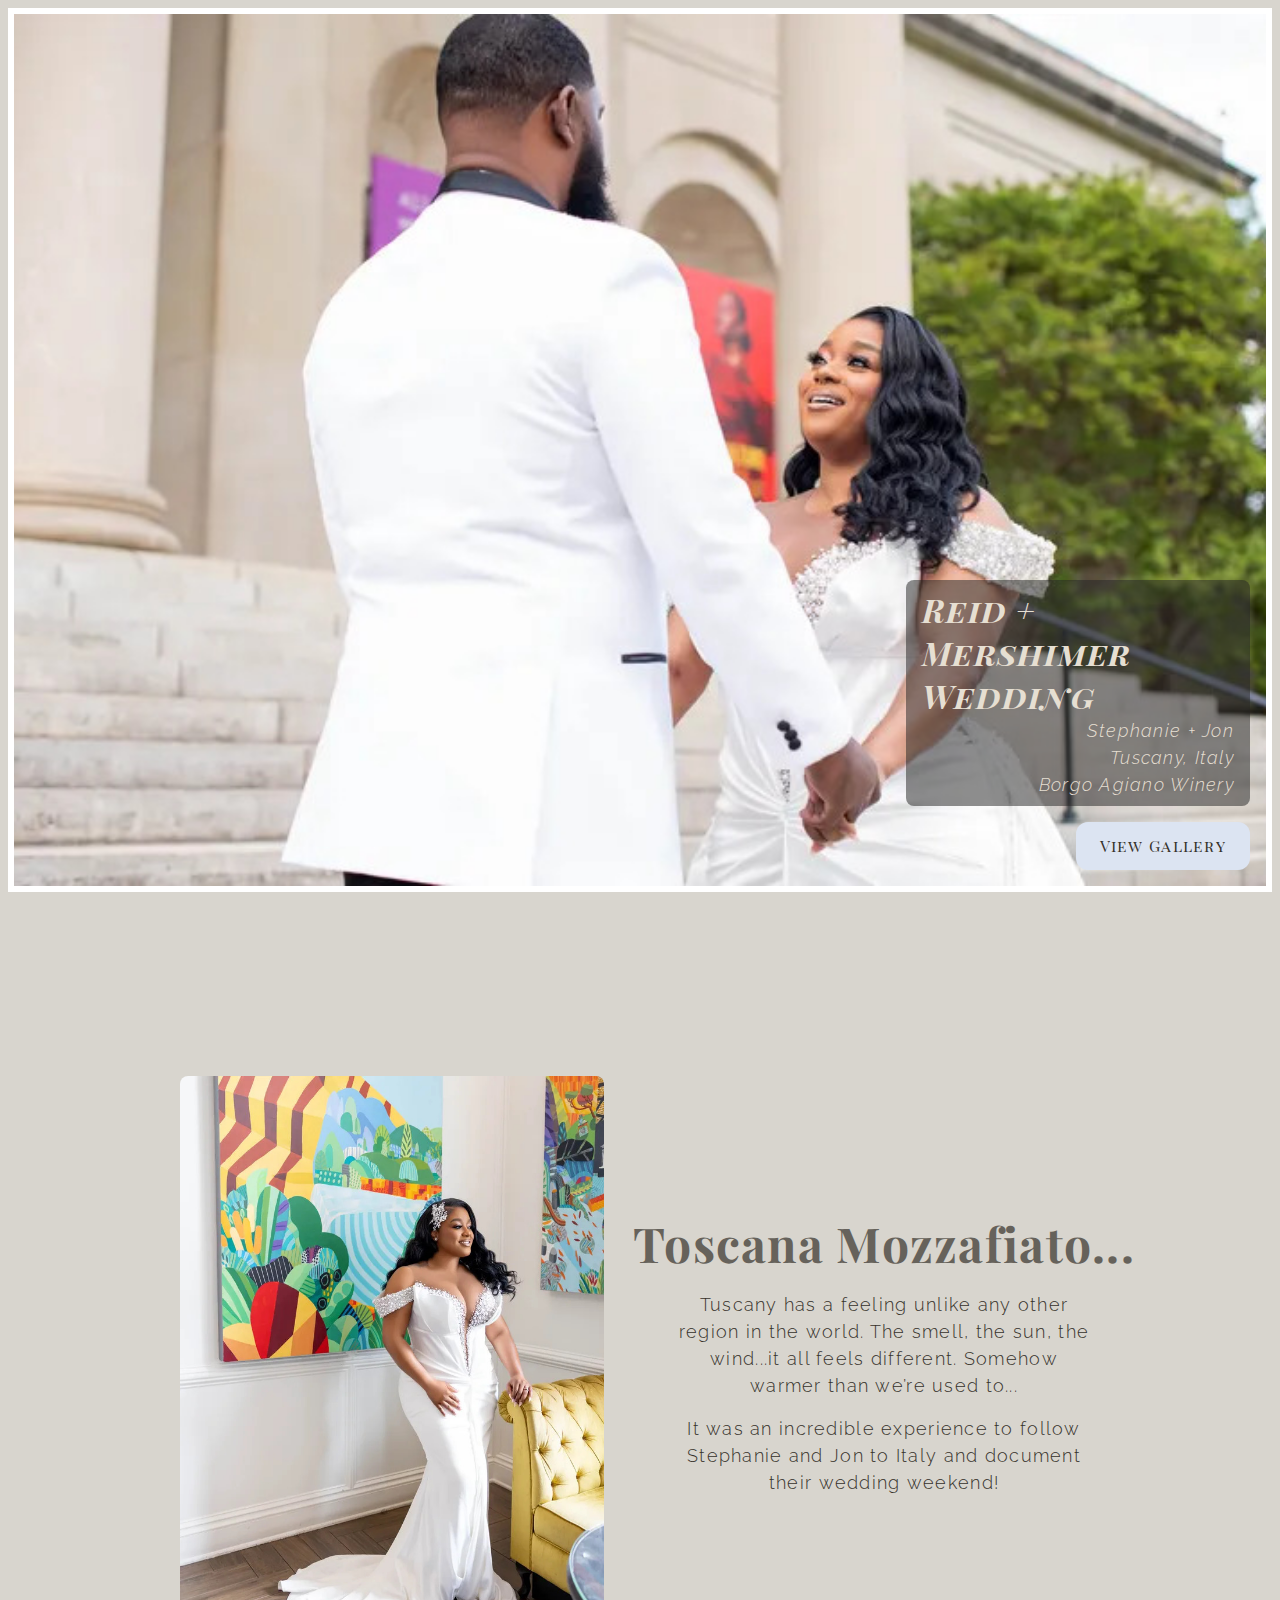
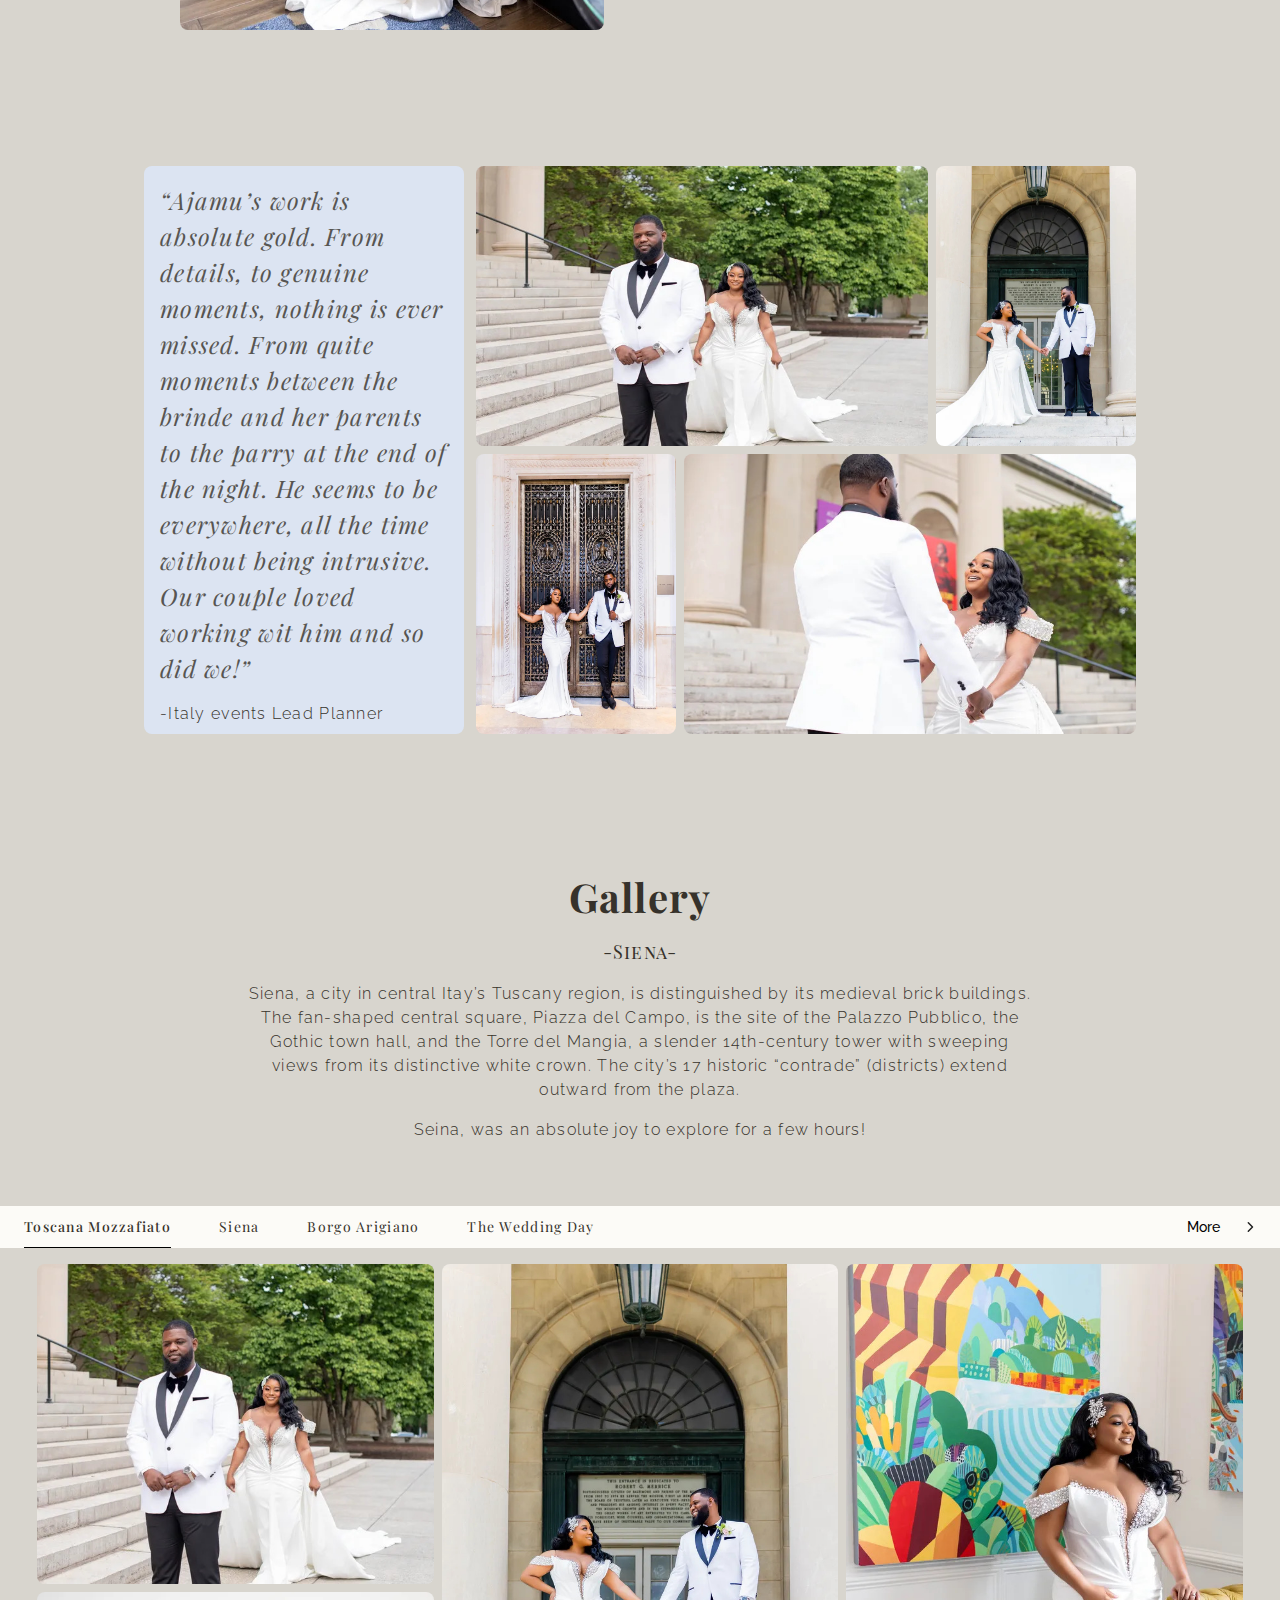
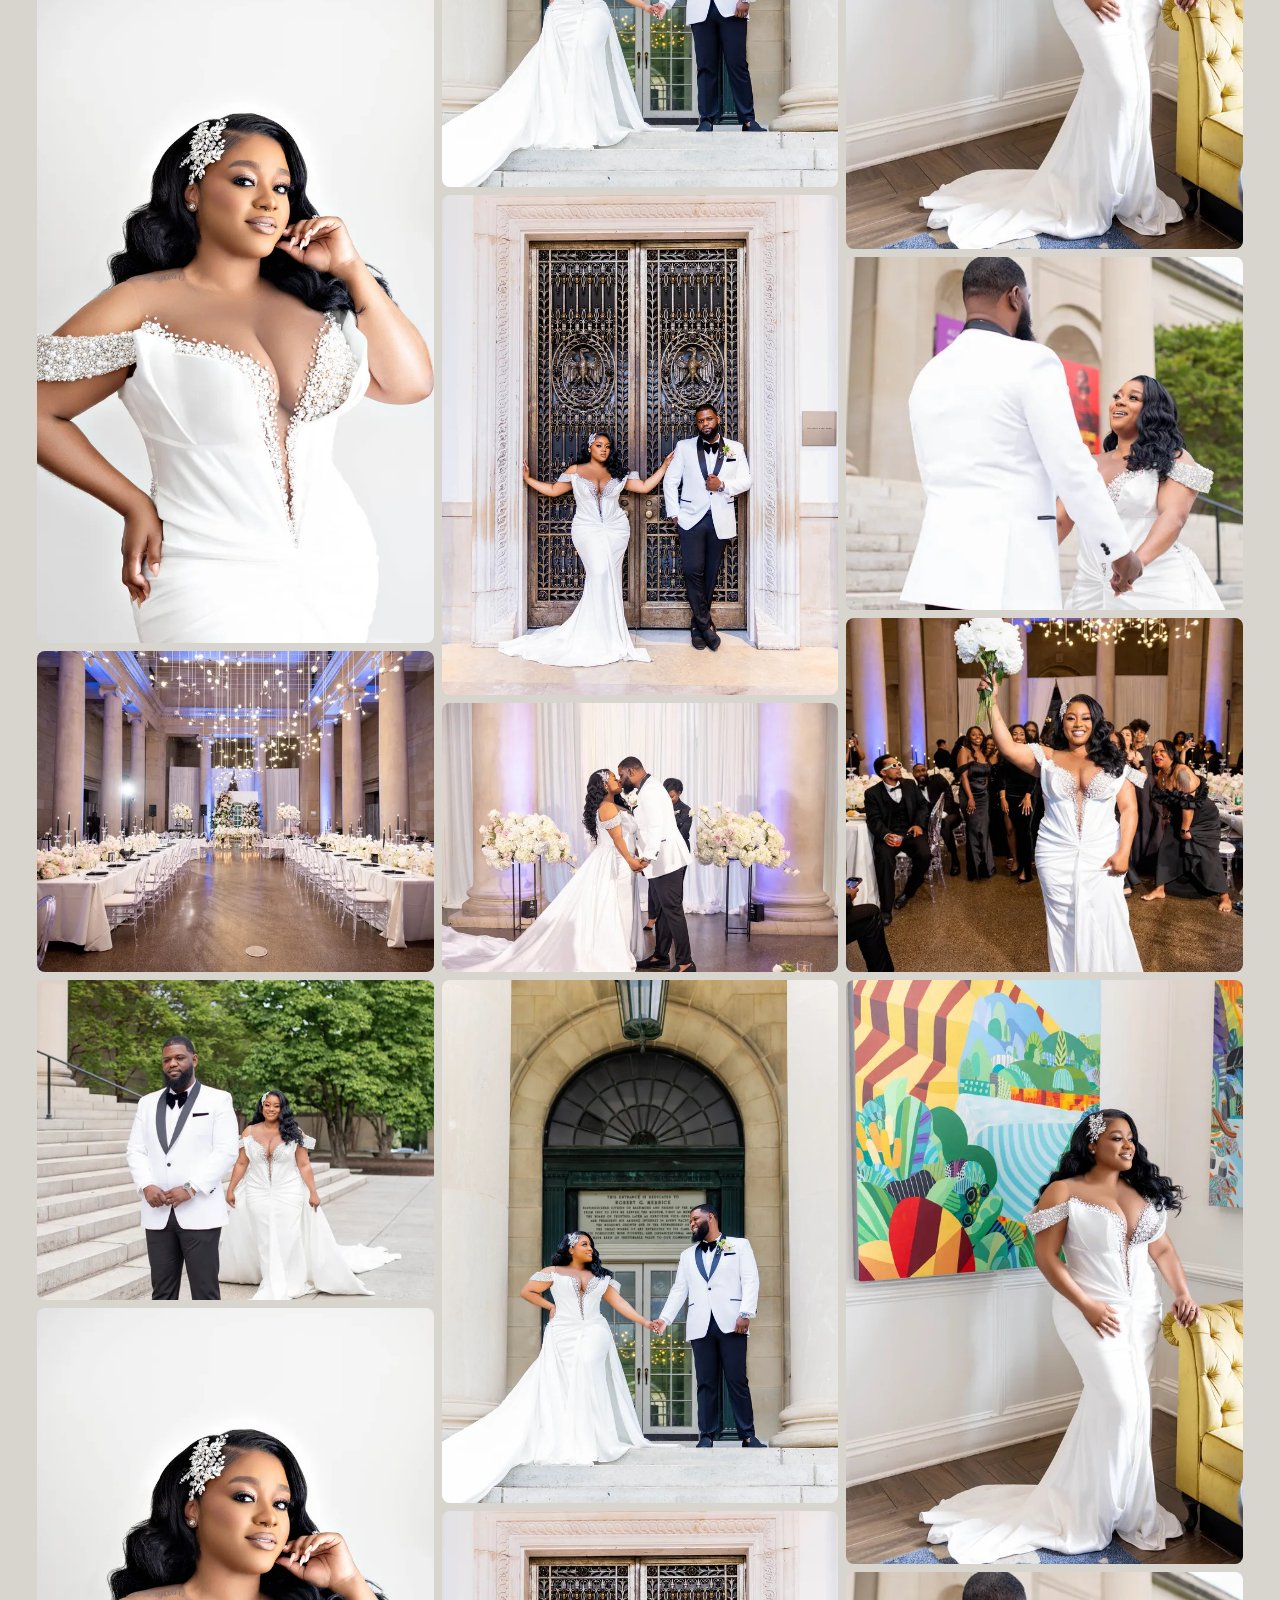
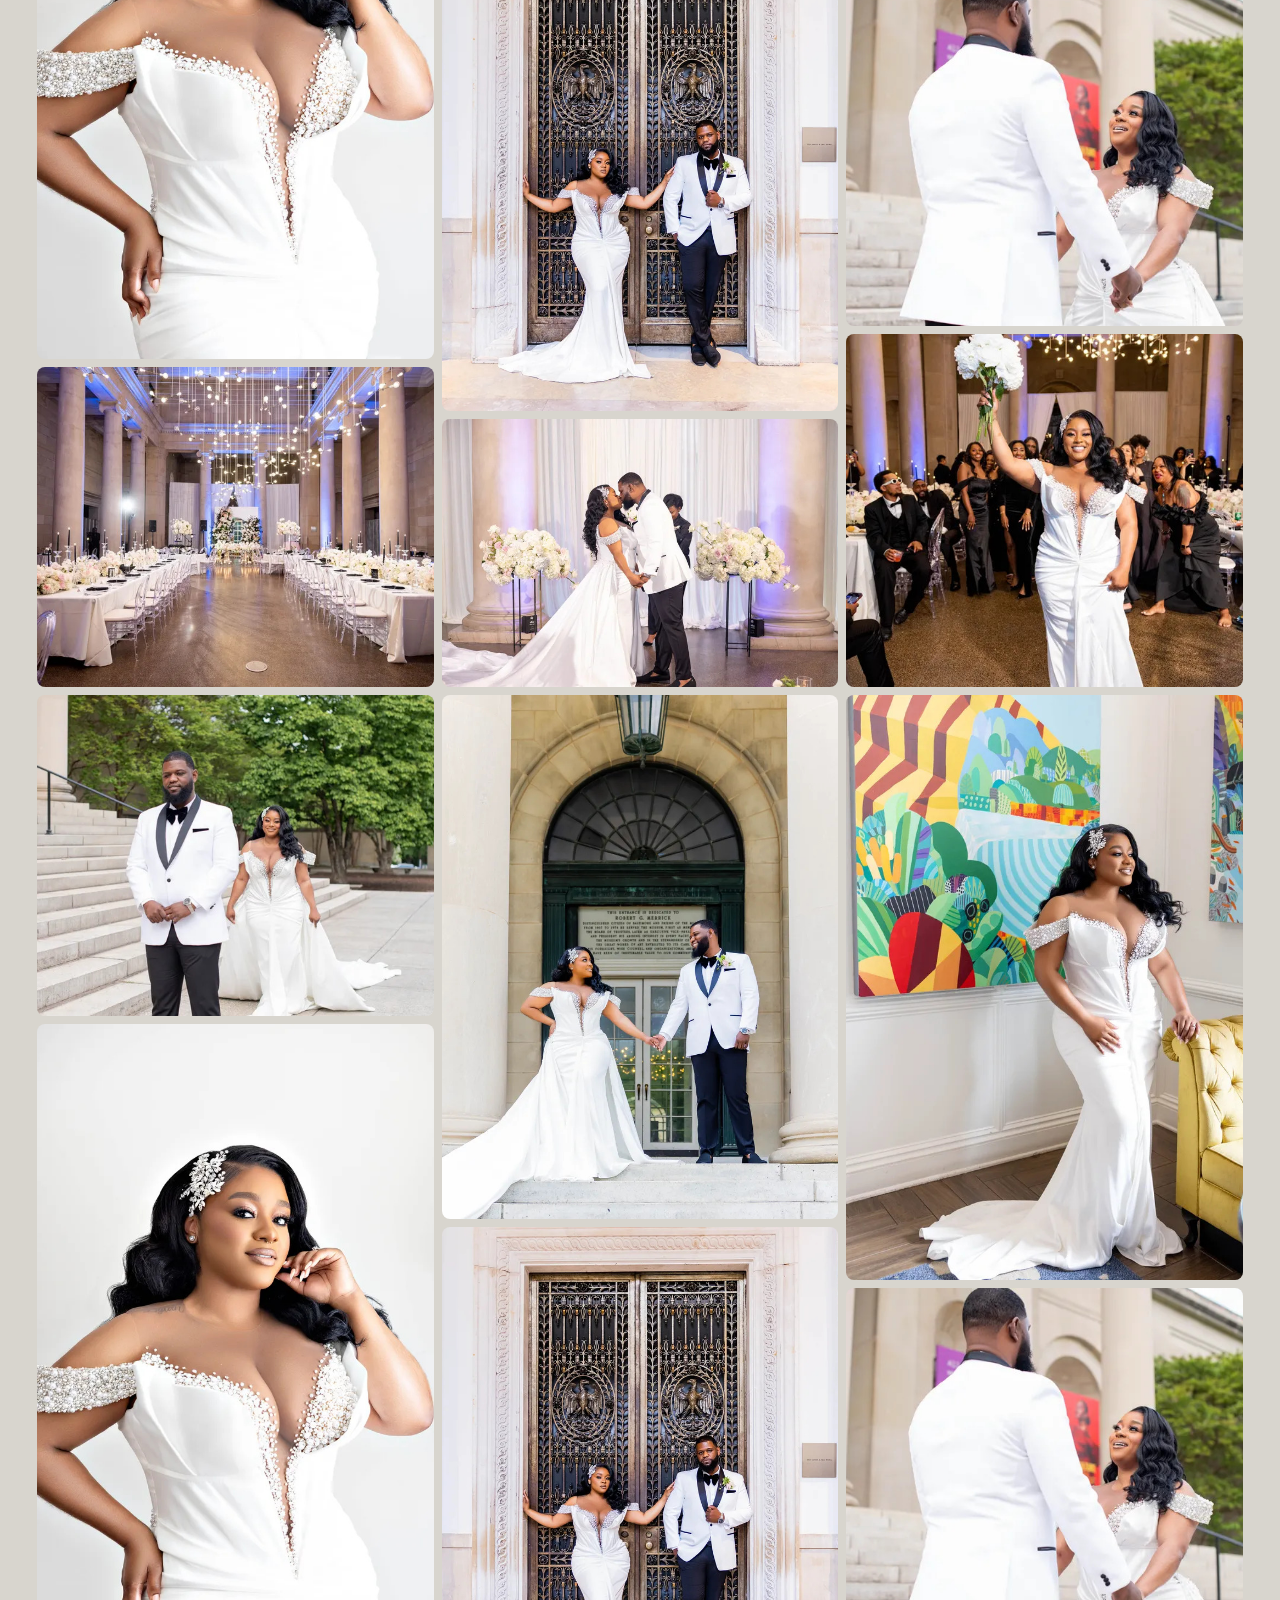
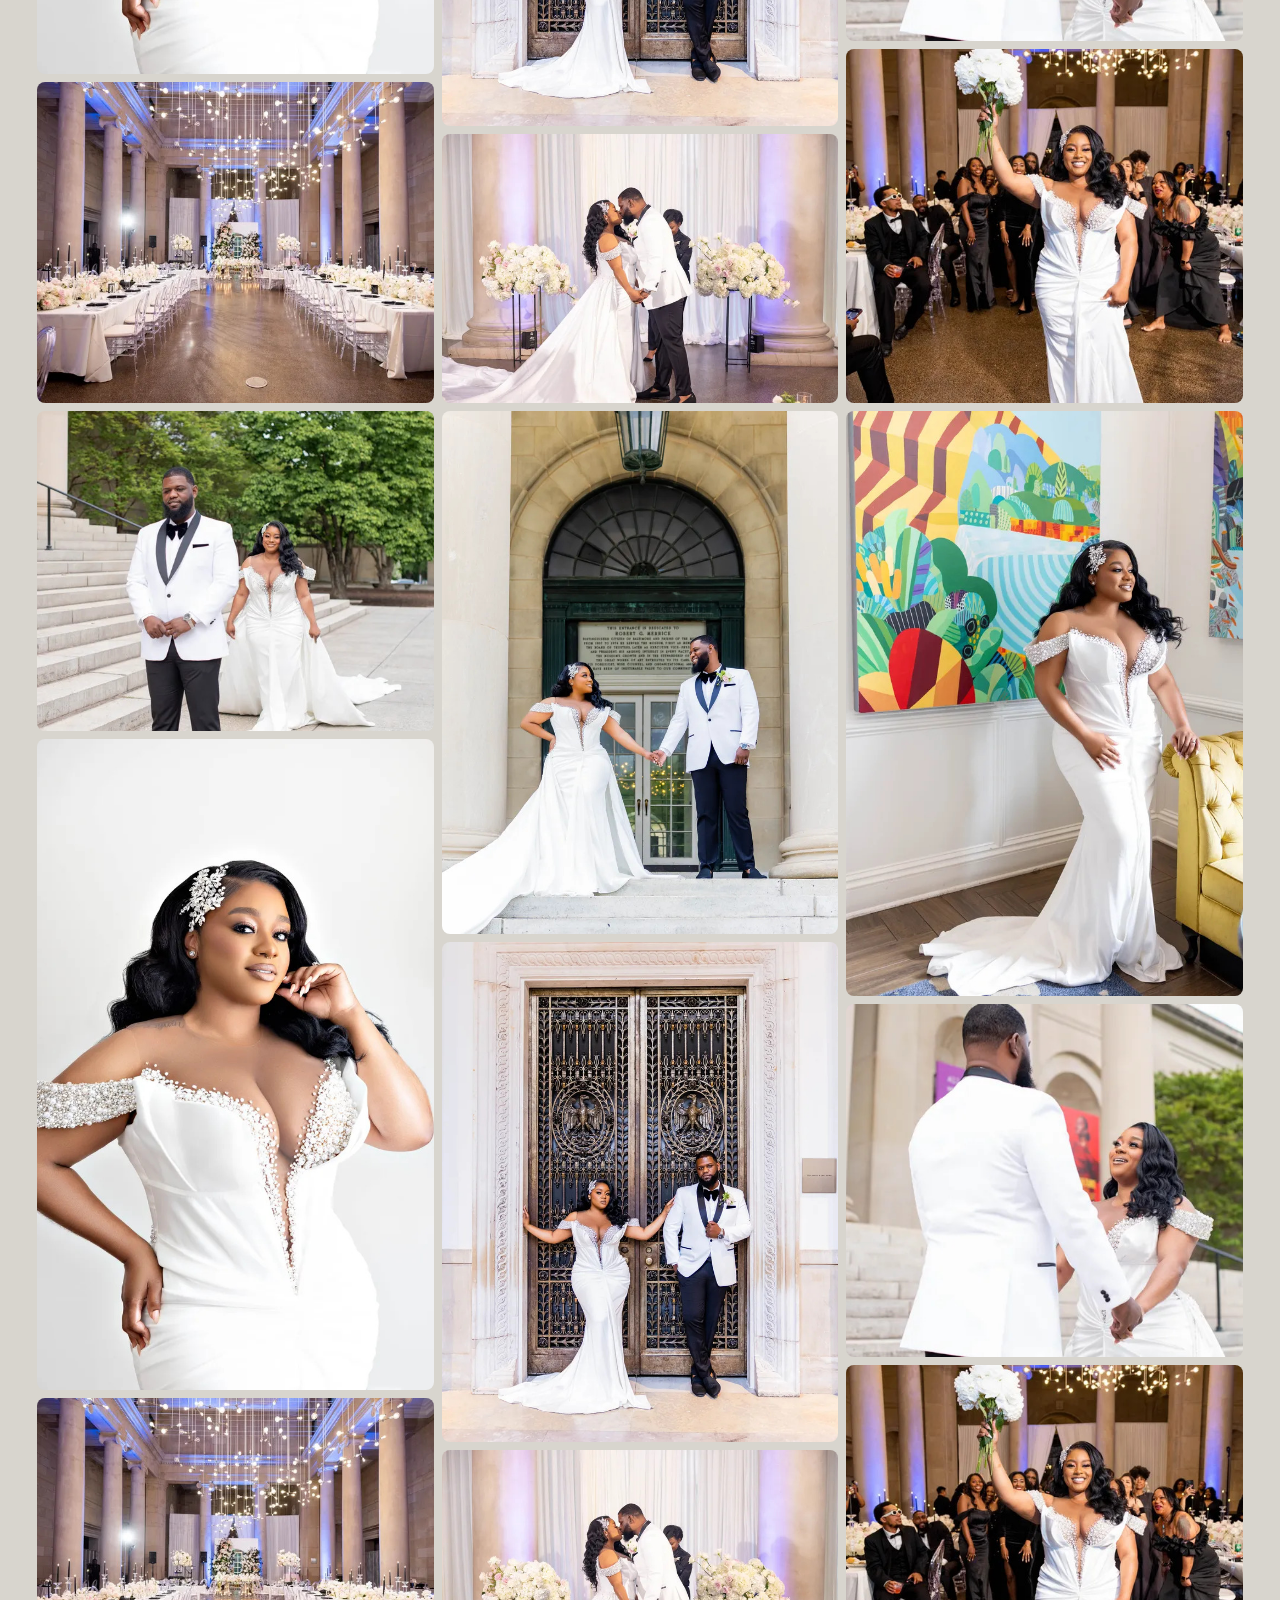
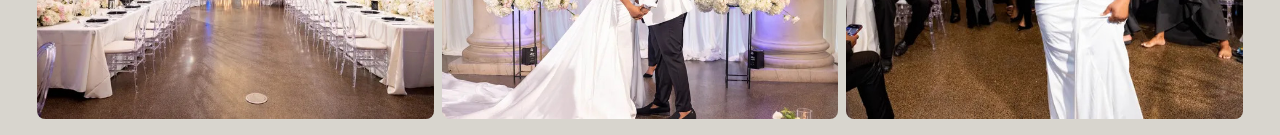
<file: client-pages/example.html>
<!DOCTYPE html>
<html lang="en">
    <head>
        <meta charset="UTF-8">
        <meta name="viewport" content="width=device-width, initial-scale=1.0">
        <link rel="stylesheet" href="../css/example.css">
        <link rel="preconnect" href="https://fonts.googleapis.com">
        <link rel="preconnect" href="https://fonts.gstatic.com" crossorigin>
        <link href="https://fonts.googleapis.com/css2?family=Playfair+Display+SC&family=Playfair+Display:ital@0;1&family=Raleway:ital,wght@0,100..900;1,100..900&display=swap" rel="stylesheet">
        <!-- <script src="js/scripts.js" defer></script> -->
        <script src="../js/example.js" defer></script>
        <title>Ajamu Photography</title>
    </head>
    <body>
        <div class="wrapper">
            <!-- header section start -->
            <header>
                <div class="logo">
                    <a href="../index.html"><span class="logo-link">Ajamu Myrie</span></a>
                    <span class="logo-text">Chicago | Nyc | Jamaica | Destinations</span>
                </div>
                <button class="nav-toggle">
                    <svg xmlns="http://www.w3.org/2000/svg" height="18" width="18" viewBox="0 0 18 18">
                        <title>minus</title>
                        <g fill="#212121" class="nc-icon-wrapper">
                            <path stroke-linecap="round" stroke-linejoin="round" stroke-width="1.5" fill="none" stroke="#212121" class="nc-icon-wrapper" d="M-3.25 3.5L17.75 3.5"></path>
                            <path stroke-linecap="round" stroke-linejoin="round" stroke-width="1.5" fill="none" stroke="#212121" class="nc-icon-wrapper" d="M3.25 9L17.75 9"></path>
                            <path stroke-linecap="round" stroke-linejoin="round" stroke-width="1.5" fill="none" stroke="#212121" class="nc-icon-wrapper" d="M-3.25 14.5L17.75 14.5"></path>
                        </g>
                    </svg>
                </button>
                <nav class="header-nav-cont" data-visible="false"> <!-- 'data-visible' used to manipulate the javascript and css to show/hide nav on click -->
                    <div class="menu-header">
                        <span class="menu-logo">Ajamu Myrie</span>
                        <span class="menu-text">Grace | Elegance | Style</span>
                    </div>
                    <ul class="header-nav">
                        <li class="nav-top-li">
                            <a href="../index.html">Home</a> <!-- refator css to remove margin without this class added -->
                        </li>
                        <li>
                            <a href="../about.html">About</a>
                        </li>
                        <li>
                            <a href="../portfolio.html">Portfolio</a>
                        </li>
                        <li class="nav-middle-li"> <!-- refator css to add margin without this class added -->
                            <a href="../gallery.html">Gallery</a>
                        </li>
                        <li class="nav-bottom-li"> <!-- refator css to remove bottom border without this class added -->
                            <a href="../contact.html">Contact</a>
                        </li>
                    </ul>
                    <div class="menu-contact">
                        <a class="menu-btn" href="contact.html">
                            <div class="btn-text-cont">
                                <p>Get In Touch</p>
                            </div>
                        </a>
                        <a class="instagram-logo" href="https://www.instagram.com/ajamuphoto/" target="_blank">
                            <svg xmlns="http://www.w3.org/2000/svg" height="18" width="18" viewBox="0 0 256 256">
                                <g style="stroke: none; stroke-width: 0; stroke-dasharray: none; stroke-linecap: butt; stroke-linejoin: miter; stroke-miterlimit: 10; fill: none; fill-rule: nonzero; opacity: 1;" transform="translate(1.4065934065934016 1.4065934065934016) scale(2.81 2.81)" >
                                    <path d="M 62.263 90 H 27.738 C 12.443 90 0 77.557 0 62.263 V 27.738 C 0 12.443 12.443 0 27.738 0 h 34.525 C 77.557 0 90 12.443 90 27.738 v 34.525 C 90 77.557 77.557 90 62.263 90 z M 27.738 7 C 16.303 7 7 16.303 7 27.738 v 34.525 C 7 73.697 16.303 83 27.738 83 h 34.525 C 73.697 83 83 73.697 83 62.263 V 27.738 C 83 16.303 73.697 7 62.263 7 H 27.738 z" style="stroke: none; stroke-width: 1; stroke-dasharray: none; stroke-linecap: butt; stroke-linejoin: miter; stroke-miterlimit: 10; fill: rgb(0,0,0); fill-rule: nonzero; opacity: 1;" transform=" matrix(1 0 0 1 0 0) " stroke-linecap="round" />
                                    <path d="M 45.255 70.47 c -13.904 0 -25.215 -11.312 -25.215 -25.215 S 31.352 20.04 45.255 20.04 s 25.215 11.312 25.215 25.215 S 59.159 70.47 45.255 70.47 z M 45.255 27.04 c -10.044 0 -18.215 8.171 -18.215 18.215 c 0 10.044 8.171 18.215 18.215 18.215 c 10.044 0 18.215 -8.171 18.215 -18.215 C 63.471 35.211 55.3 27.04 45.255 27.04 z" style="stroke: none; stroke-width: 1; stroke-dasharray: none; stroke-linecap: butt; stroke-linejoin: miter; stroke-miterlimit: 10; fill: rgb(0,0,0); fill-rule: nonzero; opacity: 1;" transform=" matrix(1 0 0 1 0 0) " stroke-linecap="round" />
                                    <circle cx="70.557" cy="19.936999999999998" r="4.897" style="stroke: none; stroke-width: 1; stroke-dasharray: none; stroke-linecap: butt; stroke-linejoin: miter; stroke-miterlimit: 10; fill: rgb(0,0,0); fill-rule: nonzero; opacity: 1;" transform="  matrix(1 0 0 1 0 0) "/>
                                </g>
                            </svg>
                        </a>
                    </div>
                </nav>
            </header>
            <!-- header section end -->
            <!-- main section start -->
            <main>
                <!-- hero section start -->
                <section class="client-hero-cont">
                    <div class="client-hero-img client-img">
                        <div class="client-hero-info-cont">
                            <h1 class="client-hero-text-header">Reid + Mershimer <span>Wedding</span></h1>
                            <p class="client-hero-text client-text-couple">Stephanie + Jon</p>
                            <p class="client-hero-text client-text-location">Tuscany, Italy</p>
                            <p class="client-hero-text client-text-venue">Borgo Agiano Winery</p>
                        </div>
                        <div class="client-hero-content-cont">
                            <a class="client-hero-btn" href="#client-gallery">
                                <div class="btn-text-cont">
                                    <p>View Gallery</p>
                                </div>
                            </a>
                        </div>
                    </div>
                </section>
                <!-- hero section end -->
                <section class="client-intro">
                    <div class="client-intro-cont">
                        <div class="client-intro-text-cont">
                            <h1 class="client-intro-text-header">Toscana Mozzafiato...</h1>
                            <p class="client-intro-text-main">Tuscany has a feeling unlike any other region in the world. The smell, the sun, the wind...it all feels different. Somehow warmer than we’re used to...</p>
                            <p class="client-intro-text-secondary">It was an incredible experience to follow Stephanie and Jon to Italy and document their wedding weekend!</p>
                        </div>
                        <img class="client-intro-img" src="../img/test-wedding-portfolio.jpg" alt="">
                    </div>
                    <aside class="client-testemonial-cont">
                        <div class="client-testemonial-img-cont testemonial-img-cont-1">
                            <img class="testemonial-img testemonial-img-1" src="../img/test-wedding-portfolio-3.jpg" alt="">
                            <img class="testemonial-img testemonial-img-2" src="../img/test-bride-groom.jpg" alt="">
                        </div>
                        <div class="client-testemonial-img-cont testemonial-img-cont-2">
                            <img class="testemonial-img testemonial-img-3" src="../img/test-wedding-portfolio-11.jpg" alt="">
                            <img class="testemonial-img testemonial-img-4" src="../img/test-wedding-portfolio-4.jpg" alt="">
                        </div>
                        <div class="client-testemonial">
                            <p class="client-testemonial-text">“Ajamu’s work is absolute gold. From details, to genuine moments, nothing is ever missed. From quite moments between the brinde and her parents to the parry at the end of the night. He seems to be everywhere, all the time without being intrusive. Our couple loved working wit him and so did we!”</p>
                            <p class="client-testemonial-author">-Italy events Lead Planner</p>
                        </div>
                    </aside>
                </section>
                <!-- client text section start -->
                <section id="client-gallery">
                    <div class="client-gallery-text-cont">
                        <h2 class="client-gallery-text-header">Gallery</h2>
                        <p class="client-gallery-text-subheading">-Siena-</p>
                        <p class="client-gallery-text-main">Siena, a city in central Itay’s Tuscany region, is distinguished by its medieval brick buildings. The fan-shaped central square, Piazza del Campo, is the site of the Palazzo Pubblico, the Gothic town hall, and the Torre del Mangia, a slender 14th-century tower with sweeping views from its distinctive white crown. The city’s 17 historic “contrade” (districts) extend outward from the plaza.</p>
                        <p class="client-gallery-text-secondary">Seina, was an absolute joy to explore for a few hours!</p>
                    </div>
                </section>
                <!-- client text section end -->
                <!-- client gallery nav start -->
                <section class="client-gallery-nav-cont">
                    <div class="client-gallery-nav-controls">
                        <div class="client-gallery-selections">
                            <p class="client-gallery-selection selection-1 active">Toscana Mozzafiato</p>
                            <p class="client-gallery-selection selection-2">Siena</p>
                            <p class="client-gallery-selection selection-3">Borgo Arigiano</p>
                            <p class="client-gallery-selection selection-4">The Wedding Day</p>
                        </div>
                        <div class="client-list-cont">
                            <div class="select-field">
                                <button class="client-toggle">More</button>
                                <svg xmlns="http://www.w3.org/2000/svg" width="12" height="12" viewBox="0 0 12 12" style="transform: rotate(90deg)">
                                    <title>chevron up small</title>
                                    <g fill="#212121" class="nc-icon-wrapper">
                                        <path fill="none" stroke="#212121" stroke-linecap="round" stroke-linejoin="round" stroke-width="1.5" d="M1.84 7.69l4.19-4.18 4.18 4.18"></path>
                                    </g>
                                </svg>
                            </div>
                            <ul class="client-gallery-nav hide-item">
                                <a href="#">
                                    <div class="client-nav-list-item">
                                        <li>Tuscany Romance Siena, Italy</li>
                                        <svg xmlns="http://www.w3.org/2000/svg" height="18" width="18" viewBox="0 0 18 18">
                                            <title>lock open white</title>
                                            <g class="nc-icon-wrapper" fill="none" stroke="#212121" stroke-width="1.5">
                                                <path d="M7.25,8.25v-3.25c0-1.795-1.455-3.25-3.25-3.25h0c-1.795,0-3.25,1.455-3.25,3.25v1.25" stroke-linecap="round" stroke-linejoin="round" stroke="#212121"></path>
                                                <path stroke-linecap="round" stroke-linejoin="round" stroke="#212121" d="M9.5 11.75L9.5 12.75"></path>
                                                <rect x="3.75" y="8.25" width="11.5" height="8" rx="2" ry="2" stroke-linecap="round" stroke-linejoin="round"></rect>
                                            </g>
                                        </svg>
                                    </div>
                                </a>
                                <a href="../example2.html">
                                    <div class="client-nav-list-item">
                                        <li>Chic Private Wedding Club</li>
                                        <svg xmlns="http://www.w3.org/2000/svg" height="18" width="18" viewBox="0 0 18 18">
                                            <title>lock open white</title>
                                            <g class="nc-icon-wrapper" fill="none" stroke="#212121" stroke-width="1.5">
                                                <path d="M7.25,8.25v-3.25c0-1.795-1.455-3.25-3.25-3.25h0c-1.795,0-3.25,1.455-3.25,3.25v1.25" stroke-linecap="round" stroke-linejoin="round" stroke="#212121"></path>
                                                <path stroke-linecap="round" stroke-linejoin="round" stroke="#212121" d="M9.5 11.75L9.5 12.75"></path>
                                                <rect x="3.75" y="8.25" width="11.5" height="8" rx="2" ry="2" stroke-linecap="round" stroke-linejoin="round"></rect>
                                            </g>
                                        </svg>
                                    </div>
                                </a>
                                <a href="../php/login.php">
                                    <div class="client-nav-list-item">
                                        <li>Riverbend Kohler, WI Wedding</li>
                                        <svg xmlns="http://www.w3.org/2000/svg" height="18" width="18" viewBox="0 0 18 18">
                                            <title>lock white</title>
                                            <g class="nc-icon-wrapper" fill="none" stroke="#212121" stroke-width="1.5">
                                                <path d="M5.75,8.25v-3.25c0-1.795,1.455-3.25,3.25-3.25h0c1.795,0,3.25,1.455,3.25,3.25v3.25" stroke-linecap="round" stroke-linejoin="round" stroke="#212121"></path>
                                                <path stroke-linecap="round" stroke-linejoin="round" stroke="#212121" d="M9 11.75L9 12.75"></path>
                                                <rect x="3.25" y="8.25" width="11.5" height="8" rx="2" ry="2" stroke-linecap="round" stroke-linejoin="round"></rect>
                                            </g>
                                        </svg>
                                    </div>
                                </a>
                                <a href="../php/login.php">
                                    <div class="client-nav-list-item">
                                        <li>Elegant Mexico Wedding</li>
                                        <svg xmlns="http://www.w3.org/2000/svg" height="18" width="18" viewBox="0 0 18 18">
                                            <title>lock white</title>
                                            <g class="nc-icon-wrapper" fill="none" stroke="#212121" stroke-width="1.5">
                                                <path d="M5.75,8.25v-3.25c0-1.795,1.455-3.25,3.25-3.25h0c1.795,0,3.25,1.455,3.25,3.25v3.25" stroke-linecap="round" stroke-linejoin="round" stroke="#212121"></path>
                                                <path stroke-linecap="round" stroke-linejoin="round" stroke="#212121" d="M9 11.75L9 12.75"></path>
                                                <rect x="3.25" y="8.25" width="11.5" height="8" rx="2" ry="2" stroke-linecap="round" stroke-linejoin="round"></rect>
                                            </g>
                                        </svg>
                                    </div>
                                </a>
                                <a href="../php/login.php">
                                    <div class="client-nav-list-item">
                                        <li>Luxury Chicago Wedding</li>
                                        <svg xmlns="http://www.w3.org/2000/svg" height="18" width="18" viewBox="0 0 18 18">
                                            <title>lock white</title>
                                            <g class="nc-icon-wrapper" fill="none" stroke="#212121" stroke-width="1.5">
                                                <path d="M5.75,8.25v-3.25c0-1.795,1.455-3.25,3.25-3.25h0c1.795,0,3.25,1.455,3.25,3.25v3.25" stroke-linecap="round" stroke-linejoin="round" stroke="#212121"></path>
                                                <path stroke-linecap="round" stroke-linejoin="round" stroke="#212121" d="M9 11.75L9 12.75"></path>
                                                <rect x="3.25" y="8.25" width="11.5" height="8" rx="2" ry="2" stroke-linecap="round" stroke-linejoin="round"></rect>
                                            </g>
                                        </svg>
                                    </div>
                                </a>
                                <a href="../php/login.php">
                                    <div class="client-nav-list-item">
                                        <li>Romantic Country Club Wedding</li>
                                        <svg xmlns="http://www.w3.org/2000/svg" height="18" width="18" viewBox="0 0 18 18">
                                            <title>lock white</title>
                                            <g class="nc-icon-wrapper" fill="none" stroke="#212121" stroke-width="1.5">
                                                <path d="M5.75,8.25v-3.25c0-1.795,1.455-3.25,3.25-3.25h0c1.795,0,3.25,1.455,3.25,3.25v3.25" stroke-linecap="round" stroke-linejoin="round" stroke="#212121"></path>
                                                <path stroke-linecap="round" stroke-linejoin="round" stroke="#212121" d="M9 11.75L9 12.75"></path>
                                                <rect x="3.25" y="8.25" width="11.5" height="8" rx="2" ry="2" stroke-linecap="round" stroke-linejoin="round"></rect>
                                            </g>
                                        </svg>
                                    </div>
                                </a>
                            </ul>
                        </div>
                    </div>
                </section>
                <!-- client gallery nav end -->
                <!-- client photo gallery start -->
                <section id="client-photo-list-1" class="client-photo-gallery">
                    <div class="column">
                        <div class="client-photo gallery-item" data-index="1">
                            <img src="../img/test-wedding-portfolio-3.jpg" alt="">
                        </div>
                        <div class="client-photo gallery-item" data-index="2">
                            <img src="../img/test-wedding-portfolio-2.jpg" alt="">
                        </div>
                        <div class="client-photo gallery-item" data-index="3">
                            <img src="../img/test-wedding-portfolio-10.jpg" alt="">
                        </div>
                        <div class="client-photo gallery-item" data-index="1">
                            <img src="../img/test-wedding-portfolio-3.jpg" alt="">
                        </div>
                        <div class="client-photo gallery-item" data-index="2">
                            <img src="../img/test-wedding-portfolio-2.jpg" alt="">
                        </div>
                        <div class="client-photo gallery-item" data-index="3">
                            <img src="../img/test-wedding-portfolio-10.jpg" alt="">
                        </div>
                    </div>
                    <div class="column">
                        <div class="client-photo gallery-item" data-index="4">
                            <img src="../img/test-bride-groom.jpg" alt="">
                        </div>
                        <div class="client-photo gallery-item" data-index="5">
                            <img src="../img/test-wedding-portfolio-11.jpg" alt="">
                        </div>
                        <div class="client-photo gallery-item" data-index="6">
                            <img src="../img/test-wedding-portfolio-7.jpg" alt="">
                        </div>
                        <div class="client-photo gallery-item" data-index="4">
                            <img src="../img/test-bride-groom.jpg" alt="">
                        </div>
                        <div class="client-photo gallery-item" data-index="5">
                            <img src="../img/test-wedding-portfolio-11.jpg" alt="">
                        </div>
                        <div class="client-photo gallery-item" data-index="6">
                            <img src="../img/test-wedding-portfolio-7.jpg" alt="">
                        </div>
                    </div>
                    <div class="column">
                        <div class="client-photo gallery-item" data-index="7">
                            <img src="../img/test-wedding-portfolio.jpg" alt="">
                        </div>
                        <div class="client-photo gallery-item" data-index="8">
                            <img src="../img/test-wedding-portfolio-4.jpg" alt="">
                        </div>
                        <div class="client-photo gallery-item" data-index="9">
                            <img src="../img/test-wedding-featured.jpg" alt="">
                        </div>
                        <div class="client-photo gallery-item" data-index="7">
                            <img src="../img/test-wedding-portfolio.jpg" alt="">
                        </div>
                        <div class="client-photo gallery-item" data-index="8">
                            <img src="../img/test-wedding-portfolio-4.jpg" alt="">
                        </div>
                        <div class="client-photo gallery-item" data-index="9">
                            <img src="../img/test-wedding-featured.jpg" alt="">
                        </div>
                    </div>
                    <div class="column">
                        <div class="client-photo gallery-item" data-index="1">
                            <img src="../img/test-wedding-portfolio-3.jpg" alt="">
                        </div>
                        <div class="client-photo gallery-item" data-index="2">
                            <img src="../img/test-wedding-portfolio-2.jpg" alt="">
                        </div>
                        <div class="client-photo gallery-item" data-index="3">
                            <img src="../img/test-wedding-portfolio-10.jpg" alt="">
                        </div>
                        <div class="client-photo gallery-item" data-index="1">
                            <img src="../img/test-wedding-portfolio-3.jpg" alt="">
                        </div>
                        <div class="client-photo gallery-item" data-index="2">
                            <img src="../img/test-wedding-portfolio-2.jpg" alt="">
                        </div>
                        <div class="client-photo gallery-item" data-index="3">
                            <img src="../img/test-wedding-portfolio-10.jpg" alt="">
                        </div>
                    </div>
                    <div class="column">
                        <div class="client-photo gallery-item" data-index="4">
                            <img src="../img/test-bride-groom.jpg" alt="">
                        </div>
                        <div class="client-photo gallery-item" data-index="5">
                            <img src="../img/test-wedding-portfolio-11.jpg" alt="">
                        </div>
                        <div class="client-photo gallery-item" data-index="6">
                            <img src="../img/test-wedding-portfolio-7.jpg" alt="">
                        </div>
                        <div class="client-photo gallery-item" data-index="4">
                            <img src="../img/test-bride-groom.jpg" alt="">
                        </div>
                        <div class="client-photo gallery-item" data-index="5">
                            <img src="../img/test-wedding-portfolio-11.jpg" alt="">
                        </div>
                        <div class="client-photo gallery-item" data-index="6">
                            <img src="../img/test-wedding-portfolio-7.jpg" alt="">
                        </div>
                    </div>
                    <div class="column">
                        <div class="client-photo gallery-item" data-index="7">
                            <img src="../img/test-wedding-portfolio.jpg" alt="">
                        </div>
                        <div class="client-photo gallery-item" data-index="8">
                            <img src="../img/test-wedding-portfolio-4.jpg" alt="">
                        </div>
                        <div class="client-photo gallery-item" data-index="9">
                            <img src="../img/test-wedding-featured.jpg" alt="">
                        </div>
                        <div class="client-photo gallery-item" data-index="7">
                            <img src="../img/test-wedding-portfolio.jpg" alt="">
                        </div>
                        <div class="client-photo gallery-item" data-index="8">
                            <img src="../img/test-wedding-portfolio-4.jpg" alt="">
                        </div>
                        <div class="client-photo gallery-item" data-index="9">
                            <img src="../img/test-wedding-featured.jpg" alt="">
                        </div>
                    </div>
                </section>
                <section id="client-photo-list-2" class="client-photo-gallery hide-item">
                    <div class="column">
                        <div class="client-photo gallery-item" data-index="10">
                            <img src="../img/test-wedding-portfolio-9.jpg" alt="">
                        </div>
                        <div class="client-photo gallery-item" data-index="11">
                            <img src="../img/test-wedding-portfolio-8.jpg" alt="">
                        </div>
                        <div class="client-photo gallery-item" data-index="12">
                            <img src="../img/test-wedding-portfolio-5.jpg" alt="">
                        </div>
                        <div class="client-photo gallery-item" data-index="10">
                            <img src="../img/test-wedding-portfolio-9.jpg" alt="">
                        </div>
                        <div class="client-photo gallery-item" data-index="11">
                            <img src="../img/test-wedding-portfolio-8.jpg" alt="">
                        </div>
                        <div class="client-photo gallery-item" data-index="12">
                            <img src="../img/test-wedding-portfolio-5.jpg" alt="">
                        </div>
                    </div>
                    <div class="column">
                        <div class="client-photo gallery-item" data-index="13">
                            <img src="../img/test-wedding-portfolio-4.jpg" alt="">
                        </div>
                        <div class="client-photo gallery-item" data-index="14">
                            <img src="../img/test-wedding-portfolio-10.jpg" alt="">
                        </div>
                        <div class="client-photo gallery-item" data-index="15">
                            <img src="../img/test-wedding-portfolio.jpg" alt="">
                        </div>
                        <div class="client-photo gallery-item" data-index="13">
                            <img src="../img/test-wedding-portfolio-4.jpg" alt="">
                        </div>
                        <div class="client-photo gallery-item" data-index="14">
                            <img src="../img/test-wedding-portfolio-10.jpg" alt="">
                        </div>
                        <div class="client-photo gallery-item" data-index="15">
                            <img src="../img/test-wedding-portfolio.jpg" alt="">
                        </div>
                    </div>
                    <div class="column">
                        <div class="client-photo gallery-item" data-index="16">
                            <img src="../img/test-wedding-portfolio-2.jpg" alt="">
                        </div>
                        <div class="client-photo gallery-item" data-index="17">
                            <img src="../img/test-wedding-portfolio-3.jpg" alt="">
                        </div>
                        <div class="client-photo gallery-item" data-index="18">
                            <img src="../img/test-wedding-portfolio-7.jpg" alt="">
                        </div>
                        <div class="client-photo gallery-item" data-index="16">
                            <img src="../img/test-wedding-portfolio-2.jpg" alt="">
                        </div>
                        <div class="client-photo gallery-item" data-index="17">
                            <img src="../img/test-wedding-portfolio-3.jpg" alt="">
                        </div>
                        <div class="client-photo gallery-item" data-index="18">
                            <img src="../img/test-wedding-portfolio-7.jpg" alt="">
                        </div>
                    </div>
                    <div class="column">
                        <div class="client-photo gallery-item" data-index="10">
                            <img src="../img/test-wedding-portfolio-9.jpg" alt="">
                        </div>
                        <div class="client-photo gallery-item" data-index="11">
                            <img src="../img/test-wedding-portfolio-8.jpg" alt="">
                        </div>
                        <div class="client-photo gallery-item" data-index="12">
                            <img src="../img/test-wedding-portfolio-5.jpg" alt="">
                        </div>
                        <div class="client-photo gallery-item" data-index="10">
                            <img src="../img/test-wedding-portfolio-9.jpg" alt="">
                        </div>
                        <div class="client-photo gallery-item" data-index="11">
                            <img src="../img/test-wedding-portfolio-8.jpg" alt="">
                        </div>
                        <div class="client-photo gallery-item" data-index="12">
                            <img src="../img/test-wedding-portfolio-5.jpg" alt="">
                        </div>
                    </div>
                    <div class="column">
                        <div class="client-photo gallery-item" data-index="13">
                            <img src="../img/test-wedding-portfolio-4.jpg" alt="">
                        </div>
                        <div class="client-photo gallery-item" data-index="14">
                            <img src="../img/test-wedding-portfolio-10.jpg" alt="">
                        </div>
                        <div class="client-photo gallery-item" data-index="15">
                            <img src="../img/test-wedding-portfolio.jpg" alt="">
                        </div>
                        <div class="client-photo gallery-item" data-index="13">
                            <img src="../img/test-wedding-portfolio-4.jpg" alt="">
                        </div>
                        <div class="client-photo gallery-item" data-index="14">
                            <img src="../img/test-wedding-portfolio-10.jpg" alt="">
                        </div>
                        <div class="client-photo gallery-item" data-index="15">
                            <img src="../img/test-wedding-portfolio.jpg" alt="">
                        </div>
                    </div>
                    <div class="column">
                        <div class="client-photo gallery-item" data-index="16">
                            <img src="../img/test-wedding-portfolio-2.jpg" alt="">
                        </div>
                        <div class="client-photo gallery-item" data-index="17">
                            <img src="../img/test-wedding-portfolio-3.jpg" alt="">
                        </div>
                        <div class="client-photo gallery-item" data-index="18">
                            <img src="../img/test-wedding-portfolio-7.jpg" alt="">
                        </div>
                        <div class="client-photo gallery-item" data-index="16">
                            <img src="../img/test-wedding-portfolio-2.jpg" alt="">
                        </div>
                        <div class="client-photo gallery-item" data-index="17">
                            <img src="../img/test-wedding-portfolio-3.jpg" alt="">
                        </div>
                        <div class="client-photo gallery-item" data-index="18">
                            <img src="../img/test-wedding-portfolio-7.jpg" alt="">
                        </div>
                    </div>
                </section>
                <!-- client photo gallery end -->
            </main>
            <!-- main section end -->
        </div>
    </body>
</html>
</file>
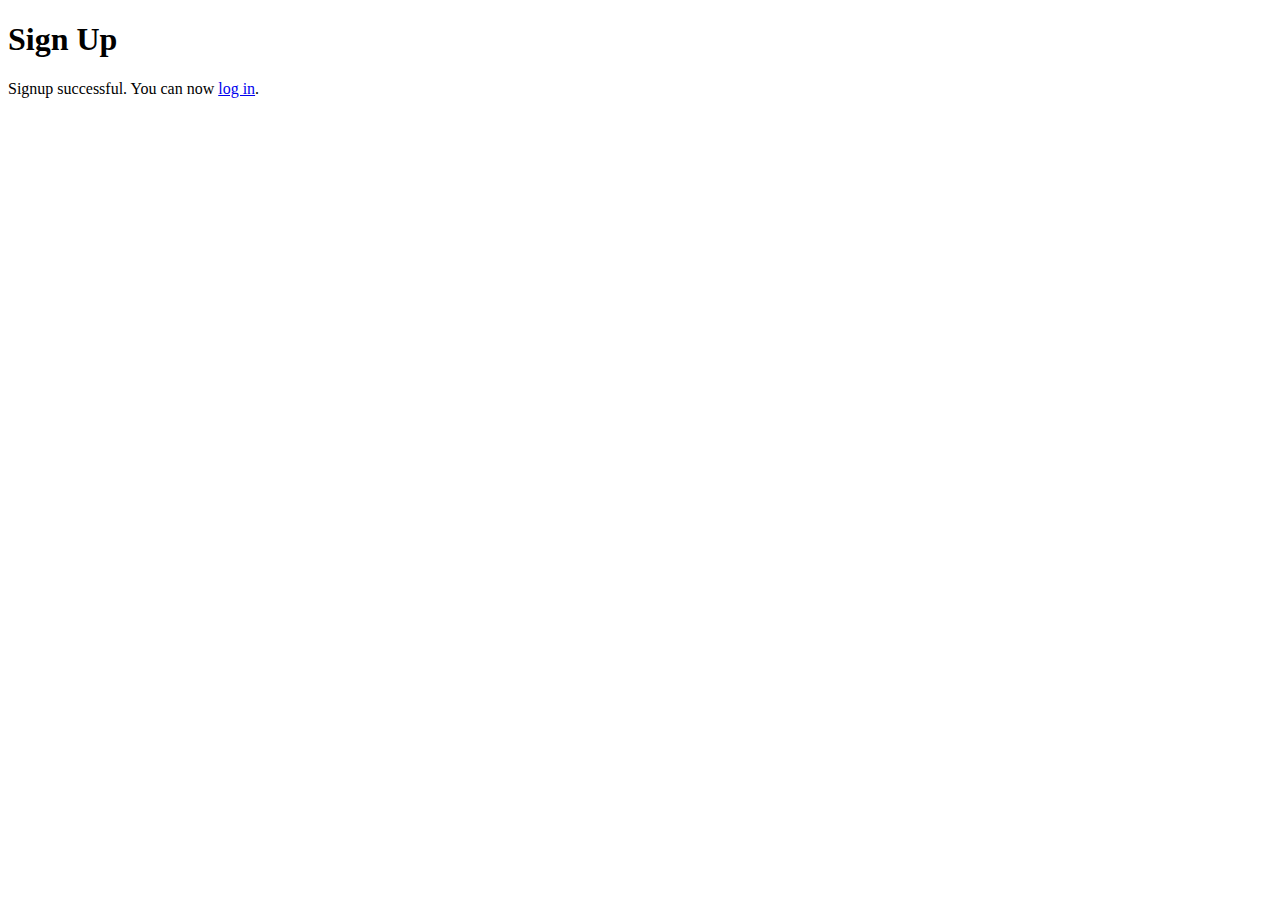
<file: client-pages/signup-success.html>
<!DOCTYPE html>
<html lang="en">
<head>
    <meta charset="UTF-8">
    <meta name="viewport" content="width=device-width, initial-scale=1.0">
    <title>Sign Up</title>
</head>
<body>
    <h1>Sign Up</h1>

    <p>Signup successful.
       You can now <a href="../php/login.php">log in</a>.</p>
</body>
</html>
</file>
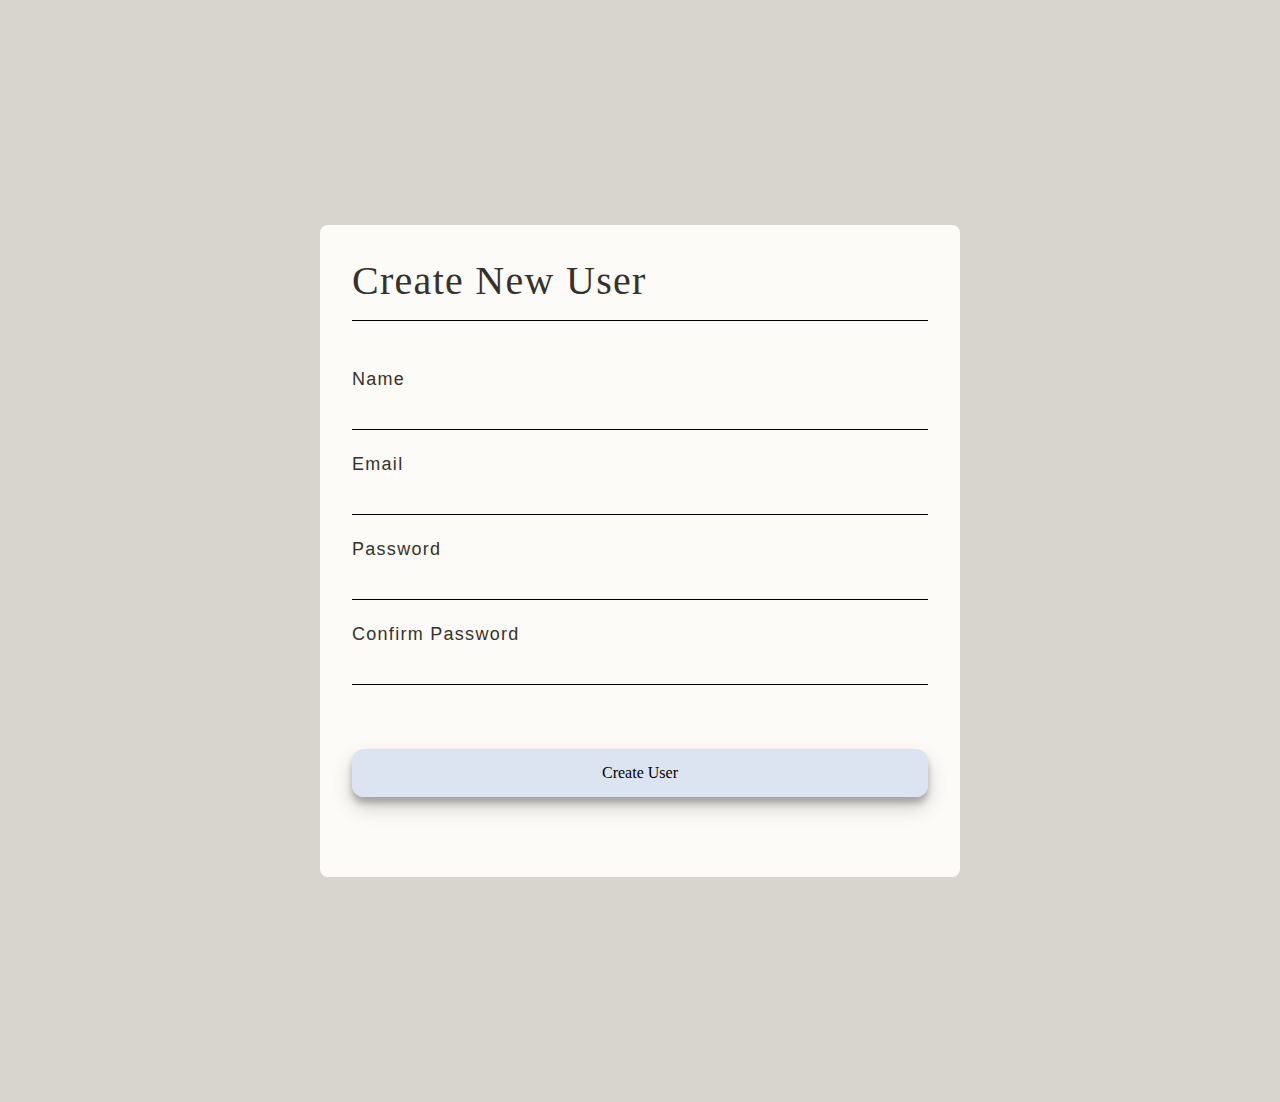
<file: client-pages/signup.html>
<!DOCTYPE html>
<html lang="en">
<head>
    <meta charset="UTF-8">
    <meta name="viewport" content="width=device-width, initial-scale=1.0">
    <link rel="stylesheet" href="../css/example.css">
    <title>Ajamu Client | New User</title>
</head>
<body>
    <div class="wrapper signup-wrapper">

        <form class="client-signup-form" action="php/process-signup.php" method="post" novalidate>
            <fieldset class="client-signup-form-cont">
                <legend class="client-signup-form-legend">Create New User</legend>
                <div class="client-signup-form-input-cont">
                    <label class="client-signup-form-label" for="name">Name</label>
                    <input class="client-signup-form-input" type="text" id="name" name="name">
                </div>
                <div class="client-signup-form-input-cont">
                    <label class="client-signup-form-label" for="email">Email</label>
                    <input class="client-signup-form-input" type="email" id="email" name="email">
                </div>
                <div class="client-signup-form-input-cont">
                    <label class="client-signup-form-label" for="password">Password</label>
                    <input class="client-signup-form-input" type="password" id="password" name="password">
                </div>
                <div class="client-signup-form-input-cont">
                    <label class="client-signup-form-label" for="password_confirmation">Confirm Password</label>
                    <input class="client-signup-form-input" type="password" id="password_confirmation" name="password_confirmation">
                </div>

                <button class="client-signup-form-btn">Create User</button>
            </fieldset>
        </form>
    </div>
</body>
</html>
</file>
<file: css/styles.css>
/* ----------------------------------------------------------------------- */
/* -------------------------------- global ------------------------------- */
/* ----------------------------------------------------------------------- */
/* global styles */
* {
    box-sizing: border-box;
    margin: 0;
    padding: 0;
}
body {
    background-color: #fcfbf7;
    color: #36322B;
    letter-spacing: 0.08em;
    overflow-x: hidden; /* prevent the overflow of the nav when it is hidden ***NOTE*** may be unnecessary */
}
.wrapper {
    overflow: hidden;
}
a {
    text-decoration: none;
    color: inherit;
}
ul {
    list-style-type: none;
}
p {
    line-height: 1.5em;
}

/* ----------------------------------------------------------------------- */
/* --------------------------------- fonts ------------------------------- */
/* ----------------------------------------------------------------------- */

/* font-family: "Raleway", sans-serif;
font-family: "Playfair Display SC", serif;
font-family: "Playfair Display", serif; */

/* ----------------------------------------------------------------------- */
/* -------------------------------- header ------------------------------- */
/* ----------------------------------------------------------------------- */
/* header */
header {
    background-color: #fcfbf7;
    padding: 16px;
    display: flex;
    justify-content: space-between;
    align-items: center;
    height: 80px;
    position: fixed;
    top: 0;
    width: 100vw;
    z-index: 8; /* index is just below the button in value to allow button to be visible */
}

/* logo */
.logo {
    display: flex;
    flex-direction: column;
}
.logo-link {
    font-size: 24px;
    font-family: "Playfair Display SC", serif;
}
.logo-text {
    font-size: 8px;
    font-weight: 300;
    font-family: "Raleway", sans-serif;
    text-transform: uppercase;
}
.nav-toggle {
    background: transparent;
    border: none;
    z-index: 10;
}

/* nav */
.header-nav-cont {
    display: none; /* header nav doesnt display screen width 820px-1023px ***FIX*** */
    flex-direction: column;
    position: fixed;
    inset: 0 0 0 0%;
    background-color: #fcfbf7;
    padding: 106px 40px;
    transform: translateX(100%);
    transition: transform 750ms ease-in-out;
    z-index: 9; /* index is just below the button in value to allow button to be visible */
}
.header-nav-cont[data-visible='true'] {
    transform: translateX(0%);
}
.menu-header {
    display: none;
    flex-direction: column;
}
.menu-logo {
    font-size: 48px;
    font-family: "Playfair Display SC", serif;
}
.menu-text {
    font-size: 14px;
    font-weight: 300;
    font-family: "Raleway", sans-serif;
    text-transform: uppercase;
}
.header-nav a {
    font-size: 20px;
    font-weight: 400;
    font-family: "Raleway", sans-serif;
}
.header-nav a:hover {
    font-weight: 700;
}
.header-nav a.active-page {
    font-weight: 700;
}
.menu-contact {
    display: none;
}
@media (max-width: 1023px) {
    .header-nav-cont {
        /* displays the nav */
        display: flex;
    }
    .menu-header {
        display: flex;
        margin-bottom: 80px;
    }
    nav ul {
        margin-bottom: 40px;
    }
    nav li {
        margin-top: 24px;
        padding-bottom: 24px;
        border-bottom: 1px solid black;
    }
    .nav-top-li {
        margin-top: 0;
    }
    .nav-middle-li {
        margin-bottom: 80px;
    }
    .nav-bottom-li {
        padding-bottom: 0;
        border-bottom: none;
    }
    .menu-contact {
        display: flex;
        align-items: center;
        justify-content: space-between;
    }
    .menu-btn {
        display: flex;
        width: 208px;
        height: 48px;
        border-radius: 12px;
        font-size: 16px;
        font-family: "Playfair Display", serif;
        background-color: #DCE4F2;
        box-shadow: 0 10px 20px rgba(0, 0, 0, 0.19), 
                    0 6px 6px rgba(0, 0, 0, 0.23), 
                    inset 0 -3px #DCE4F2;
        padding: 24px;
    }
}
@media (min-width: 768px) {
    /* header nav
    --------------------------- */
    .header-nav-cont {
        inset: 0 0 0 50%;
    }
}
@media (min-width: 1024px) {
    /* header
    --------------------------- */
    header {
        padding: 26px;
    }
    /* header menu
    --------------------------- */
    .nav-toggle {
        display: none;
    }
    /* header nav
    --------------------------- */
    .header-nav-cont {
        padding: 0;
        background-color: revert;
        inset: revert;
        position: revert; /* may break the code perhaps 'unset' is best used */
        display: revert; /* may break the code perhaps 'unset' is best used */
        transform: revert;
    }
    .header-nav {
        display: flex;
        gap: 24px;
    }
    .header-nav a {
        font-weight: 500;
    }
    .header-nav a:hover {
        border-bottom: 1px solid black;
    }
    .header-nav a.active-page {
        font-weight: 700;
        border-bottom: 1px solid black;
    }
}

/* ----------------------------------------------------------------------- */
/* --------------------------------- hero -------------------------------- */
/* ----------------------------------------------------------------------- */
.hero {
    position: relative;
    z-index: 9;
    padding: 8px;
}
.hero-img {
    width: 100%;
    height: 98vh;
    /* background: 
        linear-gradient(rgb(104 98 98 / 50%),rgb(0 0 0 / 50%)),
        url('../img/test-bride-groom-2.jpg'); */
    background-size: cover;
    background-position: center;
    display: flex;
    flex-direction: column;
    transition: opacity 1s ease-in-out;
    border: 6px solid #d8d5ce;
}
.hero-animation {
    animation-name: heroAnimation;
    animation-direction: alternate-reverse;
    animation-duration: 30s;
    animation-fill-mode: forwards;
    animation-iteration-count: infinite;
    animation-play-state: running;
    animation-timing-function: ease-in-out;
}
@keyframes heroAnimation {
    0% {
        background-image: url("../img/test-bride-groom.jpg");
    }
    20% {
        background-image: url("../img/test-bride-groom-2.jpg");
    }
    40% {
        background-image: url("../img/test-bride-groom-3.jpg");
    }
    60% {
        background-image: url("../img/test-bride-groom-4.jpg");
    }
    80% {
        background-image: url("../img/test-bride-groom-5.jpg");
    }
   100% {
        background-image: url("../img/test-bride-groom-6.jpg");
    }
}
.hero-text-cont {
    display: flex;
    flex-direction: column;
    gap: 8px;
    text-align: center;
    /* padding: 16px; */
    width: fit-content;
    margin: auto auto 24px;
    /* background: hsl(0 0% 14% / 15%); */
    border-radius: 12px;
}
.hero-text {
    font-size: 16px;
    font-family: "Raleway", sans-serif;
    text-transform: uppercase;
    color: #E6DFD2;
}
.hero-arrow {
    display: none;
    color: #E6DFD2;
}
/* media queries
--------------------------- */
@media (min-width: 768px) {
    /* hero section
    --------------------------- */
}
@media (min-width: 1024px) {
    /* hero section
    --------------------------- */
}

/* ----------------------------------------------------------------------- */
/* --------------------------------- about ------------------------------- */
/* ----------------------------------------------------------------------- */
/* about into section */
.about-intro {
    display: flex;
    flex-direction: column;
    text-align: center;
}
.about-intro-img {
    display: none;
    background: url('../img/test-wedding-inquire.jpg');
    background-size: cover;
    background-position: center;
    width: 352px;
    height: 544px;
    border-radius: 8px;
}
.about-intro-text {
    display: flex;
    flex-direction: column;
    align-items: center;
    gap: 48px;
    width: 328px;
    margin: 120px auto;
}
.about-intro h1 {
    font-size: 12px;
    text-transform: uppercase;
    font-family: "Playfair Display SC", serif;
}
.about-intro-text-heading {
    font-size: 48px;
    font-family: "Raleway", sans-serif;
    font-weight: 300;
    font-style: italic;
    max-width: 752px;
}
.about-intro-text-subheading {
    font-size: 10px;
    text-transform: uppercase;
    font-family: "Raleway", sans-serif;
    font-weight: 500;
}
.about-intro-text-main {
    font-size: 16px;
    font-family: "Raleway", sans-serif;
    font-weight: 200;
}
.about-intro-divider {
    width: 120px;
    border-bottom: 1px solid black;
}
/* about main section */
.about-main {
    display: flex;
    flex-direction: column;
    text-align: center;
}
.about-main-img {
    width: 328px;
    height: 504px;
    margin: 0 auto;
    background: url(../img/test-bride-groom-6.jpg);
    background-size: cover;
    background-position: center;
    border-radius: 8px;
}
.about-main-text {
    display: flex;
    flex-direction: column;
    align-items: center;
    gap: 48px;
    width: 328px;
    margin: 56px auto 120px;
}
.about-main h2 {
    font-size: 40px;
    font-family: "Playfair Display", serif;
}
.about-main-text-subheading {
    font-size: 10px;
    text-transform: uppercase;
    font-family: "Raleway", sans-serif;
    font-weight: 500;
}
.about-main-text-main {
    font-size: 18px;
    font-family: "Raleway", sans-serif;
    font-weight: 200;
}
.about-main-text-quote {
    font-size: 18px;
    font-family: "Playfair Display", serif;
    font-style: italic;
}
.about-main-btn {
    display: flex;
    align-items: center;
    justify-content: center;
    width: 224px;
    height: 72px;
    border-radius: 12px;
    font-size: 16px;
    font-family: "Playfair Display", serif;
    background-color: transparent;
    /* box-shadow: 
        0 10px 20px rgba(0, 0, 0, 0.19), 
        0 6px 6px rgba(0, 0, 0, 0.23), 
        inset 0 -3px #DCE4F2; */
    /* padding: 24px; */
}
/* .about-main-btn:hover {
    color: #fcfbf7;
    background-color: #b4bfd4;
    box-shadow: 
        0 10px 20px rgba(0, 0, 0, 0.19), 
        0 6px 6px rgba(0, 0, 0, 0.23), 
        inset 0 -3px #b4bfd4;
} */
/* .about-main-btn:active {
    color: #fcfbf7;
    background-color: #b4bfd4;
    box-shadow: none;
} */
.about-main-btn-text-cont {
    display: flex;
    align-items: center;
    justify-content: space-between;
    gap: 24px;
}
/* media queries
--------------------------- */
@media (min-width: 768px) {
    /* about intro
    --------------------------- */
    .about-intro-text {
        width: 712px;
    }
    .about-intro-text-heading {
        font-size: 64px;
    }
    /* about main
    --------------------------- */
    .about-main {
        flex-direction: row;
        align-items: center;
        justify-content: center;
        gap: 48px;
        margin: 0 auto 120px;
    }
    .about-main-img {
        width: 352px;
        height: 544px;
        margin: 0;
    }
    .about-main-text {
        margin: 0;
        gap: 24px;
    }
}
/* media queries
--------------------------- */
@media (min-width: 1024px) {
    /* about intro
    --------------------------- */
    .about-intro {
        flex-direction: row;
        align-items: flex-start;
        justify-content: center;
        gap: 48px;
        flex-flow: row-reverse;
        margin: 120px auto;
    }
    /* .about-intro-img {
        display: revert; may break the code perhaps 'unset' is best used
        width: 448px;
        height: 640px;
    } */
    .about-intro-text {
        gap: 32px;
        margin: 16px 0;
        width: 816px;
    }
    /* about main
    --------------------------- */
    .about-main-img {
        width: 448px;
        height: 640px;
    }
    .about-main-text {
        width: 424px;
        gap: 32px;
    }
}

/* ----------------------------------------------------------------------- */
/* ------------------------------ bg dividers ---------------------------- */
/* ----------------------------------------------------------------------- */
.background-divider-1 {
    width: 100%;
    height: 596px;
    background: 
        linear-gradient(rgb(104 98 98 / 50%),rgb(0 0 0 / 50%)),
        url('../img/test-wedding-featured-2.jpg')
        fixed;
    background-position: center;
}
.background-divider-2 {
    width: 100%;
    height: 596px;
    background: 
        linear-gradient(rgb(104 98 98 / 50%),rgb(0 0 0 / 50%)),
        url('../img/test-wedding-featured-3.jpg')
        fixed;
    background-position: center;
}
.background-divider-3 {
    width: 100%;
    height: 596px;
    background: 
        linear-gradient(rgb(104 98 98 / 50%),rgb(0 0 0 / 50%)),
        url('../img/test-wedding-portfolio-8.jpg')
        fixed;
    background-position: center;
}

/* ----------------------------------------------------------------------- */
/* -------------------------------- featured ----------------------------- */
/* ----------------------------------------------------------------------- */
/* featured intro */
.featured-intro {
    display: flex;
    flex-direction: column;
    align-items: center;
    text-align: center;
    gap: 24px;
    width: 328px;
    margin: 0 auto 64px;
}
.featured-intro h2 {
    font-size: 40px;
    font-family: "Playfair Display", serif;
}
.featured-intro-subheading {
    font-size: 14px;
    text-transform: lowercase;
    font-family: "Raleway", sans-serif;
    font-weight: 300;
}
.featured-intro-text {
    font-size: 18px;
    font-family: "Raleway", sans-serif;
    font-weight: 200;
}
.featured-intro-img {
    width: 328px;
    height: 504px;
    background: url('../img/test-wedding-inquire.jpg');
    background-size: cover;
    background-position: center;
    border-radius: 8px;
}
/* featured highlights */
.featured {
    margin: 120px auto;
    display: flex;
    flex-direction: column;
    align-items: center;
    max-width: 1275px;
}
.featured-cont {
    display: flex;
    flex-direction: column;
    gap: 64px;
}
.featured-highlight {
    display: flex;
    flex-direction: column;
    align-items: center;
    text-align: center;
    gap: 8px;
    display: none;
}
.featured-highlight:nth-child(1),
.featured-highlight:nth-child(2),
.featured-highlight:nth-child(3) {
    display: flex;
}
.featured-highlight-title {
    font-size: 20px;
    max-width: 300px;
    font-family: "Playfair Display SC", serif;
}
.featured-highlight-title:hover {
    opacity: .8;
}
.featured-highlight-text {
    font-size: 14px;
    font-family: "Raleway", sans-serif;
    font-weight: 100;
    font-style: italic;
}
.featured-highlight-img {
    width: 328px;
    height: 504px;
    border-radius: 8px;
}

.featured-highlight-img:hover {
    opacity: .8;
}
.featured-img-1 {
    background: url('../img/test-bride-groom.jpg');
    background-size: cover;
    background-position: center;
}
.featured-img-2 {
    background: url('../img/test-bride-groom-2.jpg');
    background-size: cover;
    background-position: center;
}
.featured-img-3 {
    background: url('../img/test-bride-groom-3.jpg');
    background-size: cover;
    background-position: center;
}
.featured-img-4 {
    background: url('../img/test-bride-groom-4.jpg');
    background-size: cover;
    background-position: center;
}
.featured-img-5 {
    background: url('../img/test-bride-groom-5.jpg');
    background-size: cover;
    background-position: center;
}
.featured-img-6 {
    background: url('../img/test-bride-groom-6.jpg');
    background-size: cover;
    background-position: center;
}
.view-more-btn {
    width: 224px;
    height: 72px;
    border-radius: 12px;
    border: none;
    font-size: 16px;
    font-family: "Playfair Display", serif;
    background-color: transparent;
    margin-top: 72px;
}
.view-more-btn:hover {
    cursor: pointer;
}
/* .view-more-btn:active {
    color: #fcfbf7;
    background-color: #b4bfd4;
    box-shadow: none;
} */
/* media queries
--------------------------- */
@media (min-width: 768px) {
    /* featured section
    --------------------------- */
    .featured {
        width: 100%;
        overflow: hidden;
        padding: 32px;
    }
    /* featured intro
    --------------------------- */
    .featured-intro {
        width: 616px;
    }
    .featured-intro-img {
        display: none;
    }
    /* featured highlight container
    --------------------------- */
    .featured-cont {
        display: grid;
        grid-template-columns: repeat(auto-fit, minmax(250px, max-content));
        width: 100%;
        gap: 40px;
    }
    /* featured client highlight
    --------------------------- */
    .featured-highlight:nth-child(4) {
        display: flex;
    }
}
@media (min-width: 1024px) {
    /* featured intro
    --------------------------- */
    .featured-intro {
        margin: 0 0 64px;
        width: 648px;
    }
    .featured-highlight-img {
        width: 280px;
        height: 456px;
    }
    /* featured client highlight
    --------------------------- */
    .featured-highlight:nth-child(4) {
        display: none;
    }
}
@media (min-width: 1200px) {
    /* featured client highlight
    --------------------------- */
    .featured-highlight:nth-child(4) {
        display: flex;
    }
}

/* ----------------------------------------------------------------------- */
/* ------------------------------- portfolio ----------------------------- */
/* ----------------------------------------------------------------------- */
.portfolio {
    margin: 120px auto;
}
.portfolio-highlights {
    display: flex;
    flex-direction: column;
    align-items: center;
    text-align: center;
    gap: 56px;
    /* overflow: hidden; */
}
.portfolio-highlights-heading-cont {
    display: flex;
    flex-direction: column;
    gap: 16px;
}
.portfolio-highlights-text-subheading {
    display: none;
    font-size: 14px;
    font-family: "Raleway", sans-serif;
    font-weight: 200;
    text-transform: uppercase;
}
.portfolio-highlights h2 {
    font-size: 32px;
    font-family: "Playfair Display", serif;
}
.portfolio-highlights-text {
    font-size: 18px;
    width: 350px;
    font-family: "Raleway", sans-serif;
    font-weight: 200;
}
.portfolio-highlights-btn {
    display: flex;
    width: 224px;
    height: 72px;
    border-radius: 12px;
    font-size: 16px;
    font-family: "Playfair Display", serif;
    background-color: transparent;
    padding: 24px;
}
.portfolio-highlights-btn:hover {
    cursor: pointer;
}
/* .portfolio-highlights-btn:active {
    color: #fcfbf7;
    background-color: #b4bfd4;
    box-shadow: none;
} */
.btn-text-cont {
    display: flex;
    align-items: center;
    justify-content: center;
    width: 100%;
}
.portfolio-highlights-img { /* carousel track container */
    width: 100%;
    max-width: 392px;
    margin: 0 auto;
    height: 272px;
    position: relative;
}
.portfolio-carousel-track {
    position: relative;
    transition: transform 750ms ease-in-out;
}
/* portfolio carousel
--------------------------- */
.portfolio-carousel-cont {
    width: 100%;
    height: 272px;
    margin: 0 auto;
    position: relative;
}
/* portfolio carousel images
--------------------------- */
.portfolio-highlights-carousel-img {
    width: 100%;
    border-radius: 8px;
}
.portfolio-img-1 {
    background: url('../img/test-wedding-featured.jpg');
    background-size: cover;
    background-position: center;
    width: 100%;
    height: 272px;
}
.portfolio-img-2 {
    background: url('../img/test-wedding-featured-4.jpg');
    background-size: cover;
    background-position: center;
    width: 100%;
    height: 272px;
}
.portfolio-img-3 {
    background: url('../img/test-wedding-featured-3.jpg');
    background-size: cover;
    background-position: center;
    width: 100%;
    height: 272px;
}
.portfolio-img-4 {
    background: url('../img/test-wedding-portfolio-7.jpg');
    background-size: cover;
    background-position: center;
    width: 100%;
    height: 272px;
}
.portfolio-img-5 {
    background: url('../img/test-wedding-portfolio-10.jpg');
    background-size: cover;
    background-position: center;
    width: 100%;
    height: 272px;
}
.portfolio-carousel-slide {
    position: absolute;
    width: 100%;
}
/* portfolio carousel buttons
--------------------------- */
.portfolio-carousel-btn {
    position: absolute;
    top: 300px;
    transform: translateY(-50%);
    cursor: pointer;
    width: 40px;
    height: 40px;
    border: none;
    border-radius: 50%;
    display: flex;
    align-items: center;
    justify-content: center;
    background: transparent;
}
.carousel-btn-left {
    left: 5%;
    z-index: 2; /* place button above images */
}
.carousel-btn-right {
    right: 5%;
}
.is-hidden { display: none; }
/* portfolio carousel indicators
--------------------------- */
.portfolio-carousel-nav {
    display: flex;
    justify-content: center;
    margin: 16px auto;
    padding: 8px 0;
    gap: 12px;
}
.carousel-indicator {
    border: 0;
    border-radius: 50%;
    width: 12px;
    height: 12px;
    background: rgb(0, 0, 0, .3);
    cursor: pointer;
}
.carousel-indicator.current-slide {
    background: rgb(0, 0, 0, .75);
}
/* media queries
--------------------------- */
@media (min-width: 768px) {
    /* portfolio section
    --------------------------- */
    .portfolio-highlights-text-subheading {
        display: inline-block;
    }
    .portfolio-highlights-img {
        width: 392px;
    }
    .portfolio-highlights-text {
        width: 616px;
    }
    .portfolio-carousel-cont {
        width: revert;
    }
}
@media (min-width: 1024px) {
    /* portfolio section
    --------------------------- */
    .portfolio-highlights-text {
        width: 712px;
    }
}

@media (min-width: 1266px) {
    /* portfolio carousel
    --------------------------- */
    .portfolio-carousel-cont {
        width: 1124px;
        height: fit-content;
        margin: 0 auto;
        position: relative;
        overflow: hidden;
    }
    .carousel-btn-left {
        left: 25%;
        z-index: 2; /* place button above images */
    }
    .carousel-btn-right {
        right: 25%;
    }
}

/* ----------------------------------------------------------------------- */
/* -------------------------------- contact ------------------------------ */
/* ----------------------------------------------------------------------- */
.contact {
    display: flex;
    flex-direction: column;
    align-items: center;
    gap: 16px;
    margin: 120px auto;
    padding: 0 32px;
}
.contact-cont {
    display: flex;
    flex-direction: column;
    align-items: center;
    gap: 16px;
    overflow: hidden;
}
.contact-text {
    display: flex;
    flex-direction: column;
    gap: 16px;
    width: 320px;
}
.contact-text h2 {
    font-size: 40px;
    font-family: "Playfair Display", serif;
}
.contact-text-main {
    font-size: 16px;
    font-family: "Raleway", sans-serif;
    font-weight: 200;
}
.contact-text span {
    font-weight: 500;
}
.instagram-preview-cont {
    display: flex;
    justify-content: space-evenly;
    flex-wrap: wrap;
    gap: 8px;
    width: 320px;
    height: 320px;
    overflow-y: auto;
    /* hide scroll bar start */
    -ms-overflow-style: none;  /* IE and Edge */
    scrollbar-width: none;  /* Firefox */
    /* hide scroll bar end */
}
.instagram-preview-cont::-webkit-scrollbar { /* hide scroll bar */
    overflow-x: auto;
}
.instagram-preview {
    width: 152px;
    height: 152px;
    border-radius: 8px;
}
.preview-1 {
    background: url('../img/test-wedding-social.jpg');
    background-size: cover;
    background-position: center;
}
.preview-2 {
    background: url('../img/test-wedding-social-4.jpg');
    background-size: cover;
    background-position: center;
}
.preview-3 {
    background: url('../img/test-wedding-social-3.jpg');
    background-size: cover;
    background-position: center;
}
.preview-4 {
    background: url('../img/test-wedding-social-2.jpg');
    background-size: cover;
    background-position: center;
}
/* footer nav
--------------------------- */
.footer-nav-cont {
    display: flex;
    justify-content: space-between;
    align-items: center;
    width: 100%;
}
.footer-nav {
    display: none;
    gap: 32px;
}
.footer-nav a {
    font-size: 14px;
    font-weight: 400;
    font-family: "Raleway", sans-serif;
}
/* media queries
--------------------------- */
@media (min-width: 768px) {
    /* contact section
    --------------------------- */
    .contact {
        justify-content: center;
        align-items: flex-start;
    }
    .contact-cont {
        align-items: flex-start;
        width: 100%;
        overflow: hidden;
        overflow-x: auto;
        /* hide scroll bar start */
        -ms-overflow-style: none;  /* IE and Edge */
        scrollbar-width: none;  /* Firefox */
        /* hide scroll bar end */
    }
    .contact-cont::-webkit-scrollbar { /* hide scroll bar */
        overflow-x: auto;
    }
    .contact-text {
        width: initial;
    }
    /* instagram photos
    --------------------------- */
    .instagram-preview-cont {
        width: initial;
        height: auto;
        flex-wrap: nowrap;
    }
    /* footer nav
    --------------------------- */
    .footer-nav {
        display: flex;
    }
}

/* ----------------------------------------------------------------------- */
/* ------------------------------- about page ---------------------------- */
/* ----------------------------------------------------------------------- */
/* about me img
--------------------------- */
.about-me-img {
    display: none; /* remove from html dont like the way it looks */ 
    background: url('../img/ajamu-myrie-8.jpeg');
    background-size: cover;
    background-position: center;
    width: 272px;
    height: 416px;
    position: relative;
    margin: 0 auto;
    border-radius: 8px;
}
.about-me-img h1 {
    font-size: 64px;
    font-family: "Playfair Display", serif;
    position: absolute;
    top: -50px;
    transform: translateX(50px);
    color: #E6DFD2;
}

/* about me intro text
--------------------------- */
.about-me-intro {
    display: flex;
    flex-direction: column;
    align-items: center;
    gap: 128px;
    margin: 120px auto;
}
.about-me-text-cont {
    display: flex;
    flex-direction: column;
    align-items: center;
    text-align: center;
    gap: 48px;
    width: 100%;
    margin: 0 auto;
    padding: 0 8px;
}
.about-me-text-heading {
    font-size: 12px;
    text-transform: uppercase;
    font-family: "Playfair Display SC", serif;
}
.about-me-text-subheading {
    font-size: 30px;
    font-family: "Raleway", sans-serif;
    font-weight: 300;
    font-style: italic;
}
.about-me-text-main {
    font-size: 16px;
    font-family: "Raleway", sans-serif;
    font-weight: 200;
}
.about-me-text-secondary {
    font-size: 16px;
    font-family: "Raleway", sans-serif;
    font-weight: 200;
}
/* media queries
--------------------------- */
@media (min-width: 768px) {
    /* about me intro text
    --------------------------- */
    .about-me-intro {
        margin-bottom: 0;
    }
    /* about me img
    --------------------------- */
    .about-me-img {
        width: 296px;
        height: 496px;
        /* display: flex; */
        justify-content: center;
        margin: 0;
    }
    .about-me-img h1 {
        font-size: 80px;
        top: -64px;
        transform: initial;
    }
    /* about me intro text
    --------------------------- */
    .about-me-text-cont {
        width: 608px;
        margin: 0;
        gap: 32px;
    }
}
/* media queries
--------------------------- */
@media (min-width: 1024px) {
    /* about me img
    --------------------------- */
    .about-me-img {
        width: 400px;
        height: 592px;
    }
    /* about me intro text
    --------------------------- */
    .about-me-text-cont {
        width: 816px;
    }
    .about-me-text-subheading {
        font-size: 48px;
    }
}

/* ----------------------------------------------------------------------- */
/* ---------------------------- forever inspired ------------------------- */
/* ----------------------------------------------------------------------- */
.forever-inspired-by {
    width: 100%;
    height: 776px;
    background-color: #D8D5CE;
    position: relative;
    overflow: hidden;
    padding: 32px;
    display: none; /* ***NOTE*** remove entirely from the document -- essentially pointless */
}
/* forever inspired header
--------------------------- */
.forever-inspired-by-header-cont {
    display: flex;
    align-items: center;
    text-align: center;
    border: none;
    border-radius: 8px;
    width: 240px;
    height: 104px;
    background-color: #dce4f2;
}
.forever-inspired-by-header {
    font-size: 32px;
    text-transform: uppercase;
    font-family: "Playfair Display", serif;
}
.forever-inspired-by-text-main,
.forever-inspired-by-text-secondary {
    display: none;
    font-size: 18px;
    font-family: "Raleway", sans-serif;
    font-weight: 200;
}
/* forever inspired img
--------------------------- */
.inspired-cont {
    display: flex;
    position: absolute;
}
.inspired-img {
    width: 152px;
    height: 192px;
    border: none;
    border-radius: 8px;
}
.inspired-img-1 {
    background: url('../img/test-bride-groom-3.jpg');
    background-size: cover;
    background-position: center;
}
.inspired-1 {
    right: -75px;
    top: 32px;
}
.inspired-text-1 {
    align-self: flex-end;
    font-size: 12px;
    font-family: "Raleway", sans-serif;
    font-weight: 200;
}
.inspired-img-2 {
    background: url('../img/test-wedding-portfolio-11.jpg');
    background-size: cover;
    background-position: center;
}
.inspired-2 {
    left: -75px;
    top: 144px;
}
.inspired-text-2 {
    order: 2;
    transform: 
        rotate(90deg) 
        translateX(50%) 
        translateY(75%);
    height: fit-content;
    font-size: 12px;
    font-family: "Raleway", sans-serif;
    font-weight: 200;
}
.inspired-img-3 {
    background: url('../img/test-bride-groom-5.jpg');
    background-size: cover;
    background-position: center;
}
.inspired-3 {
    right: 75px;
    top: 50%;
    transform: translateY(-50%);
    flex-direction: column;
}
.inspired-text-3 {
    order: 2;
    font-size: 12px;
    font-family: "Raleway", sans-serif;
    font-weight: 200;
}
.inspired-img-4 {
    background: url('../img/test-bride-groom-2.jpg');
    background-size: cover;
    background-position: center;
}
.inspired-4 {
    left: -25px;
    bottom: 56px;
    flex-direction: column;
}
.inspired-text-4 {
    order: 2;
    align-self: flex-end;
    font-size: 12px;
    font-family: "Raleway", sans-serif;
    font-weight: 200;
}
.inspired-img-5 {
    background: url('../img/test-bride-groom-6.jpg');
    background-size: cover;
    background-position: center;
}
.inspired-5 {
    right: -45px;
    bottom: 32px;
}
.inspired-text-5 {
    transform: 
        rotate(90deg) 
        translateX(50%) 
        translateY(-95%);
    height: fit-content;
    font-size: 12px;
    font-family: "Raleway", sans-serif;
    font-weight: 200;
}
/* media queries
--------------------------- */
@media (min-width: 768px) {
    /* forever inspired header
    --------------------------- */
    .forever-inspired-by-header-cont {
        flex-direction: column;
        width: 376px;
        height: initial;
        padding: 32px;
        gap: 16px;
    }
    .forever-inspired-by-header {
        width: 276px;
    }
    .forever-inspired-by-text-main,
    .forever-inspired-by-text-secondary {
        display: inline-block;
    }
    /* forever inspired img
    --------------------------- */
    .forever-inspired-by-img-cont {

    }
}

/* ----------------------------------------------------------------------- */
/* -------------------------------- who am i ----------------------------- */
/* ----------------------------------------------------------------------- */
/* about me secondary section
--------------------------- */
.about-me-secondary {
    display: flex;
    flex-direction: column;
    gap: 48px;
    margin: 80px auto;
    max-width: 1336px;
}
/* about me text intro
--------------------------- */
.about-me-secondary-text-intro-cont {
    display: flex;
    flex-direction: column;
    align-items: center;
    text-align: center;
    gap: 32px;
    width: 336px;
    margin: 0 auto;
}
.about-me-secondary-text-intro-cont h2 {
    font-size: 40px;
    font-family: "Playfair Display", serif;
}
.about-me-divider {
    width: 120px;
    border-bottom: 1px solid black;
}
.about-me-secondary-text-intro {
    font-size: 18px;
    font-family: "Raleway", sans-serif;
    font-weight: 200;
}
/* about me img
--------------------------- */
.about-me-secondary-intro-img-cont {
    display: flex;
    width: 100%;
    height: 400px;
    position: relative;
}
.about-me-secondary-intro-img {
    width: 184px;
    height: 296px;
    position: absolute;
    border-radius: 8px;
}
.about-me-secondary-img-1 {
    background: url('../img/ajamu-myrie-7.jpeg');
    background-size: cover;
    background-position: center;
}
.about-me-secondary-img-2 {
    background: url('../img/ajamu-self.jpeg');
    background-size: cover;
    background-position: center;
    right: 0;
    bottom: 0;
}
/* about me text secondary
--------------------------- */
.about-me-secondary-text-main-cont {
    display: flex;
    flex-direction: column;
    text-align: center;
    gap: 32px;
    width: 328px;
    margin: 0 auto;
}
.abaout-me-secondary-text-main {
    font-size: 18px;
    font-family: "Raleway", sans-serif;
    font-weight: 200;
}
.about-me-secondary-text-secondary {
    font-size: 18px;
    font-family: "Raleway", sans-serif;
    font-weight: 200;
}
/* about me text 'quote'
--------------------------- */
.about-me-secondary-text-quote {
    font-size: 18px;
    font-family: "Playfair Display", serif;
    font-style: italic;
}
.about-me-secondary-text-quote-author {
    font-size: 12px;
    font-family: "Playfair Display", serif;
}
/* media queries
--------------------------- */
@media (min-width: 768px) {
    /* about me secondary section
    --------------------------- */
    .about-me-secondary {
        align-items: center;
        justify-content: center;
        height: 776px;
        gap: 16px;
        padding: 0 16px;
    }
    /* about me text intro
    --------------------------- */
    .about-me-secondary-text-intro-cont h2 {
        text-align: center;
    }
    /* about me text 'quote'
    --------------------------- */
    .about-me-secondary-text-quote-cont {
        text-align: center;
    }
    /* about me img
    --------------------------- */
    .about-me-secondary-intro-img-cont {
        top: 80px;
        height: initial;
    }
}
@media (min-width: 1024px) {
    /* about me secondary section
    --------------------------- */
    .about-me-secondary {
        height: 872px;
        padding: 0 32px;
    }
}
@media (min-width: 1266px) {
    /* about me text secondary
    --------------------------- */
    .about-me-secondary-text-main-cont {
        width: 424px;
    }
    /* about me img
    --------------------------- */
    .about-me-secondary-intro-img {
        width: 288px;
        height: 400px;
    }
}

/* ----------------------------------------------------------------------- */
/* ------------------------------ testimonial ---------------------------- */
/* ----------------------------------------------------------------------- */
/* testimonial section
--------------------------- */
.testimonial-divider-1 {
    display: flex;
    justify-content: center;
    align-items: center;
    height: 208px;
    background-color: #DCE4F2;
}
.testimonial-text-cont {
    display: flex;
    flex-direction: column;
    align-items: center;
    text-align: center;
    width: 336px;
    margin: 0 auto;
}
.testimonial-quotemark {
    font-size: 24px;
    font-family: "Playfair Display", serif;
    font-style: italic;
}
.testimonial-1 {
    font-size: 18px;
    font-family: "Playfair Display", serif;
    font-style: italic;
}
.testimonial-author {
    font-size: 12px;
    font-family: "Playfair Display", serif;
}
/* media queries
--------------------------- */
@media (min-width: 768px) {
    /* testimonial section
    --------------------------- */
    .testimonial-divider-1 {
        height: 352px;
    }
    .testimonial-text-cont {
        width: 600px;
        gap: 16px;
    }
    .testimonial-quotemark {
        font-size: 72px;
        line-height: 32px;
    }
    .testimonial-1 {
        font-size: 32px;
    }
    .testimonial-author {
        font-size: 16px;
    }
}

/* ----------------------------------------------------------------------- */
/* ------------------------------ quick facts ---------------------------- */
/* ----------------------------------------------------------------------- */
/* quick facts section
--------------------------- */
.quick-facts {
    display: flex;
    flex-direction: column;
    width: 336px;
    max-width: 1528px;
    margin: 120px auto;
    gap: 64px;
}

/* quick facts img
--------------------------- */
.quick-facts-img-cont {
    display: flex;
    position: relative;
    width: 100%;
    max-width: 480px;
    height: 400px;
}
.quick-facts-img-cont h2 {
    position: absolute;
    bottom: 0;
    font-size: 48px;
    font-family: "Playfair Display", serif;
    width: 144px;
    z-index: 8; /* index needs to be above the iimages within its container but below the nav and menu */
}
.quick-facts-img {
    width: 184px;
    height: 296px;
    position: absolute;
    border-radius: 8px;
}
.quick-facts-img-1 {
    background: url('../img/ajamu-myrie-5.jpeg');
    background-size: cover;
    background-position: center;
}
.quick-facts-img-2 {
    background: url('../img/ajamu-myrie-4.jpeg');
    background-size: cover;
    background-position: center;
    right: 0;
    bottom: 0;
}
.quick-facts-img-3 {
    display: none;
    background: url('../img/ajamu-myrie-3.jpeg');
    background-size: cover;
    background-position: center;
    left: -200px;
    top: 0;
    z-index: 2;
}
.quick-facts-img-4 {
    display: none;
    background: url('../img/ajamu-myrie-6.jpeg');
    background-size: cover;
    background-position: center;
    left: -400px;
    bottom: 0;
}
/* quick facts 'facts' section
--------------------------- */
.quick-facts-list {
    display: flex;
    flex-direction: column;
    gap: 32px;
}
.quick-fact {
    font-size: 18px;
    font-family: "Raleway", sans-serif;
    font-weight: 200;
    border-bottom: 1px solid black;
    padding: 0 0 24px;
}
/* media queries
--------------------------- */
@media (min-width: 768px) {
    /* quick facts section
    --------------------------- */
    .quick-facts {
        flex-direction: row;
        justify-content: center;
        width: initial;
        padding: 32px;
    }
    /* quick facts img
    --------------------------- */
    .quick-facts-img-cont {
        width: 50%;
        height: initial;
    }
    .quick-facts-img-cont h2 {
        bottom: initial;
        right: -325px;
        top: -25px;
        width: initial;
    }
    .quick-facts-img {
        width: 244px;
        height: 380px;
    }
    .quick-facts-img-1 {
        right: 0;
        z-index: 4;
    }
    .quick-facts-img-2 {
        right: initial;
        z-index: 3;
    }
    /* quick facts 'facts' section
    --------------------------- */
    .quick-facts-list {
        gap: 16px;
        width: 336px;
        margin: 80px 0 0;
    }
    .quick-fact {
        padding: 0 0 16px;
    }
}
@media (min-width: 1024px) {
    /* quick facts img
    --------------------------- */
}
@media (min-width: 1266px) {
    /* quick facts section
    --------------------------- */
    .quick-facts {
        justify-content: flex-end;
        padding-right: 130px;
    }
    /* quick facts img
    --------------------------- */
    .quick-facts-img-3 {
        display: flex;
    }
}
@media (min-width: 1367px) {
    /* quick facts img
    --------------------------- */
    .quick-facts-img-4 {
        display: flex;
    }
}

/* ----------------------------------------------------------------------- */
/* ----------------------------- call to action -------------------------- */
/* ----------------------------------------------------------------------- */
/* call to action section
--------------------------- */
.call-to-action {
    background-color: #F1EFF4;
    padding: 120px 0;
    display: flex;
    flex-direction: column;
    align-items: center;
    justify-content: center;
}
/* call to action container
--------------------------- */
.call-to-action-cont {
    display: flex;
    flex-direction: column;
    align-items: center;
    text-align: center;
    width: 312px;
    gap: 32px;
    margin: 0 auto;
}
.cta-text-cont {
    display: flex;
    flex-direction: column;
    align-items: center;
    width: 312px;
    gap: 24px;
}
/* call to action img
--------------------------- */
.call-to-action-img {
    width: 312px;
    height: 444px;
    border-radius: 8px;
}
.action-img-1 {
    background: url('../img/test-wedding-social-2.jpg');
    background-size: cover;
    background-position: center;
}
.action-img-2 {
    background: url('../img/test-wedding-inquire.jpg');
    background-size: cover;
    background-position: center;
    display: none;
}
/* call to action text
--------------------------- */
.call-to-action h2 {
    font-size: 32px;
    font-family: "Playfair Display", serif;
}
.call-to-action-text-main {
    font-size: 18px;
    font-family: "Raleway", sans-serif;
    font-weight: 200;
}
.call-to-action-btn {
    display: flex;
    border-radius: 12px;
    font-size: 16px;
    font-family: "Playfair Display SC", serif;
    background-color: #DCE4F2;
    /* box-shadow: 
        0 10px 20px rgba(0, 0, 0, 0.19), 
        0 6px 6px rgba(0, 0, 0, 0.23), 
        inset 0 -3px #DCE4F2; */
    padding: 24px;
}
.call-to-action-btn:hover {
    cursor: pointer;
    color: #fcfbf7;
    background-color: #b4bfd4;
    /* box-shadow: 
        0 10px 20px rgba(0, 0, 0, 0.19), 
        0 6px 6px rgba(0, 0, 0, 0.23), 
        inset 0 -3px #b4bfd4; */
}
/* .call-to-action-btn:active {
    color: #fcfbf7;
    background-color: #b4bfd4;
    box-shadow: none;
} */
/* media queries
--------------------------- */
@media (min-width: 768px) {
    /* call to action section
    --------------------------- */
    .call-to-action {
        height: 848px;
    }
    .call-to-action-cont {
        flex-direction: row;
        align-items: flex-start;
        width: fit-content;
        text-align: left;
    }
    .cta-text-cont {
        align-items: flex-start;
    }
}
@media (min-width: 1024px) {
    /* call to action section
    --------------------------- */
    .call-to-action {
        position: relative;
    }
    /* call to action section
    --------------------------- */
    .call-to-action-cont {
        gap: 48px;
        text-align: center;
    }
    .cta-text-cont {
        width: 376px;
        gap: 32px;
        align-items: center;
    }
    /* call to action img
    --------------------------- */
    .call-to-action-img {
        position: absolute;
        width: 252px;
        height: 404px;
    }
    .action-img-1 {
        top: 5%;
        left: 5%;
    }
    .action-img-2 {
        display: flex;
        bottom: 5%;
        right: 5%;
    }
}
@media (min-width: 1266px) {
    /* call to action img
    --------------------------- */
    .call-to-action-img {
        width: 312px;
        height: 444px;
    }
    .action-img-1 {
        top: 10%;
        left: 10%;
    }
    .action-img-2 {
        bottom: 10%;
        right: 10%;
    }
}

/* ----------------------------------------------------------------------- */
/* ----------------------------- portfolio page -------------------------- */
/* ----------------------------------------------------------------------- */
/* portfolio featured section
--------------------------- */
.portfolio-featured {
    display: flex;
    flex-direction: column;
    align-items: center;
    gap: 48px;
    margin: 120px auto;
    padding: 0 32px;
}
.portfolio-selections-cont {
    display: flex;
    flex-direction: column;
    text-align: center;
    width: 100%;
    padding: 0 0 10px;
    border-bottom: 1px solid black;
    overflow-x: auto;
    /* hide scroll bar start */
    -ms-overflow-style: none;  /* IE and Edge */
    scrollbar-width: none;  /* Firefox */
    /* hide scroll bar end */
}
.portfolio-selections-cont::-webkit-scrollbar { /* hide scroll bar */
    overflow-x: auto;
}
.portfolio-selections {
    display: flex;
    align-items: center;
    gap: 32px;
    width: max-content;
}
.portfolio-selection {
    width: max-content;
}
.porfolio-selections-divider {
    width: 120px;
    border-bottom: 1px solid black;
}
.portfolio-weddings,
.portfolio-engagements {
    font-size: 24px;
    font-family: "Raleway", sans-serif;
    font-weight: 200;
}
.portfolio-weddings:hover,
.portfolio-engagements:hover {
    padding: 8px 16px;
    border-radius: 8px;
    background-color: #DCE4F2;
    font-weight: 300;
}
.active {
    padding: 8px 16px;
    border-radius: 8px;
    background-color: #DCE4F2;
    font-weight: 300;
}
/* media queries
--------------------------- */
@media (min-width: 768px) {
    /* portfolio featured section
    --------------------------- */
    .portfolio-selections-cont {
        width: 100%;
    }
    .portfolio-selections {
        flex-direction: row;
    }
    .portfolio-feat-cont {
        flex-wrap: wrap;
        justify-content: center;
    }
}

/* ----------------------------------------------------------------------- */
/* --------------------------- testimonial section ----------------------- */
/* ----------------------------------------------------------------------- */
/* testimonial section
--------------------------- */
.portfolio-testimonial-divider-1 {
    display: flex;
    justify-content: center;
    align-items: center;
    height: 576px;
    background-color: #DCE4F2;
}
.portfolio-testimonial-text-cont {
    display: flex;
    flex-direction: column;
    align-items: center;
    text-align: center;
    width: 336px;
    margin: 0 auto;
    gap: 24px;
}
.portfolio-testimonial-quotemark {
    font-size: 56px;
    font-family: "Playfair Display", serif;
    font-style: italic;
    line-height: 0;
}
.portfolio-testimonial-1 {
    font-size: 36px;
    font-family: "Playfair Display", serif;
    font-style: italic;
}
.portfolio-testimonial-author {
    font-size: 16px;
    font-family: "Playfair Display", serif;
}
/* media queries
--------------------------- */
@media (min-width: 768px) {
    /* portfolio testimonial section
    --------------------------- */
    .portfolio-testimonial-divider-1 {
        height: 424px;
    }
    .portfolio-testimonial-text-cont {
        width: 704px;
    }
}

/* ----------------------------------------------------------------------- */
/* ---------------------------- unique & special ------------------------- */
/* ----------------------------------------------------------------------- */
/* unique & special section
--------------------------- */
.unique-special {
    margin: 120px auto;
}
.unique-special-text-cont {
    display: flex;
    flex-direction: column;
    align-items: center;
    text-align: center;
    gap: 16px;
    margin: 24px auto;
}
.unique-special-subheading {
    font-size: 14px;
    font-family: "Raleway", sans-serif;
    font-weight: 200;
    text-transform: uppercase;
}
.unique-special-text-cont h2 {
    font-size: 32px;
    font-family: "Playfair Display", serif;
}
.unique-special-text-main {
    display: none;
    font-size: 18px;
    width: 348px;
    font-family: "Raleway", sans-serif;
    font-weight: 200;
}
.unique-special-btn {
    display: flex;
    align-items: center;
    justify-content: center;
    width: 224px;
    height: 72px;
    border-radius: 12px;
    border: none;
    font-size: 16px;
    font-family: "Playfair Display", serif;
}
/* portfolio carousel
--------------------------- */
.unique-portfolio-carousel-track {
    position: relative;
    transition: transform 250ms ease-in;
}
.unique-portfolio-carousel-cont {
    width: 328px;
    height: 224px;
    margin: 0 auto;
    position: relative;
    overflow: hidden;
}
/* portfolio carousel images
--------------------------- */
.unique-portfolio-highlights-carousel-img {
    width: 100%;
    border-radius: 8px;
}
.unique-portfolio-img-1 {
    background: url('../img/test-wedding-featured.jpg');
    background-size: cover;
    background-position: center;
    width: 100%;
    height: 224px;
}
.unique-portfolio-img-2 {
    background: url('../img/test-wedding-featured-4.jpg');
    background-size: cover;
    background-position: center;
    width: 100%;
    height: 224px;
}
.unique-portfolio-img-3 {
    background: url('../img/test-wedding-featured-3.jpg');
    background-size: cover;
    background-position: center;
    width: 100%;
    height: 224px;
}
.unique-portfolio-img-4 {
    background: url('../img/test-wedding-portfolio-7.jpg');
    background-size: cover;
    background-position: center;
    width: 100%;
    height: 224px;
}
.unique-portfolio-img-5 {
    background: url('../img/test-wedding-portfolio-10.jpg');
    background-size: cover;
    background-position: center;
    width: 100%;
    height: 224px;
}
.unique-portfolio-carousel-slide {
    position: absolute;
    width: 100%;
}
/* portfolio carousel buttons
--------------------------- */
.unique-carousel-dots {
    display: none;
}
.unique-portfolio-carousel-btn-cont {
    display: flex;
    justify-content: center;
    gap: 80px;
    margin: 16px auto;
    width: 328px;
}
.unique-portfolio-carousel-btn {
    position: fixed;
    display: flex;
    align-items: center;
    justify-content: center;
    cursor: pointer;
    width: 32px;
    height: 24px;
    background: transparent;
    border: none;
}
.unique-carousel-btn-left {
    left: 15%;
}
.unique-carousel-btn-right {
    right: 15%;
}
.is-hidden { display: none; }
/* media queries
--------------------------- */
@media (min-width: 768px) {
    /* unigue & special section
    --------------------------- */
    .unique-special {
        display: flex;
        justify-content: center;
        align-items: flex-start;
        gap: 40px;
    }
    .unique-special-text-cont {
        margin: 0;
        text-align: start;
        align-items: flex-start;
    }
    .unique-secial-subheading {
        font-size: 12px;
    }
    .unique-special-text-cont h2 {
        font-size: 24px;
    }
    .unique-special-text-main {
        display: block;
        font-size: 16px;
        width: 296px;
    }
    .unique-special-btn {
        justify-content: flex-start;
    }
    /* portfolio carousel buttons
    --------------------------- */
    .unique-portfolio-carousel-btn-cont {
        justify-content: flex-end;
    }
    .unique-carousel-btn-left {
        left: 50%;
    }
    .unique-carousel-btn-right {
        right: 0;
    }
}
@media (min-width: 1366px) {
    /* unique & special portfolio carousel
    --------------------------- */
    .unique-portfolio-carousel-cont {
        width: 848px;
    }
    .unique-portfolio-carousel-slide {
        width: 350px;
    }
    .unique-portfolio-carousel-btn-cont {
        margin: 16px 0 0 auto;
    }
}
@media (min-width: 1566px) {
    /* unique & special portfolio carousel
    --------------------------- */
    .unique-portfolio-carousel-cont {
        width: 1352px;
    }
}

/* ----------------------------------------------------------------------- */
/* ------------------------------ gallery page --------------------------- */
/* ----------------------------------------------------------------------- */
/* gallery section
--------------------------- */
.gallery {
    display: flex;
    flex-direction: column;
    gap: 80px;
    margin: 120px auto;
    padding: 0 32px;
}
.gallery-portraits-cont,
.gallery-weddings-cont,
.gallery-social-cont {
    display: grid;
    grid-template-columns: repeat(1, 1fr);
    grid-auto-rows: 224px;
    gap: 16px;
}
.gallery-img > img {
    width: 100%;
    height: 100%;
    object-fit: cover;
    border-radius: 8px;
}
.gallery-img {
    opacity: 0.85;
}
.gallery-img:hover {
    opacity: 1;
}
/* gallery componenets
--------------------------- */
.hidden-category {
    display: none;
}
/* gallery lightbox
--------------------------- */
.lightbox {
    position: fixed;
    display: none;
    background-color: rgba(0, 0, 0, 0.88);
    width: 100%;
    height: 100%;
    overflow: auto;
    top: 0;
    left: 0;
    overflow: hidden;
    align-items: center;
    z-index: 10;
}
.lightbox-content {
    position: relative;
    width: 85%;
    margin: 15% auto;
}
.lightbox-content img {
    width: 100%;
    height: 100%;
    max-height: calc(100vh - 150px);
    border: 6px solid #fff;
    object-fit: cover;
}
.lightbox-prev,
.lightbox-next {
    position: absolute;
    display: flex;
    align-items: center;
    justify-content: center;
    padding: 9px;
    top: 45%;
    cursor: pointer;
    width: 24px;
    height: 24px;
    /* background-color: #fcfbf7; */
    border-radius: 50%;
}
.lightbox-prev {
    left: 10px;
}
.lightbox-next {
    right: 10px;
}

/* media queries
--------------------------- */
@media (min-width: 768px) {
    /* gallery section
    --------------------------- */
    .gallery-portraits-cont,
    .gallery-weddings-cont,
    .gallery-social-cont {
        grid-template-columns: repeat(2, 1fr);
    }
    .lightbox-prev,
    .lightbox-next {
        width: 40px;
        height: 40px;
    }
}
@media (min-width: 1024px) {
    /* gallery section
    --------------------------- */
    .gallery-portraits-cont,
    .gallery-weddings-cont,
    .gallery-social-cont {
        grid-template-columns: repeat(4, 1fr);
    }
    .lightbox-prev,
    .lightbox-next {
        width: 56px;
        height: 56px;
    }
}
@media (min-width: 1644px) {
    /* gallery section
    --------------------------- */
    .gallery-portraits-cont,
    .gallery-weddings-cont,
    .gallery-social-cont {
        grid-auto-rows: 280px;
    }
}

/* ----------------------------------------------------------------------- */
/* ------------------------------ contact page --------------------------- */
/* ----------------------------------------------------------------------- */
/* contact page
--------------------------- */
.contact-page-body { /* class added to the contact page body element */
    background-color: #d8d5ce;
}
/* contact cta section
--------------------------- */
.contact-cta {
    display: flex;
    flex-direction: column;
    gap: 48px;
    padding: 0 32px;
    margin: 120px auto;
}
/* contact text section
--------------------------- */
.contact-cta-text-cont {
    display: flex;
    flex-direction: column;
    gap: 16px;
}
.contact-cta-text-cont h1 {
    font-size: 24px;
    font-family: "Playfair Display SC", serif;
    width: max-content;
    padding-bottom: 16px;
    border-bottom: 1px solid black;
}
.contact-cta-text-main {
    font-size: 14px;
    font-weight: 300;
    font-family: "Raleway", sans-serif;
    max-width: 552px;
}
.contact-cta-text-social {
    font-size: 14px;
    font-weight: 300;
    font-family: "Raleway", sans-serif;
}
.contact-cta-text-secondary {
    font-size: 14px;
    font-weight: 300;
    font-family: "Raleway", sans-serif;
}
/* contact form section
--------------------------- */
label {
    display: none;
}
.contact-form {
    padding: 32px;
    background-color: #fcfbf7;
    border-radius: 8px;
}
.contact-form-cont {
    display: flex;
    flex-direction: column;
    gap: 24px;
    border: none;
    margin-bottom: 48px;
}
.contact-form-legend {
    font-size: 40px;
    font-family: "Playfair Display SC", serif;
    margin-bottom: 48px;
    padding-bottom: 16px;
    border-bottom: 1px solid black;
    width: 100%;
}
.contact-form-input {
    border: none;
    border-bottom: 1px solid black;
    padding: 0 8px;
    background-color: transparent;
    font-size: 18px;
    font-weight: 300;
    font-family: "Raleway", sans-serif;
    width: 100%;
    height: 40px;
}
.contact-form-textarea {
    border: none;
    border-radius: 8px;
    width: 100%;
    height: 131px;
    padding: 8px;
    font-size: 18px;
    font-weight: 300;
    font-family: "Raleway", sans-serif;
}
.contact-form-btn {
    width: 100%;
    height: 48px;
    border-radius: 12px;
    border: none;
    font-size: 16px;
    font-family: "Playfair Display", serif;
    background-color: #DCE4F2;
    /* box-shadow: 
        0 10px 20px rgba(0, 0, 0, 0.19), 
        0 6px 6px rgba(0, 0, 0, 0.23), 
        inset 0 -3px #DCE4F2; */
}
.contact-form-btn:hover {
    cursor: pointer;
    color: #fcfbf7;
    background-color: #b4bfd4;
    /* box-shadow: 
        0 10px 20px rgba(0, 0, 0, 0.19), 
        0 6px 6px rgba(0, 0, 0, 0.23), 
        inset 0 -3px #b4bfd4; */
}
.contact-form-btn:active {
    color: #fcfbf7;
    background-color: #b4bfd4;
    box-shadow: none;
}
.contact-form-footer {
    font-size: 14px;
    font-weight: 300;
    font-family: "Raleway", sans-serif;
    padding-top: 48px;
    border-top: 1px solid black;
}
/* contact form sent page
--------------------------- */
.contact-form-sent-cont {
    display: flex;
    gap: 24px;
    align-items: center;
    margin: 0 auto;
    font-size: 14px;
    font-weight: 300;
    font-family: "Raleway", sans-serif;
}
/* media queries
--------------------------- */
@media (min-width: 768px) {
    /* contact text section
    --------------------------- */
    .contact-cta-text-cont {
        width: 55%;
    }
    .contact-cta-text-cont  h1 {
        width: 100%;
    }
    /* contact form section
    --------------------------- */
    .contact-form-btn {
        width: 50%;
    }
}
@media (min-width: 1024px) {
    /* contact cta section
    --------------------------- */
    .contact-cta {
        flex-direction: row;
        margin: 176px auto;
    }
    /* contact text section
    --------------------------- */
    .contact-cta-text-cont h1 {
        width: max-content;
    }
}

/* ----------------------------------------------------------------------- */
/* -------------------------- observer animations ------------------------ */
/* ----------------------------------------------------------------------- */
.hidden {
    opacity: 0;
    filter: blur(2px);
    transition: all 1.25s ease-in-out; /* keeping the transition on the hidden class means it will only animate if the hidden class is still there */
}
@media (prefers-reduced-motion) {
    .hidden {
        transition: none;
    }
}
.slide-left {
    transform: translateX(5%);
}
.slide-right {
    transform: translateX(-5%);
}
.slide-down {
    transform: translateY(-5%);
}
@media (min-width: 768px) {
    /* featured section img links
    --------------------------- */
    .staggered-slide:nth-child(2) {
        transition-delay: .15s;
    }
    .staggered-slide:nth-child(3) {
        transition-delay: .3s;
    }
    .staggered-slide:nth-child(4) {
        transition-delay: .6s;
    }
    .staggered-slide:nth-child(5) {
        transition-delay: .9s;
    }
    .staggered-slide:nth-child(6) {
        transition-delay: 1.1s;
    }
}
.show {
    filter: blur(0);
    transform: translateX(0);
    opacity: 1;
}

/* ----------------------------------------------------------------------- */
/* ----------------------------- hero animation -------------------------- */
/* ----------------------------------------------------------------------- */
/* keyframes animation
--------------------------- */
@keyframes imageAnimation {
    0% {
        opacity: 0;
        animation-timing-function: ease;
    }
    10% {
        opacity: 1;
        animation-timing-function: ease;
    }
    20% {
        opacity: 1;
    }
    30% {
        opacity: 0;
    }
}
/* .hero-img {
    animation: imageAnimation 50s linear infinite;
} */




/* ----------------------------------------------------------------------- */
/* ----------------------------- hero animation -------------------------- */
/* ----------------------------------------------------------------------- */
.scale-slide { /* scales the images to the left and right of the centered image within the carousel */
    transform: scale(.75);
    transition: transform 500ms ease-in-out;
}
</file>
<file: css/example.css>
/* ----------------------------------------------------------------------- */
/* -------------------------------- global ------------------------------- */
/* ----------------------------------------------------------------------- */
/* global styles */
* {
    box-sizing: border-box;
    margin: 0;
    padding: 0;
}
body {
    background-color: #d8d5ce;
    color: #36322B;
    letter-spacing: 0.08em;
    overflow-x: hidden; /* prevent the overflow of the nav when it is hidden ***NOTE*** may be unnecessary */
}
.wrapper {
    overflow: hidden;
}
a {
    text-decoration: none;
    color: inherit;
}
ul {
    list-style-type: none;
}
p {
    line-height: 1.5em;
}

/* ----------------------------------------------------------------------- */
/* --------------------------------- fonts ------------------------------- */
/* ----------------------------------------------------------------------- */

/* font-family: "Raleway", sans-serif;
font-family: "Playfair Display SC", serif;
font-family: "Playfair Display", serif; */

/* ----------------------------------------------------------------------- */
/* -------------------------------- header ------------------------------- */
/* ----------------------------------------------------------------------- */
/* header */
header {
    background-color: #fcfbf7;
    padding: 16px;
    display: flex;
    justify-content: space-between;
    align-items: center;
    height: 80px;
    position: fixed;
    top: 0;
    width: 100vw;
    z-index: 9; /* index is just below the button in value to allow button to be visible */
    display: none; /* remove header from client pages */
}

/* logo */
.logo {
    display: flex;
    flex-direction: column;
}
.logo-link {
    font-size: 24px;
    font-family: "Playfair Display SC", serif;
}
.logo-text {
    font-size: 8px;
    font-weight: 300;
    font-family: "Raleway", sans-serif;
    text-transform: uppercase;
}
.nav-toggle {
    background: transparent;
    border: none;
    z-index: 10;
}

/* nav */
.header-nav-cont {
    display: none; /* header nav doesnt display screen width 820px-1023px ***FIX*** */
    flex-direction: column;
    position: fixed;
    inset: 0 0 0 0%;
    background-color: #fcfbf7;
    padding: 106px 40px;
    transform: translateX(100%);
    transition: transform 750ms ease-in-out;
    z-index: 9; /* index is just below the button in value to allow button to be visible */
}
.header-nav-cont[data-visible='true'] {
    transform: translateX(0%);
}
.menu-header {
    display: none;
    flex-direction: column;
}
.menu-logo {
    font-size: 48px;
    font-family: "Playfair Display SC", serif;
}
.menu-text {
    font-size: 14px;
    font-weight: 300;
    font-family: "Raleway", sans-serif;
    text-transform: uppercase;
}
.header-nav a {
    font-size: 20px;
    font-weight: 400;
    font-family: "Raleway", sans-serif;
}
.menu-contact {
    display: none;
}
.btn-text-cont {
    display: flex;
    align-items: center;
    justify-content: center;
    width: 100%;
}
@media (max-width: 1023px) {
    .header-nav-cont {
        /* displays the nav */
        display: flex;
    }
    .menu-header {
        display: flex;
        margin-bottom: 80px;
    }
    nav ul {
        margin-bottom: 40px;
    }
    nav li {
        margin-top: 24px;
        padding-bottom: 24px;
        border-bottom: 1px solid black;
    }
    .nav-top-li {
        margin-top: 0;
    }
    .nav-middle-li {
        margin-bottom: 80px;
    }
    .nav-bottom-li {
        padding-bottom: 0;
        border-bottom: none;
    }
    .menu-contact {
        display: flex;
        align-items: center;
        justify-content: space-between;
    }
    .menu-btn {
        display: flex;
        width: 208px;
        height: 48px;
        border-radius: 12px;
        font-size: 16px;
        font-family: "Playfair Display", serif;
        background-color: #DCE4F2;
        box-shadow: 0 10px 20px rgba(0, 0, 0, 0.19), 
                    0 6px 6px rgba(0, 0, 0, 0.23), 
                    inset 0 -3px #DCE4F2;
        padding: 24px;
    }
}
@media (min-width: 768px) {
    /* header nav
    --------------------------- */
    .header-nav-cont {
        inset: 0 0 0 50%;
    }
}
@media (min-width: 1024px) {
    /* header menu
    --------------------------- */
    .nav-toggle {
        display: none;
    }
    /* header nav
    --------------------------- */
    .header-nav-cont {
        padding: 0;
        background-color: revert;
        inset: revert;
        position: revert; /* may break the code perhaps 'unset' is best used */
        display: revert; /* may break the code perhaps 'unset' is best used */
        transform: revert;
    }
    .header-nav {
        display: flex;
        gap: 24px;
    }
    .header-nav a {
        font-weight: 500;
    }
}

/* ----------------------------------------------------------------------- */
/* --------------------------------- hero -------------------------------- */
/* ----------------------------------------------------------------------- */
/* hero section
--------------------------- */
.client-hero-cont {
    display: flex;
    flex-direction: column;
    align-items: center;
    justify-content: space-between;
    height: 100vh;
    gap: 24px;
    padding: 8px;
    margin: 0 auto 80px;
}

/* hero section
--------------------------- */
.client-hero-img {
    display: flex;
    flex-direction: column;
    align-items: center;
    justify-content: end;
    background-image: url('../img/test-wedding-portfolio-4.jpg');
    background-size: cover;
    background-position: center;
    width: 100%;
    height: 100vh;
    border: 6px solid #fff;
}
.client-hero-content-cont {
    display: flex;
    flex-direction: column;
    align-items: center;
    gap: 16px;
    margin: 0 16px 16px 0;
}
.client-hero-info-cont {
    display: flex;
    flex-direction: column;
    align-items: flex-end;
    background: #24242482;
    border-radius: 8px;
    padding: 8px 16px;
    color: #E6DFD2;
    font-style: italic;
    margin: 0 16px 16px 0;
    width: 288px;
}
.client-hero-text-header {
    font-size: 24px;
    font-family: "Playfair Display SC", serif;
}
.client-text-couple,
.client-text-location,
.client-text-venue {
    font-size: 14px;
    font-weight: 300;
    font-family: "Raleway", sans-serif;
}
.client-hero-btn {
    display: flex;
    height: 48px;
    border-radius: 12px;
    font-size: 16px;
    font-family: "Playfair Display SC", serif;
    background-color: #DCE4F2;
    /* box-shadow: 
        0 10px 20px rgba(0, 0, 0, 0.19), 
        0 6px 6px rgba(0, 0, 0, 0.23), 
        inset 0 -3px #DCE4F2; */
    padding: 24px;
}
.btn-text-cont {
    display: flex;
    align-items: center;
    justify-content: center;
    width: 100%;
}
.client-hero-btn:hover {
    cursor: pointer;
    color: #fcfbf7;
    background-color: #b4bfd4;
    /* box-shadow: 
        0 10px 20px rgba(0, 0, 0, 0.19), 
        0 6px 6px rgba(0, 0, 0, 0.23), 
        inset 0 -3px #b4bfd4; */
}
/* .client-hero-btn:active {
    color: #fcfbf7;
    background-color: #b4bfd4;
    box-shadow: none;
} */
/* media queries
--------------------------- */
@media (min-width: 768px) {
    /* hero section
    --------------------------- */
    .client-hero-img {
        align-items: flex-end;
    }
    .client-hero-info-cont {
        width: 344px;
    }
    .client-hero-text-header {
        font-size: 32px;
    }
    .client-text-couple,
    .client-text-location,
    .client-text-venue {
        font-size: 18px;
    }
}
@media (min-width: 1024px) {
    /* hero section
    --------------------------- */
    .client-hero-cont {
        margin: 0 auto 160px;
    }
}

/* ----------------------------------------------------------------------- */
/* ----------------------------- client intro ---------------------------- */
/* ----------------------------------------------------------------------- */
/* client intro section
--------------------------- */
.client-intro {
    margin: 120px auto;
}
.client-intro-cont {
    display: flex;
    flex-direction: column;
    align-items: center;
    gap: 48px;
}
.client-intro-text-cont {
    display: flex;
    flex-direction: column;
    align-items: center;
    padding: 0 16px;
    gap: 16px;
}
.client-intro-text-header {
    font-size: 36px;
    font-family: "Playfair Display", serif;
    width: max-content;
    opacity: .7;
}
.client-intro-text-main {
    font-size: 14px;
    font-weight: 300;
    font-family: "Raleway", sans-serif;
    padding: 0 8px;
}
.client-intro-text-secondary {
    font-size: 14px;
    font-weight: 300;
    font-family: "Raleway", sans-serif;
    padding: 0 8px;
}
.client-intro-img {
    width: 360px;
    height: 520px;
    border-radius: 8px;
}
/* media queries
--------------------------- */
@media (min-width: 768px) {
    /* client intro section
    --------------------------- */
    .client-intro-cont {
        flex-direction: row-reverse;
        gap: 16px;
        padding: 16px;
    }
    .client-intro-text-cont {
        text-align: center;
        padding: 0;
    }
    .client-intro-img {
        width: 336px;
        height: 448px;
    }
}
@media (min-width: 1024px) {
    /* client intro section
    --------------------------- */
    .client-intro-cont {
        align-items: center;
        justify-content: center;
        gap: 64px;
    }
    .client-intro-text-cont {
        width: 432px;
    }
    .client-intro-text-header {
        font-size: 48px;
    }
    .client-intro-text-main {
        font-size: 18px;
    }
    .client-intro-text-secondary {
        font-size: 18px;
    }
    .client-intro-img {
        width: 424px;
        height: 554px;
    }
}
@media (min-width: 1366px) {
    /* client intro section
    --------------------------- */
    .client-intro-cont {
        gap: 80px;
    }
    .client-intro-img {
        width: 552px;
        height: 770px;
    }
}

/* ----------------------------------------------------------------------- */
/* -------------------------- client testemonial ------------------------- */
/* ----------------------------------------------------------------------- */
/* client testemonial section
--------------------------- */
.client-testemonial-cont {
    position: relative;
    margin: 120px auto;
}
.client-testemonial-img-cont {
    display: flex;
    flex-wrap: wrap;
    justify-content: flex-end;
}
.testemonial-img-cont-1 {

}
.testemonial-img-cont-2 {
    
}
.testemonial-img-1 {
    width: 100%;
    height: 240px;
}
.testemonial-img-2 {
    width: 160px;
    height: 280px;
}
.testemonial-img-3 {
    width: 160px;
    height: 280px;
}
.testemonial-img-4 {
    width: 100%;
    height: 240px;
}
.client-testemonial {
    display: flex;
    flex-direction: column;
    gap: 16px;
    background-color: #DCE4F2;
    width: 216px;
    padding: 16px;
    position: absolute;
    top: 240px;
    height: 560px;
    width: 232px;
}
.client-testemonial-text {
    font-size: 19px;
    font-family: "Playfair Display", serif;
    font-style: italic;
    opacity: .8;
}
.client-testemonial-author {
    font-size: 16px;
    font-weight: 300;
    font-family: "Raleway", sans-serif;
}
/* media queries
--------------------------- */
@media (min-width: 768px) {
    /* client testemonial section
    --------------------------- */
    .client-testemonial-cont {
        display: flex;
        flex-direction: column;
        align-items: flex-end;
        width: 752px;
        gap: 8px;
    }
    .client-testemonial-img-cont {
        width: 649px;
        gap: 8px;
    }
    .testemonial-img {
        border-radius: 8px;
    }
    .testemonial-img-1 {
        width: 312px;
    }
    .testemonial-img-2 {
        height: 240px;
    }
    .testemonial-img-3 {
        height: 240px;
    }
    .testemonial-img-4 {
        width: 312px;
    }
    .client-testemonial {
        width: 264px;
        height: 488px;
        top: 0;
        left: 0;
        border-radius: 8px;
    }
}
@media (min-width: 1024px) {
    /* client testemonial section
    --------------------------- */
    .client-testemonial-cont {
        width: 992px;
    }
    .client-testemonial-img-cont {
        width: initial;
    }
    .testemonial-img-1 {
        width: 452px;
        height: 280px;
    }
    .testemonial-img-2 {
        width: 200px;
        height: 280px;
    }
    .testemonial-img-3 {
        width: 200px;
        height: 280px;
    }
    .testemonial-img-4 {
        width: 452px;
        height: 280px;
    }
    .client-testemonial {
        width: 320px;
        height: 568px;
    }
    .client-testemonial-text {
        font-size: 24px;
    }
}

/* ----------------------------------------------------------------------- */
/* ------------------------------ gallery text --------------------------- */
/* ----------------------------------------------------------------------- */
/* client gallery text section
--------------------------- */
.client-gallery-text-cont {
    display: flex;
    flex-direction: column;
    align-items: center;
    text-align: center;
    gap: 16px;
    margin: 0 auto 48px;
    padding: 16px;
}
.client-gallery-text-header {
    font-size: 40px;
    font-family: "Playfair Display", serif;
}
.client-gallery-text-subheading {
    font-size: 18px;
    font-family: "Playfair Display SC", serif;
}
.client-gallery-text-main {
    font-size: 16px;
    font-weight: 300;
    font-family: "Raleway", sans-serif;
}
.client-gallery-text-secondary {
    font-size: 16px;
    font-weight: 300;
    font-family: "Raleway", sans-serif;
}
/* media queries
--------------------------- */
@media (min-width: 768px) {
    /* client intro section
    --------------------------- */
    .client-gallery-text-cont {
        width: 712px;
    }
}
@media (min-width: 1024px) {
    /* client intro section
    --------------------------- */
    .client-gallery-text-cont {
        width: 816px;
    }
}

/* ----------------------------------------------------------------------- */
/* ------------------------------ gallery nav ---------------------------- */
/* ----------------------------------------------------------------------- */
/* client gallery nav section
--------------------------- */
.client-gallery-nav-cont {
    overflow-x: auto;
    /* hide scroll bar start */
    -ms-overflow-style: none;  /* IE and Edge */
    scrollbar-width: none;  /* Firefox */
    /* hide scroll bar end */
}
.client-gallery-nav-cont::-webkit-scrollbar { /* hide scroll bar */
    overflow-x: auto;
}
.client-gallery-nav-controls {
    /* position: absolute; */
    display: flex;
    align-items: center;
    justify-content: space-between;
    width: max-content;
    height: min-content;
    gap: 48px;
    padding: 0 24px;
    background-color: #fcfbf7;
    font-size: 14px;
    font-family: "Playfair Display", serif;
}
/* client gallery nav options
--------------------------- */
.client-gallery-selections {
    display: flex;
    gap: 48px;
}
.client-gallery-selection {
    padding: 10px 0;
}
.client-gallery-selection:hover {
    cursor: pointer;
    border-bottom: 1px solid black;
}
.active { /* active state */
    font-weight: 500;
    border-bottom: 1px solid black;
}
/* client gallery nav -- dropdown menu
--------------------------- */
.client-list-cont {
    /* position: relative; */
}
.client-list-cont:hover {
    cursor: pointer;
}
.select-field {
    display: flex;
    align-items: center;
    gap: 24px;
}
.client-toggle {
    border: none;
    background-color: transparent;
    font-size: 14px;
    font-weight: 500;
    font-family: "Raleway", sans-serif;
}
.client-toggle:hover {
    cursor: pointer;
}
.client-gallery-nav {
    background-color: #fcfbf7;
    display: flex;
    flex-direction: column;
    position: fixed;
    z-index: 2;
    font-size: 12px;
    font-weight: 300;
    font-family: "Raleway", sans-serif;
    width: max-content;
    margin-top: 16px;
    right: 25px;
    position: absolute;
    right: 6px;
    border-radius: 8px;
}
.client-nav-list-item {
    display: flex;
    align-items: center;
    justify-content: space-between;
    gap: 48px;
    padding: 8px 8px;
    font-size: 12px;
}
.client-nav-list-item:hover {
    background-color: rgb(216 213 206 / 48%);
    font-weight: 400;
}
/* media queries
--------------------------- */
@media (min-width: 768px) {
    /* client gallery nav section
    --------------------------- */
    .client-gallery-nav-controls {
        width: 100%;
    }
    .client-gallery-nav {
        width: 392px;
    }
    .client-nav-list-item {
        padding: 12px 8px;
        font-size: 16px;
    }
}

/* ----------------------------------------------------------------------- */
/* ----------------------------- photo gallery --------------------------- */
/* ----------------------------------------------------------------------- */
/* client photo gallery section
--------------------------- */
.client-photo-gallery {
    display: flex;
    justify-content: center;
    flex-wrap: wrap;
    gap: 8px;
    padding: 16px;
}
.client-photo:hover {
    cursor: pointer;
    opacity: .85;
}
.column {
    display: flex;
    flex-direction: row;
    flex-wrap: wrap;
    gap: 8px;
}
.client-photo img {
    width: 100%;
    height: 100%;
    border-radius: 8px;
    object-fit: cover;
}
/* media queries
--------------------------- */
@media (min-width: 600px) {
    /* client photo gallery section
    --------------------------- */
    .client-photo-gallery {
        flex-direction: row;
        flex-wrap: wrap;
        justify-content: center;
    }
    .column {
        width: 47vw;
    }
}
@media (min-width: 1024px) {
    /* client photo gallery section
    --------------------------- */
    .column {
        width: 31vw;
    }
}
@media (min-width: 1366px) {
    /* client photo gallery section
    --------------------------- */
    .column {
        width: 15.7vw;
    }
}

/* ----------------------------------------------------------------------- */
/* ----------------------------- photo gallery --------------------------- */
/* ----------------------------------------------------------------------- */
/* client photo gallery section
--------------------------- */
.hide-item {
    display: none;
}
.active-item {
    display: flex;
}

/* ----------------------------------------------------------------------- */
/* ----------------------------- photo gallery --------------------------- */
/* ----------------------------------------------------------------------- */
/* gallery lightbox
--------------------------- */
.lightbox {
    position: fixed;
    display: none;
    background-color: rgba(0, 0, 0, 0.88);
    width: 100%;
    height: 100%;
    overflow: auto;
    top: 0;
    left: 0;
    overflow: hidden;
    align-items: center;
}
.lightbox-content {
    position: relative;
    width: 85%;
    margin: 15% auto;
}
.lightbox-content img {
    width: 100%;
    height: 100%;
    max-height: calc(100vh - 150px);
    border: 6px solid #fff;
    object-fit: cover;
}
.lightbox-prev,
.lightbox-next {
    position: absolute;
    display: flex;
    align-items: center;
    justify-content: center;
    padding: 9px;
    top: 45%;
    cursor: pointer;
    width: 56px;
    height: 56px;
    /* background-color: #fcfbf7; */
    border-radius: 50%;
}
.lightbox-prev {
    left: 10px;
}
.lightbox-next {
    right: 10px;
}
/* media queries
--------------------------- */
@media (min-width: 768px) {
    /* gallery section
    --------------------------- */
    .lightbox-prev,
    .lightbox-next {
        width: 40px;
        height: 40px;
    }
}
@media (min-width: 1024px) {
    /* gallery section
    --------------------------- */
    .lightbox-prev,
    .lightbox-next {
        width: 56px;
        height: 56px;
    }
}

/* ----------------------------------------------------------------------- */
/* ------------------------------ signup form ---------------------------- */
/* ----------------------------------------------------------------------- */
.signup-wrapper {
    display: flex;
    flex-direction: column;
    align-items: center;
    margin: 11vh auto;
}
/* signup fom
--------------------------- */
.client-signup-form {
    padding: 32px;
    background-color: #fcfbf7;
    border-radius: 8px;
}
.client-signup-form-cont {
    display: flex;
    flex-direction: column;
    gap: 24px;
    border: none;
    margin-bottom: 48px;
}
.client-signup-form-legend {
    font-size: 40px;
    font-family: "Playfair Display SC", serif;
    margin-bottom: 48px;
    padding-bottom: 16px;
    border-bottom: 1px solid black;
    width: 100%;
}
.client-signup-form-input-cont {
    display: flex;
    flex-direction: column;
}
.client-signup-form-label {
    font-size: 18px;
    font-weight: 500;
    font-family: "Raleway", sans-serif;
}
.client-signup-form-input {
    border: none;
    border-bottom: 1px solid black;
    padding: 0 8px;
    background-color: transparent;
    font-size: 18px;
    font-weight: 300;
    font-family: "Raleway", sans-serif;
    width: 100%;
    height: 40px
}
.client-signup-form-btn {
    width: 100%;
    height: 48px;
    margin-top: 40px;
    border-radius: 12px;
    border: none;
    font-size: 16px;
    font-family: "Playfair Display", serif;
    background-color: #DCE4F2;
    box-shadow: 0 10px 20px rgba(0, 0, 0, 0.19), 
                0 6px 6px rgba(0, 0, 0, 0.23), 
                inset 0 -3px #DCE4F2;
}
/* media queries
--------------------------- */
@media (min-width: 768px) {
    /* signup form page
    --------------------------- */
    .signup-wrapper {
        margin: 18vh auto;
    }
    .client-signup-form {
        width: 65%;
    }
}
@media (min-width: 1024px) {
    /* signup form page
    --------------------------- */
    .signup-wrapper {
        margin: 25vh auto;
    }
    .client-signup-form {
        width: 50%;
    }
}

/* ----------------------------------------------------------------------- */
/* ------------------------------- login form ---------------------------- */
/* ----------------------------------------------------------------------- */
.login-wrapper {
    display: flex;
    flex-direction: column;
    align-items: center;
    margin: 21vh auto;
}
/* login fom
--------------------------- */
.client-login-form {
    padding: 32px;
    background-color: #fcfbf7;
    border-radius: 8px;
    width: 95%;
}
.client-login-form-cont {
    display: flex;
    flex-direction: column;
    gap: 24px;
    border: none;
    margin-bottom: 48px;
}
.client-login-form-legend {
    font-size: 40px;
    font-family: "Playfair Display SC", serif;
    margin-bottom: 48px;
    padding-bottom: 16px;
    border-bottom: 1px solid black;
    width: 100%;
}
.client-login-form-input-cont {
    display: flex;
    flex-direction: column;
}
.client-login-form-label {
    font-size: 18px;
    font-weight: 500;
    font-family: "Raleway", sans-serif;
}
.client-login-form-input {
    border: none;
    border-bottom: 1px solid black;
    padding: 0 8px;
    background-color: transparent;
    font-size: 18px;
    font-weight: 300;
    font-family: "Raleway", sans-serif;
    width: 100%;
    height: 40px;
}
.client-login-form-btn {
    width: 100%;
    height: 48px;
    margin-top: 40px;
    border-radius: 12px;
    border: none;
    font-size: 16px;
    font-family: "Playfair Display", serif;
    background-color: #DCE4F2;
    box-shadow: 0 10px 20px rgba(0, 0, 0, 0.19), 
                0 6px 6px rgba(0, 0, 0, 0.23), 
                inset 0 -3px #DCE4F2;
}
/* media queries
--------------------------- */
@media (min-width: 768px) {
    /* login form page
    --------------------------- */
    .login-wrapper {
        margin: 25vh auto;
    }
    .client-login-form {
        width: 65%;
    }
}
@media (min-width: 1024px) {
    /* login form page
    --------------------------- */
    .client-login-form {
        width: 50%;
    }
}
</file>
